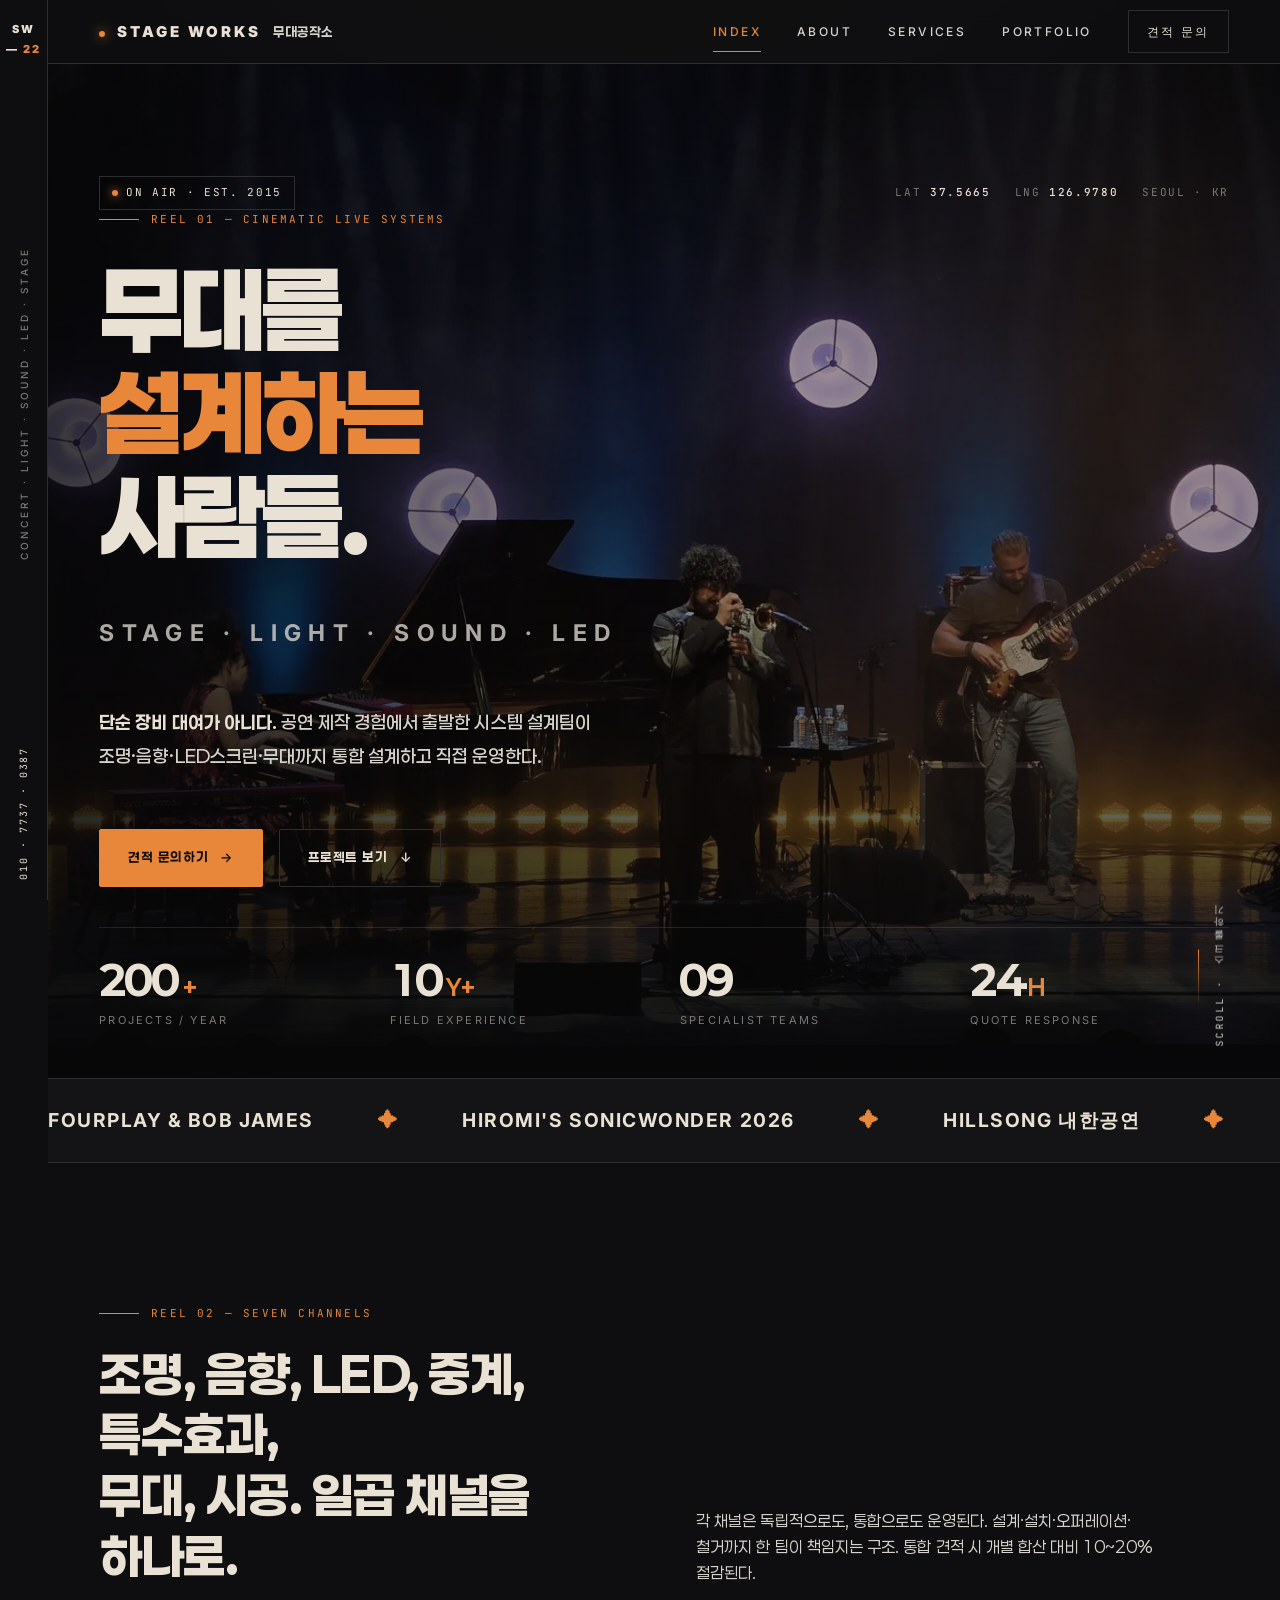
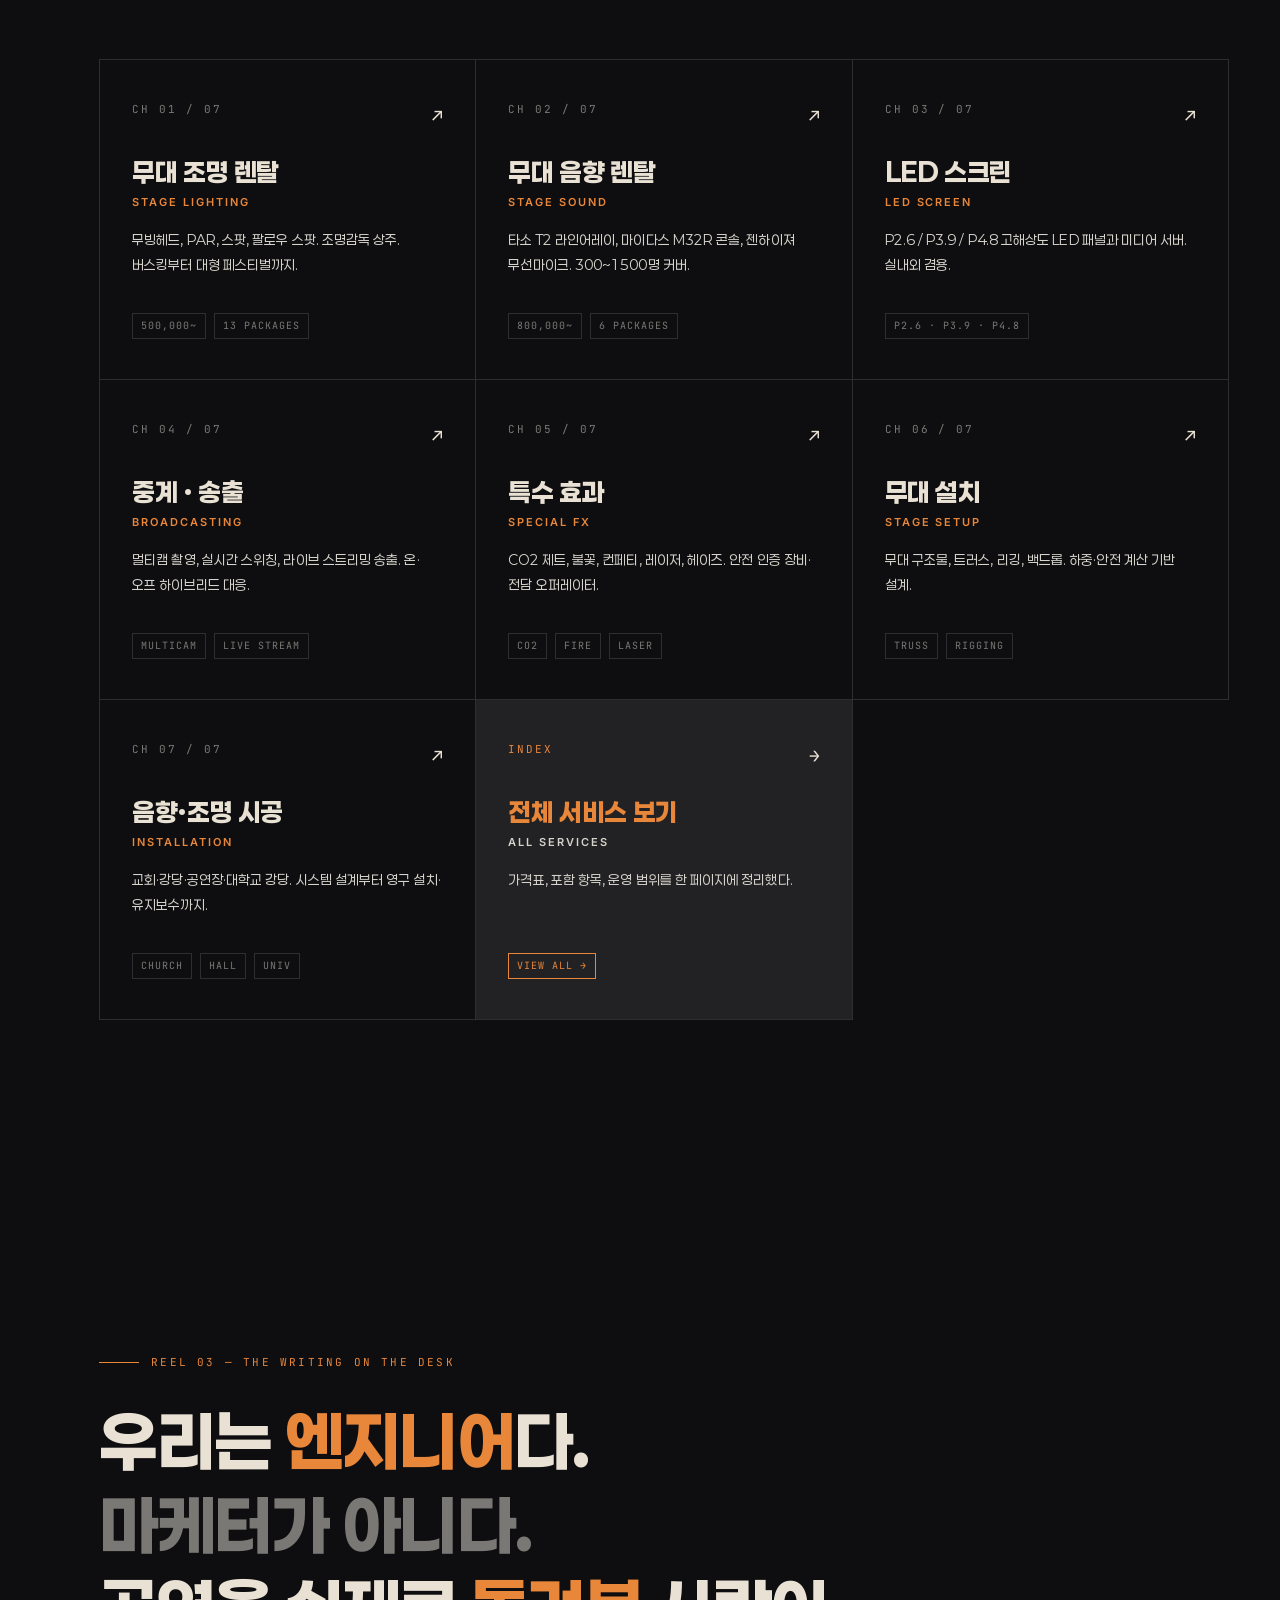
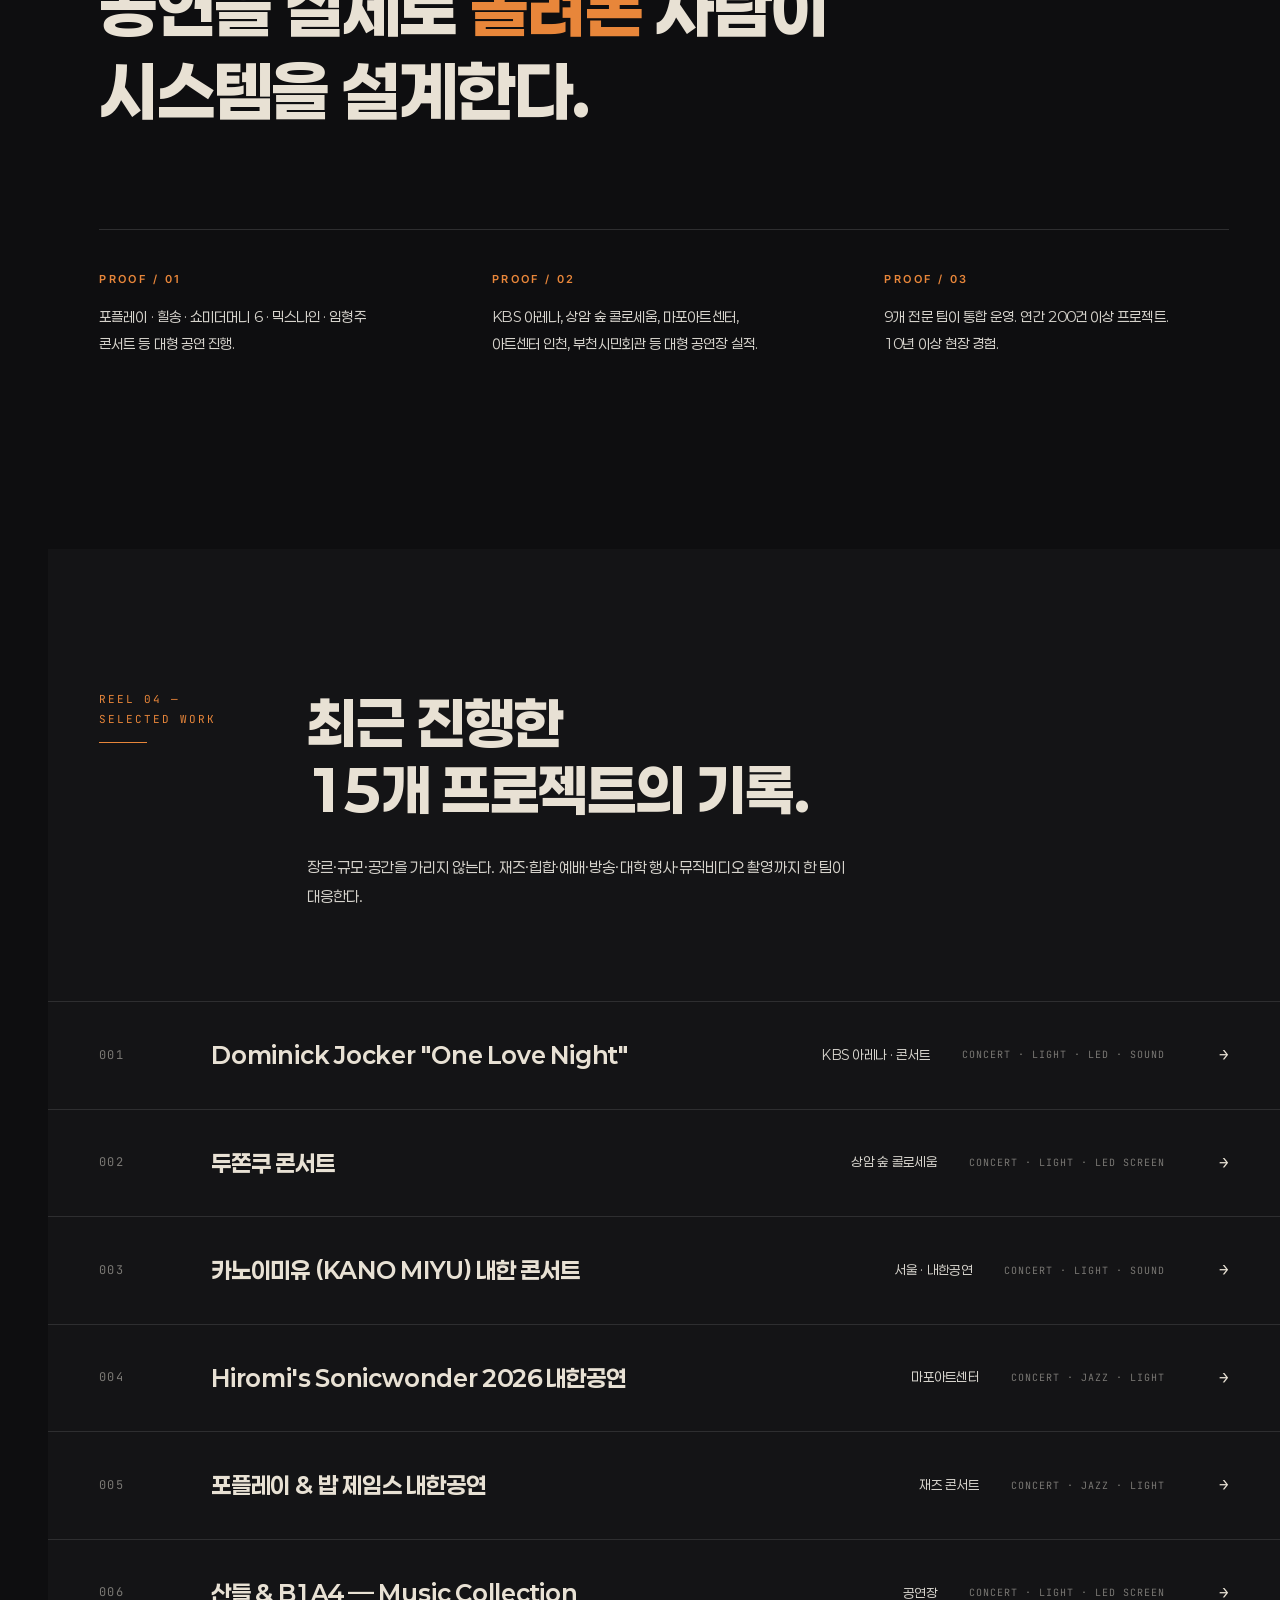
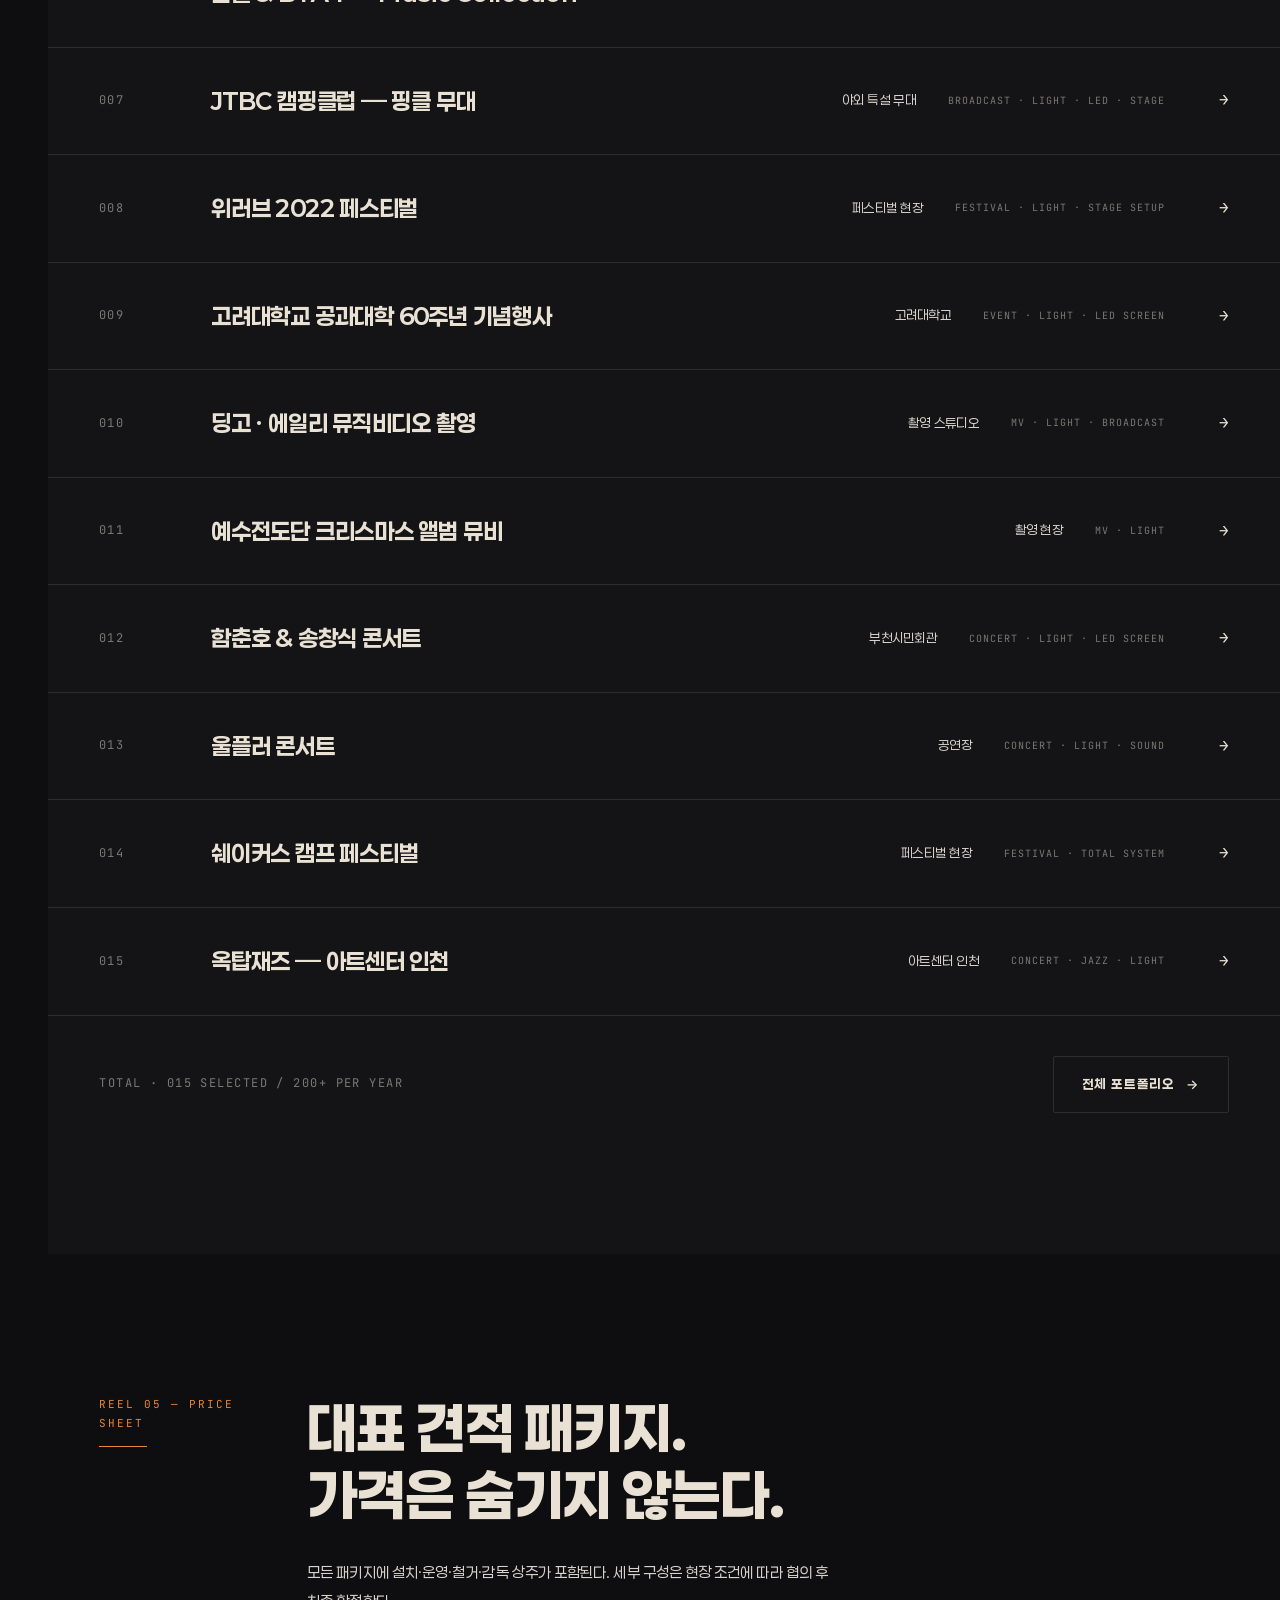
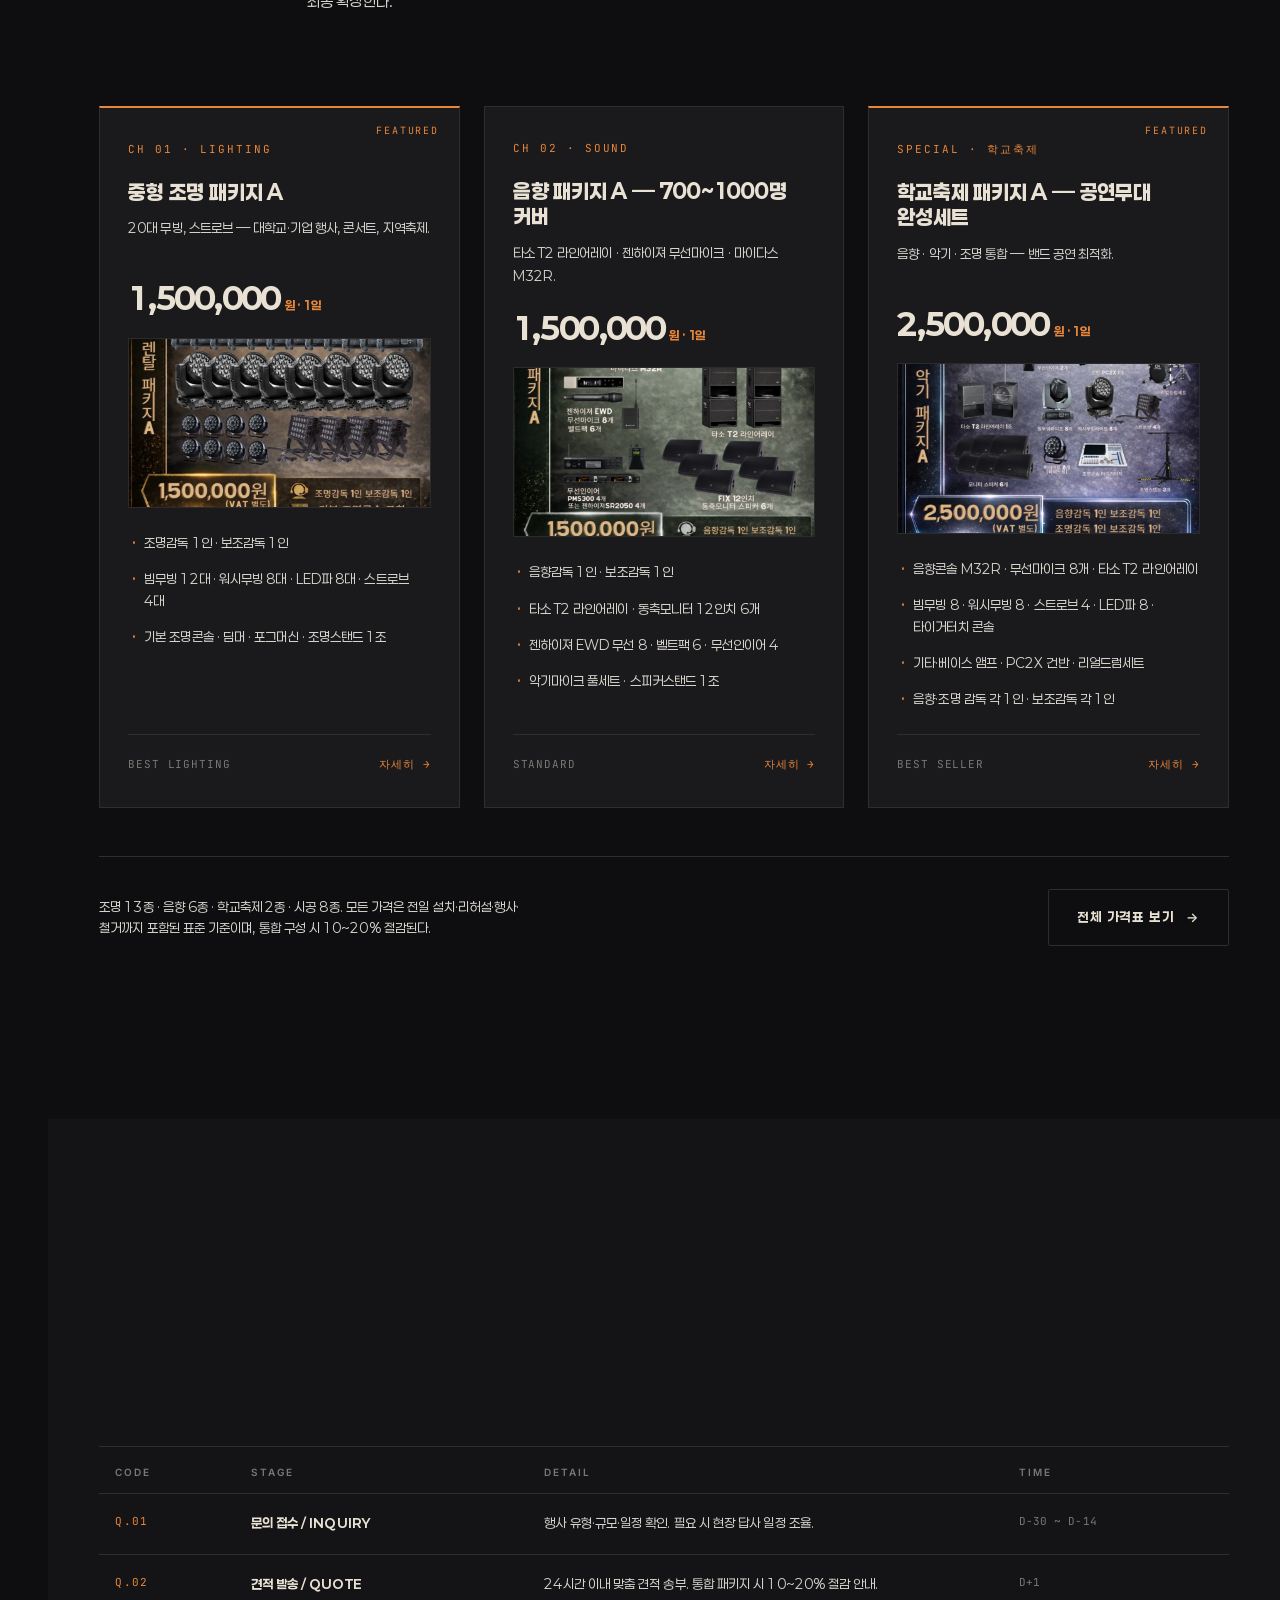
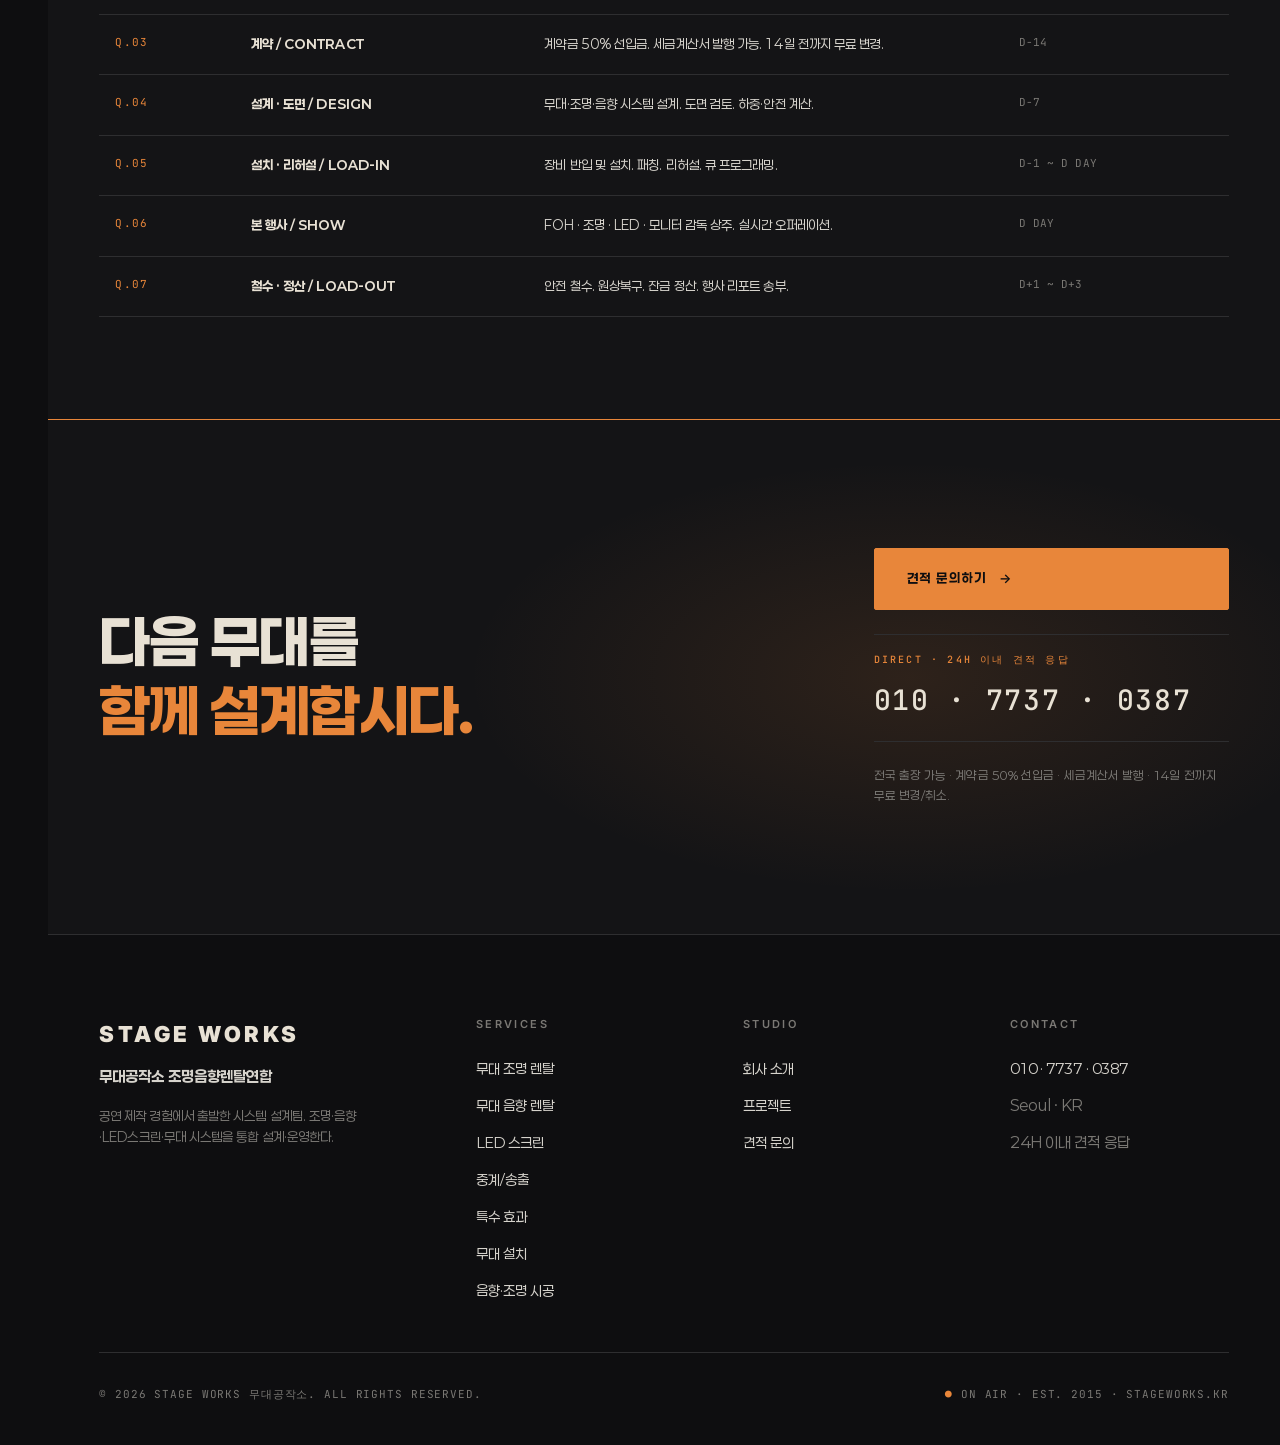
<file: index.html>
<!DOCTYPE html>
<html lang="ko">
<head>
<meta charset="UTF-8">
<meta name="viewport" content="width=device-width, initial-scale=1.0">
<meta name="naver-site-verification" content="57a3d9c13ae2aa60c0386f0fbc1b6410f1b36186" />
<meta name="google-site-verification" content="GtT_WZH4J5cXwimFyzFon6dUFWHQaM4ICwJRIbcRvns" />
<title>STAGE WORKS 무대공작소 · 조명 · 음향 · LED · 무대 시스템</title>
<meta name="description" content="무대공작소 조명음향렌탈연합 — 콘서트·내한공연·야외행사·학교축제 음향 조명 LED 렌탈과 시공. 연간 200건 이상 진행.">
<link rel="canonical" href="https://stageworks.kr/">
<meta property="og:type" content="website">
<meta property="og:site_name" content="STAGE WORKS 무대공작소">
<meta property="og:locale" content="ko_KR">
<meta property="og:url" content="https://stageworks.kr/">
<meta property="og:title" content="STAGE WORKS 무대공작소 · 조명 · 음향 · LED · 무대 시스템">
<meta property="og:description" content="콘서트·내한공연·야외행사·학교축제 음향 조명 LED 렌탈과 시공. 연간 200건 이상 진행하는 무대 전문팀.">
<meta name="twitter:card" content="summary_large_image">
<link rel="preconnect" href="https://fonts.googleapis.com">
<link rel="preconnect" href="https://fonts.gstatic.com" crossorigin>
<link href="https://fonts.googleapis.com/css2?family=Inter:wght@400;500;600;700;800;900&family=JetBrains+Mono:wght@400;500;600&display=swap" rel="stylesheet">
<link rel="stylesheet" href="assets/css/stage.css">
<link rel="icon" type="image/svg+xml" href="data:image/svg+xml,%3Csvg xmlns='http://www.w3.org/2000/svg' viewBox='0 0 32 32'%3E%3Crect width='32' height='32' fill='%230E0E10'/%3E%3Ccircle cx='16' cy='16' r='4' fill='%23E8863A'/%3E%3C/svg%3E">
<style>
/* ============ LANDING-SPECIFIC ============ */

/* HERO */
.hero {
  position: relative;
  min-height: 100vh;
  padding: 0;
  overflow: hidden;
  background: #050507;
}
.hero-img {
  position: absolute; inset: 0;
  background-image: url('assets/hiromi/stage-03.webp');
  background-size: cover; background-position: center;
  filter: grayscale(0.1) contrast(1.02) brightness(0.62) saturate(0.85);
  will-change: transform;
  transition: transform 0.1s linear;
}
.hero-img::after {
  content: ''; position: absolute; inset: 0;
  background:
    linear-gradient(180deg, rgba(14,14,16,0.4) 0%, transparent 30%, transparent 55%, rgba(14,14,16,0.95) 100%),
    linear-gradient(90deg, rgba(14,14,16,0.65) 0%, transparent 55%),
    radial-gradient(ellipse 60% 80% at 85% 35%, rgba(232,134,58,0.18) 0%, transparent 60%);
}
.hero-inner {
  position: relative; z-index: 3;
  min-height: 100vh;
  display: grid; grid-template-rows: auto 1fr auto;
  padding: 112px var(--gutter) 48px;
  max-width: var(--max); margin: 0 auto;
}
.hero-topline {
  display: flex; justify-content: space-between; align-items: center; gap: 24px;
  font-family: 'JetBrains Mono', monospace;
  font-size: 11px; letter-spacing: 0.15em; color: var(--body);
}
.hero-topline .chip {
  display: inline-flex; align-items: center; gap: 8px;
  padding: 6px 12px;
  border: 1px solid var(--line);
  color: var(--ivory);
}
.hero-topline .chip .dot {
  width: 6px; height: 6px; background: var(--amber); border-radius: 50%;
  box-shadow: 0 0 10px var(--amber);
  animation: pulse 2.4s infinite;
}
.hero-topline .tl-meta { color: var(--dim); display: flex; gap: 24px; }
.hero-topline .tl-meta span b { color: var(--ivory); font-weight: 500; }

.hero-main { display: flex; flex-direction: column; justify-content: flex-end; padding-bottom: 40px; }
.hero-cue {
  font-family: 'JetBrains Mono', monospace; font-size: 11px;
  letter-spacing: 0.2em; color: var(--amber);
  margin-bottom: 28px;
  display: flex; align-items: center; gap: 12px;
}
.hero-cue::before { content: ''; display: block; width: 40px; height: 1px; background: var(--amber); }

h1.hero-title {
  font-family: 'Paperlogy', 'Inter', sans-serif;
  font-weight: 900;
  font-size: var(--fs-hero);
  line-height: 1.08;
  letter-spacing: -0.035em;
  color: var(--ivory);
  margin-bottom: 56px;
  max-width: 14ch;
}
h1.hero-title .em {
  color: var(--amber);
  font-style: normal;
  display: inline-block;
}
h1.hero-title .en {
  display: block;
  font-family: 'Inter', sans-serif;
  font-size: 0.24em;
  letter-spacing: 0.32em;
  font-weight: 700;
  color: var(--body);
  margin-top: 48px;
  line-height: 1.4;
  opacity: 0.8;
}

.hero-tag {
  font-size: var(--fs-h3);
  line-height: 1.9;
  color: var(--body);
  max-width: 42ch;
  margin-bottom: 56px;
  font-weight: 500;
}
.hero-tag em { color: var(--ivory); font-style: normal; font-weight: 700; }

.hero-ctas { display: flex; gap: 16px; flex-wrap: wrap; }

.hero-bottom {
  display: grid; grid-template-columns: repeat(4, 1fr);
  gap: 32px;
  padding-top: 32px;
  border-top: 1px solid rgba(232,225,212,0.12);
}
.hero-stat .n {
  font-family: 'Paperlogy', 'Inter', sans-serif;
  font-weight: 800; font-size: clamp(32px, 3.2vw, 48px);
  color: var(--ivory); letter-spacing: -0.02em;
  line-height: 1;
  font-feature-settings: 'tnum' 1;
}
.hero-stat .n .sfx { color: var(--amber); font-size: 0.55em; margin-left: 4px; font-weight: 700; }
.hero-stat .l {
  font-family: 'Inter', sans-serif;
  font-size: 11px; letter-spacing: 0.2em; text-transform: uppercase;
  color: var(--dim);
  margin-top: 10px;
}
@media (max-width: 720px) {
  .hero-bottom { grid-template-columns: repeat(2, 1fr); gap: 20px; }
  .hero-topline .tl-meta { display: none; }
}

.hero-scroll {
  position: absolute; right: var(--gutter); bottom: 32px; z-index: 4;
  display: flex; flex-direction: column; align-items: center; gap: 12px;
  font-family: 'JetBrains Mono', monospace; font-size: 10px;
  letter-spacing: 0.24em; color: var(--body);
  writing-mode: vertical-rl; transform: rotate(180deg);
}
.hero-scroll::before {
  content: ''; display: block; width: 1px; height: 56px;
  background: linear-gradient(to bottom, transparent, var(--amber));
  animation: scrollLine 2.4s var(--ease) infinite;
}
@keyframes scrollLine { 0% { transform: scaleY(0); transform-origin: top; } 50% { transform: scaleY(1); transform-origin: top; } 51% { transform-origin: bottom; } 100% { transform: scaleY(0); transform-origin: bottom; } }
@media (max-width: 900px) { .hero-scroll { display: none; } }

/* MARQUEE */
.mq-wrap {
  border-top: 1px solid var(--line);
  border-bottom: 1px solid var(--line);
  padding: 24px 0;
  overflow: hidden;
  position: relative;
  background: var(--black-2);
}
.mq {
  display: flex; gap: 64px;
  animation: mqScroll 38s linear infinite;
  white-space: nowrap;
  width: max-content;
}
.mq span {
  font-family: 'Inter', sans-serif;
  font-weight: 700; font-size: clamp(16px, 1.5vw, 22px);
  letter-spacing: 0.08em; text-transform: uppercase;
  color: var(--ivory);
}
.mq .sep { color: var(--amber); }
@keyframes mqScroll { from { transform: translateX(0); } to { transform: translateX(-50%); } }

/* SERVICES (7 channels) */
.svc-head {
  display: grid; grid-template-columns: 1fr 1fr; gap: 64px; align-items: end;
  margin-bottom: 72px;
}
@media (max-width: 900px) { .svc-head { grid-template-columns: 1fr; gap: 24px; } }

.svc-grid {
  display: grid;
  grid-template-columns: repeat(3, 1fr);
  border-top: 1px solid var(--line);
  border-left: 1px solid var(--line);
}
.svc-cell {
  position: relative;
  border-right: 1px solid var(--line);
  border-bottom: 1px solid var(--line);
  padding: 40px 32px;
  min-height: 320px;
  display: flex; flex-direction: column; justify-content: space-between;
  transition: background 0.3s var(--ease);
  overflow: hidden;
}
.svc-cell:hover { background: var(--char); }
.svc-cell:hover .svc-num { color: var(--amber); }
.svc-cell::before {
  content: ''; position: absolute; left: 0; right: 0; top: 0;
  height: 1px; background: var(--amber);
  transform: scaleX(0); transform-origin: left;
  transition: transform 0.4s var(--ease);
}
.svc-cell:hover::before { transform: scaleX(1); }
.svc-top { display: flex; justify-content: space-between; align-items: flex-start; margin-bottom: 24px; }
.svc-num {
  font-family: 'JetBrains Mono', monospace;
  font-size: 11px; letter-spacing: 0.18em; color: var(--dim);
  transition: color 0.22s;
}
.svc-cell h3 {
  font-family: 'Paperlogy', sans-serif; font-weight: 800;
  font-size: clamp(22px, 2vw, 30px); letter-spacing: -0.015em;
  color: var(--ivory); line-height: 1.3;
  margin-bottom: 18px;
}
.svc-cell h3 .en {
  display: block;
  font-family: 'Inter', sans-serif; font-size: 11px; font-weight: 600;
  letter-spacing: 0.18em; color: var(--amber);
  margin-top: 6px;
}
.svc-desc { font-size: 13.5px; line-height: 1.85; color: var(--body); }
.svc-tags { display: flex; gap: 8px; flex-wrap: wrap; margin-top: 20px; }
.svc-tags span {
  font-family: 'JetBrains Mono', monospace; font-size: 10px;
  letter-spacing: 0.1em; color: var(--dim);
  padding: 3px 8px; border: 1px solid var(--line);
}
.svc-arrow {
  font-family: 'JetBrains Mono', monospace;
  color: var(--ivory); font-size: 18px;
  transition: transform 0.22s var(--ease), color 0.22s;
}
.svc-cell:hover .svc-arrow { color: var(--amber); transform: translate(4px, -4px); }

@media (max-width: 1100px) { .svc-grid { grid-template-columns: repeat(2, 1fr); } }
@media (max-width: 600px) { .svc-grid { grid-template-columns: 1fr; } }

/* BIG-TYPE MANIFESTO */
.mani {
  padding: clamp(120px, 15vw, 200px) 0;
  position: relative;
  background: var(--black);
}
.mani-inner { max-width: var(--max); margin: 0 auto; padding: 0 var(--gutter); }
.mani-cue { margin-bottom: 48px; }
.mani-text {
  font-family: 'Paperlogy', 'Inter', sans-serif;
  font-weight: 800;
  font-size: clamp(32px, 5.2vw, 86px);
  line-height: 1.25;
  letter-spacing: -0.025em;
  color: var(--ivory);
  max-width: 22ch;
}
.mani-text em {
  color: var(--amber); font-style: normal;
  display: inline-block; position: relative;
}
.mani-text .quiet { color: var(--dim); }
.mani-footer {
  display: grid; grid-template-columns: 1fr 1fr 1fr; gap: 48px;
  margin-top: 96px; padding-top: 40px; border-top: 1px solid var(--line);
}
.mani-footer .block h4 {
  font-family: 'Inter', sans-serif; font-size: 11px; font-weight: 600;
  letter-spacing: 0.22em; text-transform: uppercase; color: var(--amber);
  margin-bottom: 14px;
}
.mani-footer .block p { font-size: 14px; line-height: 1.9; color: var(--body); max-width: 32ch; }
@media (max-width: 720px) { .mani-footer { grid-template-columns: 1fr; gap: 32px; } }

/* PORTFOLIO INDEX */
.pi-section { background: var(--black-2); }
.pi-list { list-style: none; border-top: 1px solid var(--line); }
.pi-item {
  position: relative;
  border-bottom: 1px solid var(--line);
}
.pi-row {
  display: grid;
  grid-template-columns: 80px 1fr auto auto 32px;
  gap: 32px; align-items: center;
  padding: 36px var(--gutter);
  cursor: pointer;
  transition: padding 0.4s var(--ease), color 0.25s var(--ease);
  max-width: var(--max); margin: 0 auto;
}
.pi-item:hover .pi-row { padding-left: calc(var(--gutter) + 20px); }
.pi-item:hover .pi-title { color: var(--amber); }
.pi-item:hover .pi-num { color: var(--amber); }
.pi-num {
  font-family: 'JetBrains Mono', monospace; font-size: 12px;
  letter-spacing: 0.1em; color: var(--dim);
  transition: color 0.25s var(--ease);
}
.pi-title {
  font-family: 'Paperlogy', sans-serif;
  font-size: clamp(18px, 1.8vw, 28px);
  font-weight: 700; color: var(--ivory);
  line-height: 1.5; letter-spacing: -0.01em;
  transition: color 0.25s var(--ease);
}
.pi-venue {
  font-size: 13px; color: var(--body);
  letter-spacing: 0.02em;
}
.pi-tags {
  font-family: 'JetBrains Mono', monospace; font-size: 10px;
  letter-spacing: 0.1em; color: var(--dim);
  text-transform: uppercase;
}
.pi-arr { font-family: 'JetBrains Mono', monospace; color: var(--ivory); font-size: 16px; text-align: right; }

.pi-preview {
  position: fixed; pointer-events: none;
  width: 340px; height: 220px;
  background-size: cover; background-position: center;
  border: 1px solid var(--line);
  opacity: 0; transform: translate(-50%, -50%) scale(0.95);
  transition: opacity 0.25s var(--ease), transform 0.25s var(--ease);
  z-index: 80;
  box-shadow: 0 24px 48px rgba(0,0,0,0.6);
}
.pi-preview.on { opacity: 1; transform: translate(-50%, -50%) scale(1); }

@media (max-width: 900px) {
  .pi-row { grid-template-columns: 48px 1fr 28px; gap: 16px; padding: 20px var(--gutter); }
  .pi-venue, .pi-tags { display: none; }
  .pi-preview { display: none; }
}

.pi-foot {
  display: flex; justify-content: space-between; align-items: center;
  padding: 40px var(--gutter) 0;
  max-width: var(--max); margin: 0 auto;
  flex-wrap: wrap; gap: 16px;
}

/* PACKAGES */
.pk-head { margin-bottom: 72px; }
.pk-grid {
  display: grid; grid-template-columns: repeat(3, 1fr); gap: 24px;
}
@media (max-width: 900px) { .pk-grid { grid-template-columns: 1fr; } }

.pk-card {
  background: var(--char);
  border: 1px solid var(--line);
  padding: 32px 28px;
  position: relative;
  display: flex; flex-direction: column;
  transition: border-color 0.25s var(--ease), transform 0.3s var(--ease);
  min-height: 520px;
}
.pk-card:hover { border-color: var(--amber); transform: translateY(-4px); }
.pk-card.feat { border-top: 2px solid var(--amber); }
.pk-card.feat::before {
  content: 'FEATURED';
  position: absolute; top: 14px; right: 20px;
  font-family: 'JetBrains Mono', monospace;
  font-size: 10px; letter-spacing: 0.18em; color: var(--amber);
}
.pk-ch {
  font-family: 'JetBrains Mono', monospace;
  font-size: 11px; letter-spacing: 0.18em; color: var(--amber);
  margin-bottom: 20px;
}
.pk-card h3 {
  font-family: 'Paperlogy', sans-serif;
  font-size: clamp(19px, 1.6vw, 24px);
  font-weight: 800; color: var(--ivory);
  line-height: 1.25; letter-spacing: -0.01em;
  margin-bottom: 12px;
}
.pk-sub { font-size: 13px; color: var(--body); line-height: 1.8; margin-bottom: 24px; min-height: 42px; }
.pk-price {
  font-family: 'Paperlogy', 'Inter', sans-serif;
  font-weight: 800; font-size: clamp(30px, 2.4vw, 38px);
  color: var(--ivory); letter-spacing: -0.02em;
  font-feature-settings: 'tnum' 1;
  line-height: 1;
}
.pk-price .unit { font-size: 0.4em; color: var(--amber); margin-left: 4px; font-weight: 600; }
.pk-cover {
  width: 100%; aspect-ratio: 16/9;
  background-size: cover; background-position: center;
  margin: 24px 0;
  border: 1px solid var(--line);
  filter: grayscale(0.08) contrast(1.04);
}
.pk-specs {
  list-style: none; display: flex; flex-direction: column; gap: 14px;
  font-size: 13px; color: var(--body); line-height: 1.7;
  flex: 1;
}
.pk-specs li { padding-left: 16px; position: relative; }
.pk-specs li::before { content: '·'; position: absolute; left: 4px; color: var(--amber); font-weight: 700; }
.pk-foot {
  margin-top: 24px; padding-top: 20px; border-top: 1px solid var(--line);
  display: flex; justify-content: space-between; align-items: center;
  font-family: 'JetBrains Mono', monospace; font-size: 11px;
  color: var(--dim); letter-spacing: 0.08em;
}
.pk-foot a { color: var(--amber); }
.pk-foot a:hover { color: var(--amber-2); }

.pk-all {
  display: flex; justify-content: space-between; align-items: center;
  margin-top: 48px; padding: 32px 0;
  border-top: 1px solid var(--line);
  flex-wrap: wrap; gap: 24px;
}
.pk-all-note { font-size: 13px; color: var(--body); max-width: 48ch; line-height: 1.6; }

/* CUE SHEET (venues replaced w/ clients/credits) — since venues excluded */
.cue-sheet {
  width: 100%;
  border-collapse: collapse;
  border-top: 1px solid var(--line);
}
.cue-sheet th, .cue-sheet td {
  padding: 18px 16px;
  text-align: left;
  border-bottom: 1px solid var(--line);
  font-size: 13px;
  vertical-align: top;
}
.cue-sheet th {
  font-family: 'Inter', sans-serif; font-size: 10px;
  letter-spacing: 0.2em; text-transform: uppercase;
  color: var(--dim); font-weight: 600;
  padding-bottom: 12px; padding-top: 16px;
}
.cue-sheet .cs-code { font-family: 'JetBrains Mono', monospace; color: var(--amber); font-size: 11px; letter-spacing: 0.12em; }
.cue-sheet .cs-name { color: var(--ivory); font-weight: 600; }
.cue-sheet .cs-role { color: var(--body); }
.cue-sheet .cs-scope { font-family: 'JetBrains Mono', monospace; color: var(--dim); font-size: 11px; }

/* CTA BLOCK */
.cta-block {
  background: var(--black-2);
  border-top: 1px solid var(--amber);
  padding: clamp(80px, 10vw, 140px) 0;
  position: relative;
  overflow: hidden;
}
.cta-block::before {
  content: ''; position: absolute; inset: 0;
  background: radial-gradient(ellipse 60% 70% at 70% 50%, rgba(232,134,58,0.12), transparent 60%);
  pointer-events: none;
}
.cta-inner {
  max-width: var(--max); margin: 0 auto;
  padding: 0 var(--gutter);
  display: grid; grid-template-columns: 2fr 1fr;
  gap: 64px; align-items: center;
  position: relative; z-index: 2;
}
@media (max-width: 900px) { .cta-inner { grid-template-columns: 1fr; gap: 32px; } }
.cta-inner h2 {
  font-family: 'Paperlogy', sans-serif; font-weight: 800;
  font-size: clamp(32px, 4.5vw, 72px);
  line-height: 1.2; letter-spacing: -0.025em;
  color: var(--ivory); max-width: 16ch;
}
.cta-inner h2 .em { color: var(--amber); }
.cta-right { display: flex; flex-direction: column; gap: 24px; }
.cta-phone {
  font-family: 'JetBrains Mono', monospace;
  font-size: clamp(22px, 2.2vw, 32px);
  letter-spacing: 0.06em; color: var(--ivory); font-weight: 500;
  padding: 16px 0; border-top: 1px solid var(--line); border-bottom: 1px solid var(--line);
}
.cta-phone .lbl { display: block; font-size: 10px; letter-spacing: 0.22em; color: var(--amber); text-transform: uppercase; margin-bottom: 6px; }
.cta-right .mini { font-size: 12px; color: var(--dim); line-height: 1.65; }
</style>
</head>
<body>

<div class="pre" id="pre"><div class="pre-mk"><span>STAGE WORKS</span><div class="pre-bar"></div></div></div>

<!-- LEFT RAIL -->
<aside class="rail">
  <div class="rail-mark">SW<br>— <span style="color:var(--amber)">22</span></div>
  <div class="rail-vert">CONCERT · LIGHT · SOUND · LED · STAGE</div>
  <div class="rail-phone">010 · 7737 · 0387</div>
</aside>

<!-- TOP NAV -->
<header class="nav">
  <a href="index.html" class="nav-brand">
    <span class="dot"></span>
    <span class="mk">STAGE WORKS</span>
    <span class="kr">무대공작소</span>
  </a>
  <nav class="nav-links">
    <a href="index.html" class="active">Index</a>
    <a href="about.html">About</a>
    <a href="services.html">Services</a>
    <a href="portfolio.html">Portfolio</a>
    <a href="contact.html" class="nav-cta">견적 문의</a>
  </nav>
</header>

<main>

<!-- ============ HERO ============ -->
<section class="hero">
  <div class="hero-img" id="heroImg"></div>
  <div class="hero-inner">
    <div class="hero-topline entry">
      <div class="chip"><span class="dot"></span>ON AIR · EST. 2015</div>
      <div class="tl-meta">
        <span>LAT <b>37.5665</b></span>
        <span>LNG <b>126.9780</b></span>
        <span>SEOUL · KR</span>
      </div>
    </div>

    <div class="hero-main entry">
      <div class="hero-cue">REEL 01 — CINEMATIC LIVE SYSTEMS</div>
      <h1 class="hero-title">
        무대를<br>
        <span class="em">설계하는</span><br>
        사람들.
        <span class="en">STAGE · LIGHT · SOUND · LED</span>
      </h1>
      <p class="hero-tag">
        <em>단순 장비 대여가 아니다.</em> 공연 제작 경험에서 출발한 시스템 설계팀이 조명·음향·LED스크린·무대까지 통합 설계하고 직접 운영한다.
      </p>
      <div class="hero-ctas">
        <a href="contact.html" class="btn btn-primary">견적 문의하기 <span class="arr">→</span></a>
        <a href="portfolio.html" class="btn">프로젝트 보기 <span class="arr">↓</span></a>
      </div>
    </div>

    <div class="hero-bottom entry">
      <div class="hero-stat"><div class="n">200<span class="sfx">+</span></div><div class="l">Projects / Year</div></div>
      <div class="hero-stat"><div class="n">10<span class="sfx">Y+</span></div><div class="l">Field Experience</div></div>
      <div class="hero-stat"><div class="n">09</div><div class="l">Specialist Teams</div></div>
      <div class="hero-stat"><div class="n">24<span class="sfx">H</span></div><div class="l">Quote Response</div></div>
    </div>
  </div>
  <div class="hero-scroll">SCROLL · 스크롤하기</div>
</section>

<!-- ============ MARQUEE — CREDITS ============ -->
<div class="mq-wrap">
  <div class="mq">
    <span>FOURPLAY &amp; BOB JAMES</span><span class="sep">✦</span>
    <span>HIROMI'S SONICWONDER 2026</span><span class="sep">✦</span>
    <span>HILLSONG 내한공연</span><span class="sep">✦</span>
    <span>SHOW ME THE MONEY 6</span><span class="sep">✦</span>
    <span>MIX NINE</span><span class="sep">✦</span>
    <span>DOMINICK JOCKER — ONE LOVE NIGHT</span><span class="sep">✦</span>
    <span>JTBC 캠핑클럽 · 핑클</span><span class="sep">✦</span>
    <span>IM HYUNGJOO CONCERT</span><span class="sep">✦</span>
    <span>FOURPLAY &amp; BOB JAMES</span><span class="sep">✦</span>
    <span>HIROMI'S SONICWONDER 2026</span><span class="sep">✦</span>
    <span>HILLSONG 내한공연</span><span class="sep">✦</span>
    <span>SHOW ME THE MONEY 6</span><span class="sep">✦</span>
    <span>MIX NINE</span><span class="sep">✦</span>
    <span>DOMINICK JOCKER — ONE LOVE NIGHT</span><span class="sep">✦</span>
    <span>JTBC 캠핑클럽 · 핑클</span><span class="sep">✦</span>
    <span>IM HYUNGJOO CONCERT</span><span class="sep">✦</span>
  </div>
</div>

<!-- ============ SERVICES — 7 CHANNELS ============ -->
<section class="section" id="services">
  <div class="wrap">
    <div class="svc-head reveal">
      <div>
        <div class="hero-cue" style="margin-bottom:20px">REEL 02 — SEVEN CHANNELS</div>
        <h2 class="mani-text" style="font-size:clamp(28px,3.8vw,56px); max-width:24ch">
          조명, 음향, LED, 중계, 특수효과,<br>무대, 시공. <span class="em">일곱 채널을 하나로.</span>
        </h2>
      </div>
      <p style="font-size:16px; line-height:1.65; color:var(--body); max-width:42ch;">
        각 채널은 독립적으로도, 통합으로도 운영된다. 설계·설치·오퍼레이션·철거까지 한 팀이 책임지는 구조. 통합 견적 시 개별 합산 대비 10~20% 절감된다.
      </p>
    </div>

    <div class="svc-grid reveal reveal-slow">
      <a href="services.html#lighting" class="svc-cell">
        <div>
          <div class="svc-top">
            <div class="svc-num">CH 01 / 07</div>
            <div class="svc-arrow">↗</div>
          </div>
          <h3>무대 조명 렌탈<span class="en">STAGE LIGHTING</span></h3>
          <p class="svc-desc">무빙헤드, PAR, 스팟, 팔로우 스팟. 조명감독 상주. 버스킹부터 대형 페스티벌까지.</p>
        </div>
        <div class="svc-tags"><span>500,000~</span><span>13 PACKAGES</span></div>
      </a>

      <a href="services.html#sound" class="svc-cell">
        <div>
          <div class="svc-top">
            <div class="svc-num">CH 02 / 07</div>
            <div class="svc-arrow">↗</div>
          </div>
          <h3>무대 음향 렌탈<span class="en">STAGE SOUND</span></h3>
          <p class="svc-desc">타소 T2 라인어레이, 마이다스 M32R 콘솔, 젠하이져 무선마이크. 300~1500명 커버.</p>
        </div>
        <div class="svc-tags"><span>800,000~</span><span>6 PACKAGES</span></div>
      </a>

      <a href="services.html#led" class="svc-cell">
        <div>
          <div class="svc-top">
            <div class="svc-num">CH 03 / 07</div>
            <div class="svc-arrow">↗</div>
          </div>
          <h3>LED 스크린<span class="en">LED SCREEN</span></h3>
          <p class="svc-desc">P2.6 / P3.9 / P4.8 고해상도 LED 패널과 미디어 서버. 실내외 겸용.</p>
        </div>
        <div class="svc-tags"><span>P2.6 · P3.9 · P4.8</span></div>
      </a>

      <a href="services.html#broadcast" class="svc-cell">
        <div>
          <div class="svc-top">
            <div class="svc-num">CH 04 / 07</div>
            <div class="svc-arrow">↗</div>
          </div>
          <h3>중계 · 송출<span class="en">BROADCASTING</span></h3>
          <p class="svc-desc">멀티캠 촬영, 실시간 스위칭, 라이브 스트리밍 송출. 온·오프 하이브리드 대응.</p>
        </div>
        <div class="svc-tags"><span>MULTICAM</span><span>LIVE STREAM</span></div>
      </a>

      <a href="services.html#sfx" class="svc-cell">
        <div>
          <div class="svc-top">
            <div class="svc-num">CH 05 / 07</div>
            <div class="svc-arrow">↗</div>
          </div>
          <h3>특수 효과<span class="en">SPECIAL FX</span></h3>
          <p class="svc-desc">CO2 제트, 불꽃, 컨페티, 레이저, 헤이즈. 안전 인증 장비·전담 오퍼레이터.</p>
        </div>
        <div class="svc-tags"><span>CO2</span><span>FIRE</span><span>LASER</span></div>
      </a>

      <a href="services.html#stage" class="svc-cell">
        <div>
          <div class="svc-top">
            <div class="svc-num">CH 06 / 07</div>
            <div class="svc-arrow">↗</div>
          </div>
          <h3>무대 설치<span class="en">STAGE SETUP</span></h3>
          <p class="svc-desc">무대 구조물, 트러스, 리깅, 백드롭. 하중·안전 계산 기반 설계.</p>
        </div>
        <div class="svc-tags"><span>TRUSS</span><span>RIGGING</span></div>
      </a>

      <a href="services.html#install" class="svc-cell">
        <div>
          <div class="svc-top">
            <div class="svc-num">CH 07 / 07</div>
            <div class="svc-arrow">↗</div>
          </div>
          <h3>음향·조명 시공<span class="en">INSTALLATION</span></h3>
          <p class="svc-desc">교회·강당·공연장·대학교 강당. 시스템 설계부터 영구 설치·유지보수까지.</p>
        </div>
        <div class="svc-tags"><span>CHURCH</span><span>HALL</span><span>UNIV</span></div>
      </a>

      <a href="services.html" class="svc-cell" style="background:var(--char-2)">
        <div>
          <div class="svc-top">
            <div class="svc-num" style="color:var(--amber)">INDEX</div>
            <div class="svc-arrow">→</div>
          </div>
          <h3 style="color:var(--amber)">전체 서비스 보기<span class="en" style="color:var(--body)">ALL SERVICES</span></h3>
          <p class="svc-desc">가격표, 포함 항목, 운영 범위를 한 페이지에 정리했다.</p>
        </div>
        <div class="svc-tags"><span style="color:var(--amber); border-color:var(--amber)">VIEW ALL →</span></div>
      </a>
    </div>
  </div>
</section>

<!-- ============ MANIFESTO — BIG TYPE ============ -->
<section class="mani">
  <div class="mani-inner">
    <div class="hero-cue reveal">REEL 03 — THE WRITING ON THE DESK</div>
    <p class="mani-text reveal">
      우리는 <em>엔지니어</em>다.<br>
      <span class="quiet">마케터가 아니다.</span><br>
      공연을 실제로 <em>돌려본</em> 사람이<br>
      시스템을 설계한다.
    </p>

    <div class="mani-footer">
      <div class="block reveal"><h4>PROOF / 01</h4><p>포플레이 · 힐송 · 쇼미더머니 6 · 믹스나인 · 임형주 콘서트 등 대형 공연 진행.</p></div>
      <div class="block reveal"><h4>PROOF / 02</h4><p>KBS 아레나, 상암 숲 콜로세움, 마포아트센터, 아트센터 인천, 부천시민회관 등 대형 공연장 실적.</p></div>
      <div class="block reveal"><h4>PROOF / 03</h4><p>9개 전문 팀이 통합 운영. 연간 200건 이상 프로젝트. 10년 이상 현장 경험.</p></div>
    </div>
  </div>
</section>

<!-- ============ PORTFOLIO INDEX ============ -->
<section class="section pi-section" id="portfolio">
  <div class="wrap">
    <div class="section-head reveal">
      <div class="meta">
        <div class="cue">REEL 04 — SELECTED WORK</div>
        <div class="rule-amber"></div>
      </div>
      <div>
        <h2>최근 진행한<br>15개 프로젝트의 기록.</h2>
        <p class="kicker">장르·규모·공간을 가리지 않는다. 재즈·힙합·예배·방송·대학 행사·뮤직비디오 촬영까지 한 팀이 대응한다.</p>
      </div>
    </div>
  </div>

  <ul class="pi-list" id="piList">
    <li class="pi-item reveal" data-img="assets/dominick/new-01.webp">
      <a class="pi-row" href="portfolio.html#dominick">
        <span class="pi-num">001</span>
        <span class="pi-title">Dominick Jocker "One Love Night"</span>
        <span class="pi-venue">KBS 아레나 · 콘서트</span>
        <span class="pi-tags">CONCERT · LIGHT · LED · SOUND</span>
        <span class="pi-arr">→</span>
      </a>
    </li>
    <li class="pi-item reveal" data-img="assets/dujeonku/new-01.webp">
      <a class="pi-row" href="portfolio.html#dujeonku">
        <span class="pi-num">002</span>
        <span class="pi-title">두쫀쿠 콘서트</span>
        <span class="pi-venue">상암 숲 콜로세움</span>
        <span class="pi-tags">CONCERT · LIGHT · LED SCREEN</span>
        <span class="pi-arr">→</span>
      </a>
    </li>
    <li class="pi-item reveal" data-img="assets/kanoimiyu/new-01.webp">
      <a class="pi-row" href="portfolio.html#kanoimiyu">
        <span class="pi-num">003</span>
        <span class="pi-title">카노이미유 (KANO MIYU) 내한 콘서트</span>
        <span class="pi-venue">서울 · 내한공연</span>
        <span class="pi-tags">CONCERT · LIGHT · SOUND</span>
        <span class="pi-arr">→</span>
      </a>
    </li>
    <li class="pi-item reveal" data-img="assets/hiromi/stage-03.webp">
      <a class="pi-row" href="portfolio.html#hiromi">
        <span class="pi-num">004</span>
        <span class="pi-title">Hiromi's Sonicwonder 2026 내한공연</span>
        <span class="pi-venue">마포아트센터</span>
        <span class="pi-tags">CONCERT · JAZZ · LIGHT</span>
        <span class="pi-arr">→</span>
      </a>
    </li>
    <li class="pi-item reveal" data-img="assets/fourplay/stage-01.webp">
      <a class="pi-row" href="portfolio.html#fourplay">
        <span class="pi-num">005</span>
        <span class="pi-title">포플레이 &amp; 밥 제임스 내한공연</span>
        <span class="pi-venue">재즈 콘서트</span>
        <span class="pi-tags">CONCERT · JAZZ · LIGHT</span>
        <span class="pi-arr">→</span>
      </a>
    </li>
    <li class="pi-item reveal" data-img="assets/sandle/stage-01.webp">
      <a class="pi-row" href="portfolio.html#sandle">
        <span class="pi-num">006</span>
        <span class="pi-title">산들 &amp; B1A4 — Music Collection</span>
        <span class="pi-venue">공연장</span>
        <span class="pi-tags">CONCERT · LIGHT · LED SCREEN</span>
        <span class="pi-arr">→</span>
      </a>
    </li>
    <li class="pi-item reveal" data-img="assets/finkl/stage-01.webp">
      <a class="pi-row" href="portfolio.html#finkl">
        <span class="pi-num">007</span>
        <span class="pi-title">JTBC 캠핑클럽 — 핑클 무대</span>
        <span class="pi-venue">야외 특설 무대</span>
        <span class="pi-tags">BROADCAST · LIGHT · LED · STAGE</span>
        <span class="pi-arr">→</span>
      </a>
    </li>
    <li class="pi-item reveal" data-img="assets/welove2022/stage-01.webp">
      <a class="pi-row" href="portfolio.html#welove2022">
        <span class="pi-num">008</span>
        <span class="pi-title">위러브 2022 페스티벌</span>
        <span class="pi-venue">페스티벌 현장</span>
        <span class="pi-tags">FESTIVAL · LIGHT · STAGE SETUP</span>
        <span class="pi-arr">→</span>
      </a>
    </li>
    <li class="pi-item reveal" data-img="assets/korea-univ/stage-01.webp">
      <a class="pi-row" href="portfolio.html#koreauniv">
        <span class="pi-num">009</span>
        <span class="pi-title">고려대학교 공과대학 60주년 기념행사</span>
        <span class="pi-venue">고려대학교</span>
        <span class="pi-tags">EVENT · LIGHT · LED SCREEN</span>
        <span class="pi-arr">→</span>
      </a>
    </li>
    <li class="pi-item reveal" data-img="assets/ailee/stage-01.webp">
      <a class="pi-row" href="portfolio.html#ailee">
        <span class="pi-num">010</span>
        <span class="pi-title">딩고 · 에일리 뮤직비디오 촬영</span>
        <span class="pi-venue">촬영 스튜디오</span>
        <span class="pi-tags">MV · LIGHT · BROADCAST</span>
        <span class="pi-arr">→</span>
      </a>
    </li>
    <li class="pi-item reveal" data-img="assets/ywam/stage-01.webp">
      <a class="pi-row" href="portfolio.html#ywam">
        <span class="pi-num">011</span>
        <span class="pi-title">예수전도단 크리스마스 앨범 뮤비</span>
        <span class="pi-venue">촬영 현장</span>
        <span class="pi-tags">MV · LIGHT</span>
        <span class="pi-arr">→</span>
      </a>
    </li>
    <li class="pi-item reveal" data-img="assets/hamchunho/stage-03.webp">
      <a class="pi-row" href="portfolio.html#hamchunho">
        <span class="pi-num">012</span>
        <span class="pi-title">함춘호 &amp; 송창식 콘서트</span>
        <span class="pi-venue">부천시민회관</span>
        <span class="pi-tags">CONCERT · LIGHT · LED SCREEN</span>
        <span class="pi-arr">→</span>
      </a>
    </li>
    <li class="pi-item reveal" data-img="assets/woolpla/stage-01.webp">
      <a class="pi-row" href="portfolio.html#woolpla">
        <span class="pi-num">013</span>
        <span class="pi-title">울플러 콘서트</span>
        <span class="pi-venue">공연장</span>
        <span class="pi-tags">CONCERT · LIGHT · SOUND</span>
        <span class="pi-arr">→</span>
      </a>
    </li>
    <li class="pi-item reveal" data-img="assets/shakers/stage-01.webp">
      <a class="pi-row" href="portfolio.html#shakers">
        <span class="pi-num">014</span>
        <span class="pi-title">쉐이커스 캠프 페스티벌</span>
        <span class="pi-venue">페스티벌 현장</span>
        <span class="pi-tags">FESTIVAL · TOTAL SYSTEM</span>
        <span class="pi-arr">→</span>
      </a>
    </li>
    <li class="pi-item reveal" data-img="assets/oktopjazz/stage-01.webp">
      <a class="pi-row" href="portfolio.html#oktopjazz">
        <span class="pi-num">015</span>
        <span class="pi-title">옥탑재즈 — 아트센터 인천</span>
        <span class="pi-venue">아트센터 인천</span>
        <span class="pi-tags">CONCERT · JAZZ · LIGHT</span>
        <span class="pi-arr">→</span>
      </a>
    </li>
  </ul>

  <div class="pi-foot">
    <span class="mono" style="font-size:12px; letter-spacing:.12em; color:var(--dim)">TOTAL · 015 SELECTED / 200+ PER YEAR</span>
    <a href="portfolio.html" class="btn">전체 포트폴리오 <span class="arr">→</span></a>
  </div>

  <div class="pi-preview" id="piPreview"></div>
</section>

<!-- ============ FEATURED PACKAGES ============ -->
<section class="section" id="packages">
  <div class="wrap">
    <div class="section-head reveal">
      <div class="meta">
        <div class="cue">REEL 05 — PRICE SHEET</div>
        <div class="rule-amber"></div>
      </div>
      <div>
        <h2>대표 견적 패키지.<br>가격은 숨기지 않는다.</h2>
        <p class="kicker">모든 패키지에 설치·운영·철거·감독 상주가 포함된다. 세부 구성은 현장 조건에 따라 협의 후 최종 확정한다.</p>
      </div>
    </div>

    <div class="pk-grid">

      <article class="pk-card feat reveal">
        <div class="pk-ch">CH 01 · LIGHTING</div>
        <h3>중형 조명 패키지 A</h3>
        <p class="pk-sub">20대 무빙, 스트로브 — 대학교·기업 행사, 콘서트, 지역축제.</p>
        <div class="pk-price">1,500,000<span class="unit">원 · 1일</span></div>
        <div class="pk-cover" style="background-image:url('assets/lighting-packages/6.webp')"></div>
        <ul class="pk-specs">
          <li>조명감독 1인 · 보조감독 1인</li>
          <li>빔무빙 12대 · 워시무빙 8대 · LED파 8대 · 스트로브 4대</li>
          <li>기본 조명콘솔 · 딤머 · 포그머신 · 조명스탠드 1조</li>
        </ul>
        <div class="pk-foot"><span>BEST LIGHTING</span><a href="services.html#lighting">자세히 →</a></div>
      </article>

      <article class="pk-card reveal">
        <div class="pk-ch">CH 02 · SOUND</div>
        <h3>음향 패키지 A — 700~1000명 커버</h3>
        <p class="pk-sub">타소 T2 라인어레이 · 젠하이져 무선마이크 · 마이다스 M32R.</p>
        <div class="pk-price">1,500,000<span class="unit">원 · 1일</span></div>
        <div class="pk-cover" style="background-image:url('assets/sound-packages/package-a.webp')"></div>
        <ul class="pk-specs">
          <li>음향감독 1인 · 보조감독 1인</li>
          <li>타소 T2 라인어레이 · 동축모니터 12인치 6개</li>
          <li>젠하이져 EWD 무선 8 · 벨트팩 6 · 무선인이어 4</li>
          <li>악기마이크 풀세트 · 스피커스탠드 1조</li>
        </ul>
        <div class="pk-foot"><span>STANDARD</span><a href="services.html#sound">자세히 →</a></div>
      </article>

      <article class="pk-card feat reveal">
        <div class="pk-ch">SPECIAL · 학교축제</div>
        <h3>학교축제 패키지 A — 공연무대 완성세트</h3>
        <p class="pk-sub">음향 · 악기 · 조명 통합 — 밴드 공연 최적화.</p>
        <div class="pk-price">2,500,000<span class="unit">원 · 1일</span></div>
        <div class="pk-cover" style="background-image:url('assets/sound-packages/school-a.webp')"></div>
        <ul class="pk-specs">
          <li>음향콘솔 M32R · 무선마이크 8개 · 타소 T2 라인어레이</li>
          <li>빔무빙 8 · 워시무빙 8 · 스트로브 4 · LED파 8 · 타이거터치 콘솔</li>
          <li>기타·베이스 앰프 · PC2X 건반 · 리얼드럼세트</li>
          <li>음향·조명 감독 각 1인 · 보조감독 각 1인</li>
        </ul>
        <div class="pk-foot"><span>BEST SELLER</span><a href="services.html#sound">자세히 →</a></div>
      </article>

    </div>

    <div class="pk-all">
      <p class="pk-all-note">조명 13종 · 음향 6종 · 학교축제 2종 · 시공 8종. 모든 가격은 전일 설치·리허설·행사·철거까지 포함된 표준 기준이며, 통합 구성 시 10~20% 절감된다.</p>
      <a href="services.html" class="btn">전체 가격표 보기 <span class="arr">→</span></a>
    </div>
  </div>
</section>

<!-- ============ PROCESS / CUE SHEET ============ -->
<section class="section-sm" style="background:var(--black-2)">
  <div class="wrap">
    <div class="section-head reveal">
      <div class="meta">
        <div class="cue">REEL 06 — PROCESS</div>
        <div class="rule-amber"></div>
      </div>
      <div>
        <h2>견적에서 철수까지,<br>큐 시트로 관리한다.</h2>
      </div>
    </div>

    <table class="cue-sheet reveal">
      <thead>
        <tr>
          <th style="width:12%">CODE</th>
          <th style="width:26%">STAGE</th>
          <th style="width:42%">DETAIL</th>
          <th style="width:20%">TIME</th>
        </tr>
      </thead>
      <tbody>
        <tr>
          <td class="cs-code">Q.01</td>
          <td class="cs-name">문의 접수 / INQUIRY</td>
          <td class="cs-role">행사 유형·규모·일정 확인. 필요 시 현장 답사 일정 조율.</td>
          <td class="cs-scope">D-30 ~ D-14</td>
        </tr>
        <tr>
          <td class="cs-code">Q.02</td>
          <td class="cs-name">견적 발송 / QUOTE</td>
          <td class="cs-role">24시간 이내 맞춤 견적 송부. 통합 패키지 시 10~20% 절감 안내.</td>
          <td class="cs-scope">D+1</td>
        </tr>
        <tr>
          <td class="cs-code">Q.03</td>
          <td class="cs-name">계약 / CONTRACT</td>
          <td class="cs-role">계약금 50% 선입금. 세금계산서 발행 가능. 14일 전까지 무료 변경.</td>
          <td class="cs-scope">D-14</td>
        </tr>
        <tr>
          <td class="cs-code">Q.04</td>
          <td class="cs-name">설계 · 도면 / DESIGN</td>
          <td class="cs-role">무대·조명·음향 시스템 설계. 도면 검토. 하중·안전 계산.</td>
          <td class="cs-scope">D-7</td>
        </tr>
        <tr>
          <td class="cs-code">Q.05</td>
          <td class="cs-name">설치 · 리허설 / LOAD-IN</td>
          <td class="cs-role">장비 반입 및 설치. 패칭. 리허설. 큐 프로그래밍.</td>
          <td class="cs-scope">D-1 ~ D DAY</td>
        </tr>
        <tr>
          <td class="cs-code">Q.06</td>
          <td class="cs-name">본 행사 / SHOW</td>
          <td class="cs-role">FOH · 조명 · LED · 모니터 감독 상주. 실시간 오퍼레이션.</td>
          <td class="cs-scope">D DAY</td>
        </tr>
        <tr>
          <td class="cs-code">Q.07</td>
          <td class="cs-name">철수 · 정산 / LOAD-OUT</td>
          <td class="cs-role">안전 철수. 원상복구. 잔금 정산. 행사 리포트 송부.</td>
          <td class="cs-scope">D+1 ~ D+3</td>
        </tr>
      </tbody>
    </table>
  </div>
</section>

<!-- ============ CTA BLOCK ============ -->
<section class="cta-block">
  <div class="cta-inner">
    <h2 class="reveal">
      다음 무대를<br>
      <span class="em">함께 설계합시다.</span>
    </h2>
    <div class="cta-right reveal">
      <a href="contact.html" class="btn btn-primary" style="padding:18px 32px">견적 문의하기 <span class="arr">→</span></a>
      <a href="tel:+8201077370387" class="cta-phone">
        <span class="lbl">DIRECT · 24H 이내 견적 응답</span>
        010 · 7737 · 0387
      </a>
      <p class="mini">전국 출장 가능 · 계약금 50% 선입금 · 세금계산서 발행 · 14일 전까지 무료 변경/취소.</p>
    </div>
  </div>
</section>

</main>

<!-- ============ FOOTER ============ -->
<footer class="foot">
  <div class="foot-grid">
    <div class="foot-brand">
      <div class="mk">STAGE WORKS</div>
      <div class="kr">무대공작소 조명음향렌탈연합</div>
      <p>공연 제작 경험에서 출발한 시스템 설계팀. 조명·음향·LED스크린·무대 시스템을 통합 설계·운영한다.</p>
    </div>
    <div>
      <h4>Services</h4>
      <ul>
        <li><a href="services.html#lighting">무대 조명 렌탈</a></li>
        <li><a href="services.html#sound">무대 음향 렌탈</a></li>
        <li><a href="services.html#led">LED 스크린</a></li>
        <li><a href="services.html#broadcast">중계/송출</a></li>
        <li><a href="services.html#sfx">특수 효과</a></li>
        <li><a href="services.html#stage">무대 설치</a></li>
        <li><a href="services.html#install">음향·조명 시공</a></li>
      </ul>
    </div>
    <div>
      <h4>Studio</h4>
      <ul>
        <li><a href="about.html">회사 소개</a></li>
        <li><a href="portfolio.html">프로젝트</a></li>
        <li><a href="contact.html">견적 문의</a></li>
      </ul>
    </div>
    <div>
      <h4>Contact</h4>
      <ul>
        <li><a href="tel:+8201077370387">010 · 7737 · 0387</a></li>
        <li style="color:var(--dim)">Seoul · KR</li>
        <li style="color:var(--dim)">24H 이내 견적 응답</li>
      </ul>
    </div>
  </div>
  <div class="foot-bottom">
    <span>© 2026 STAGE WORKS 무대공작소. ALL RIGHTS RESERVED.</span>
    <span><span class="amber-dot">●</span> ON AIR · EST. 2015 · STAGEWORKS.KR</span>
  </div>
</footer>

<script>
// Preloader
window.addEventListener('load', () => {
  setTimeout(() => document.getElementById('pre').classList.add('done'), 600);
});

// Reveal on scroll
const io = new IntersectionObserver((entries) => {
  entries.forEach(e => { if (e.isIntersecting) { e.target.classList.add('vis'); io.unobserve(e.target); } });
}, { threshold: 0.12, rootMargin: '0px 0px -60px 0px' });
document.querySelectorAll('.reveal').forEach(el => io.observe(el));

// Parallax on hero image
const heroImg = document.getElementById('heroImg');
if (heroImg) {
  window.addEventListener('scroll', () => {
    const y = window.scrollY;
    if (y < window.innerHeight * 1.2) {
      heroImg.style.transform = `translateY(${y * 0.25}px) scale(${1 + y * 0.0003})`;
    }
  }, { passive: true });
}

// Portfolio preview thumbnail follow cursor
const piItems = document.querySelectorAll('.pi-item');
const piPreview = document.getElementById('piPreview');
let piAF = null;
piItems.forEach(item => {
  item.addEventListener('mouseenter', () => {
    piPreview.style.backgroundImage = `url('${item.dataset.img}')`;
    piPreview.classList.add('on');
  });
  item.addEventListener('mouseleave', () => {
    piPreview.classList.remove('on');
  });
});
document.addEventListener('mousemove', (e) => {
  if (!piPreview.classList.contains('on')) return;
  if (piAF) cancelAnimationFrame(piAF);
  piAF = requestAnimationFrame(() => {
    piPreview.style.left = e.clientX + 'px';
    piPreview.style.top = e.clientY + 'px';
  });
});
</script>
</body>
</html>
</file>
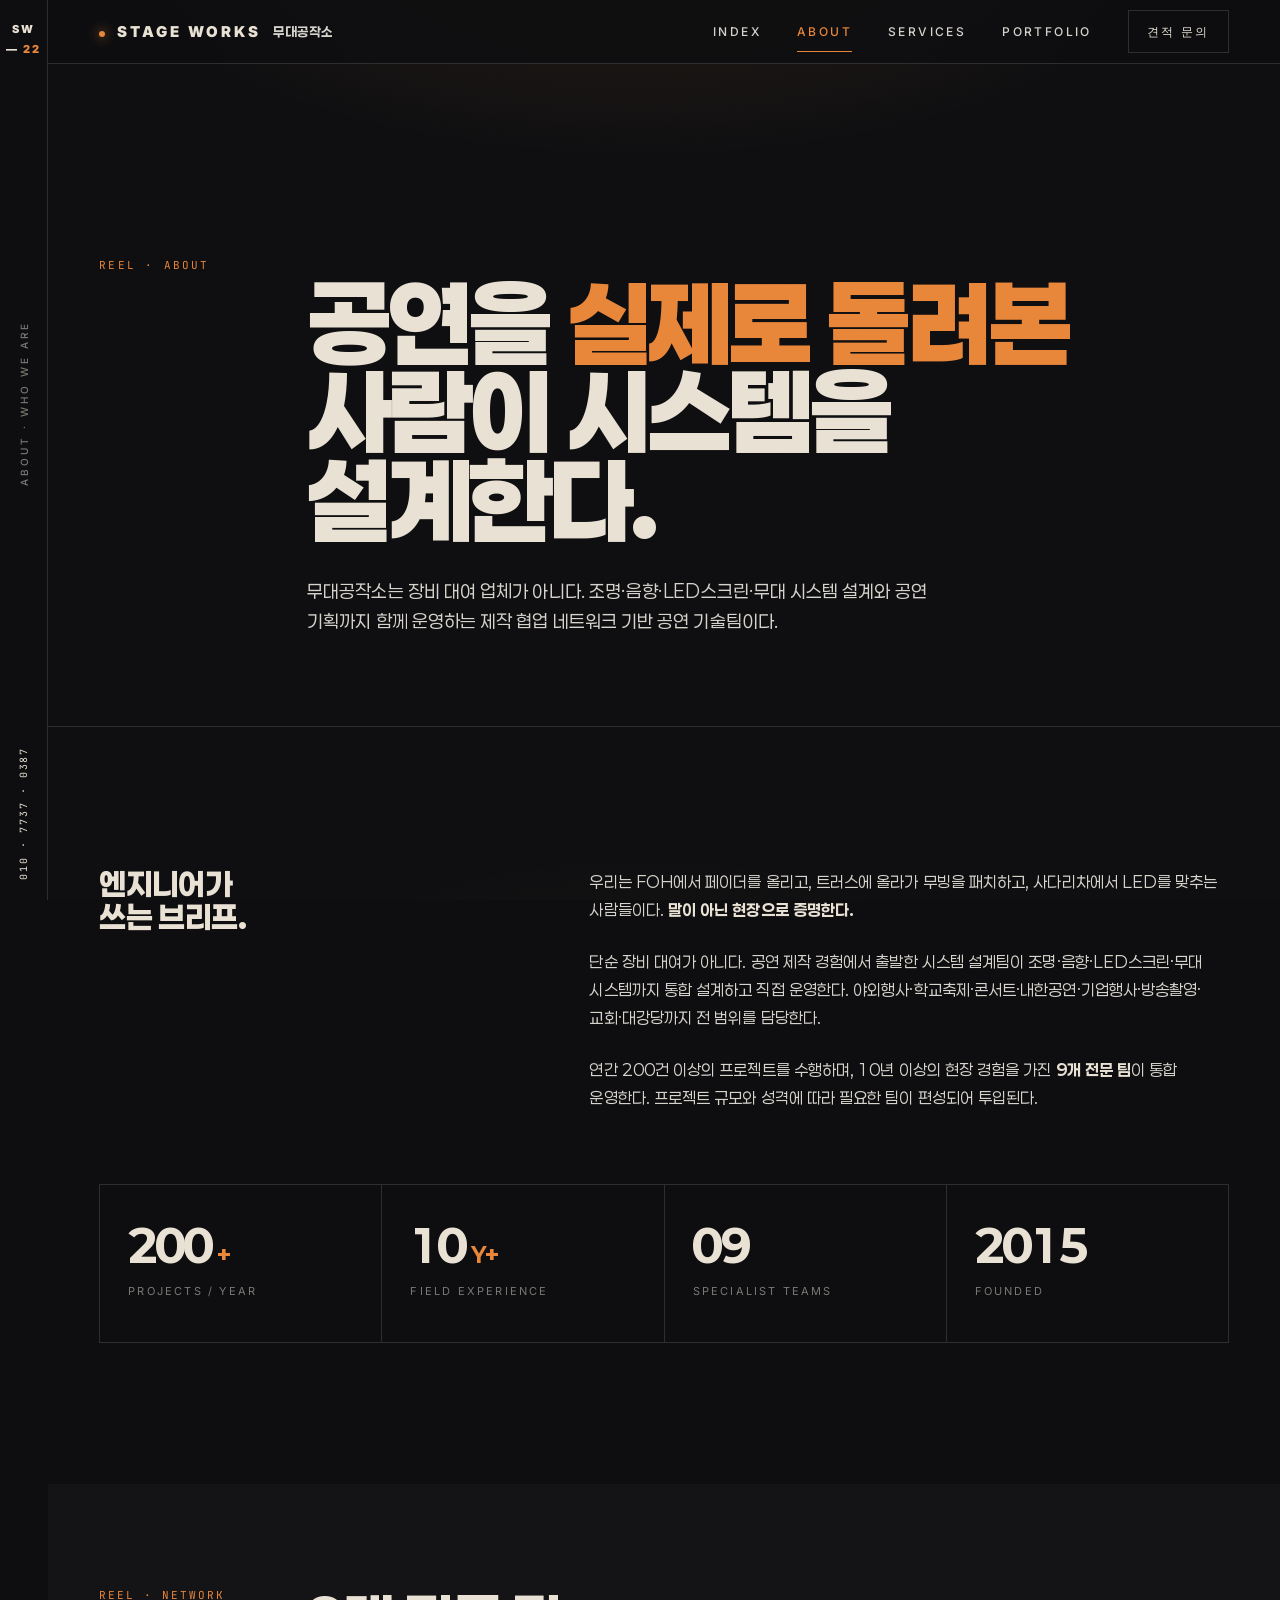
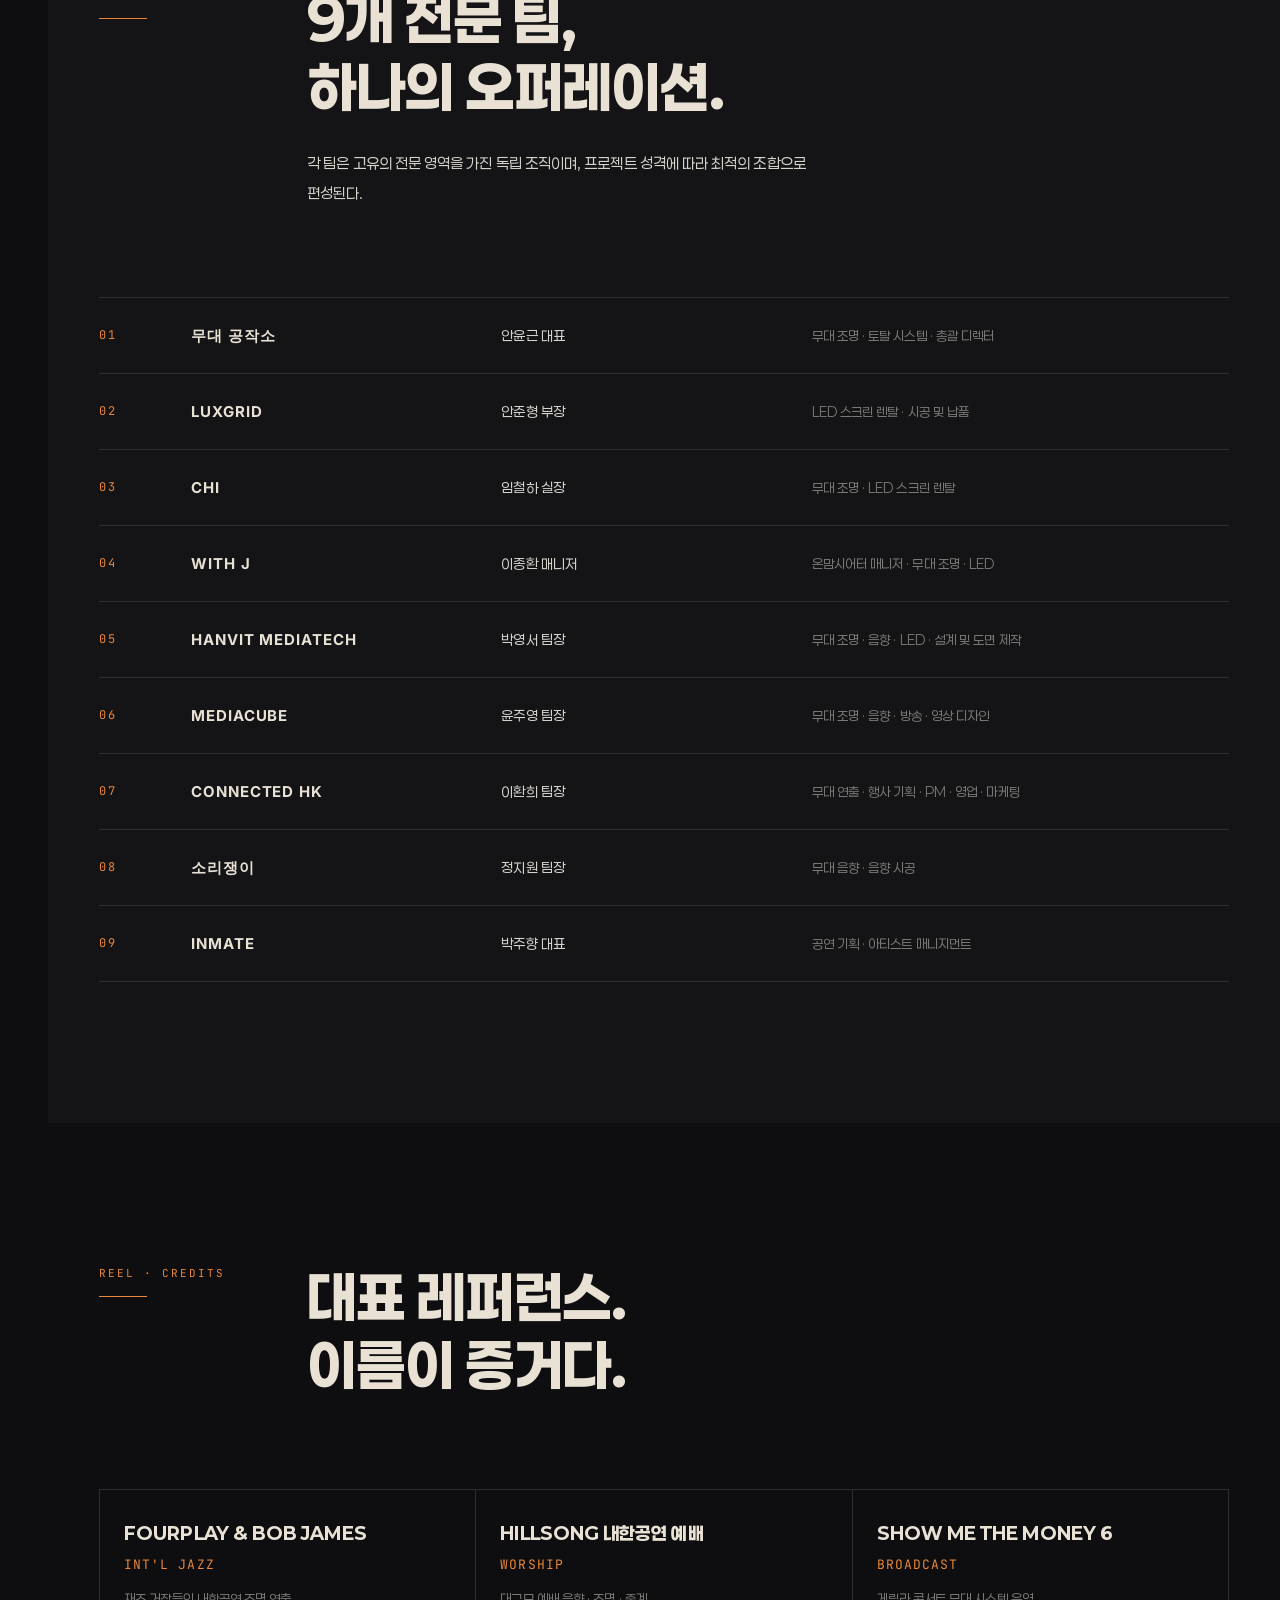
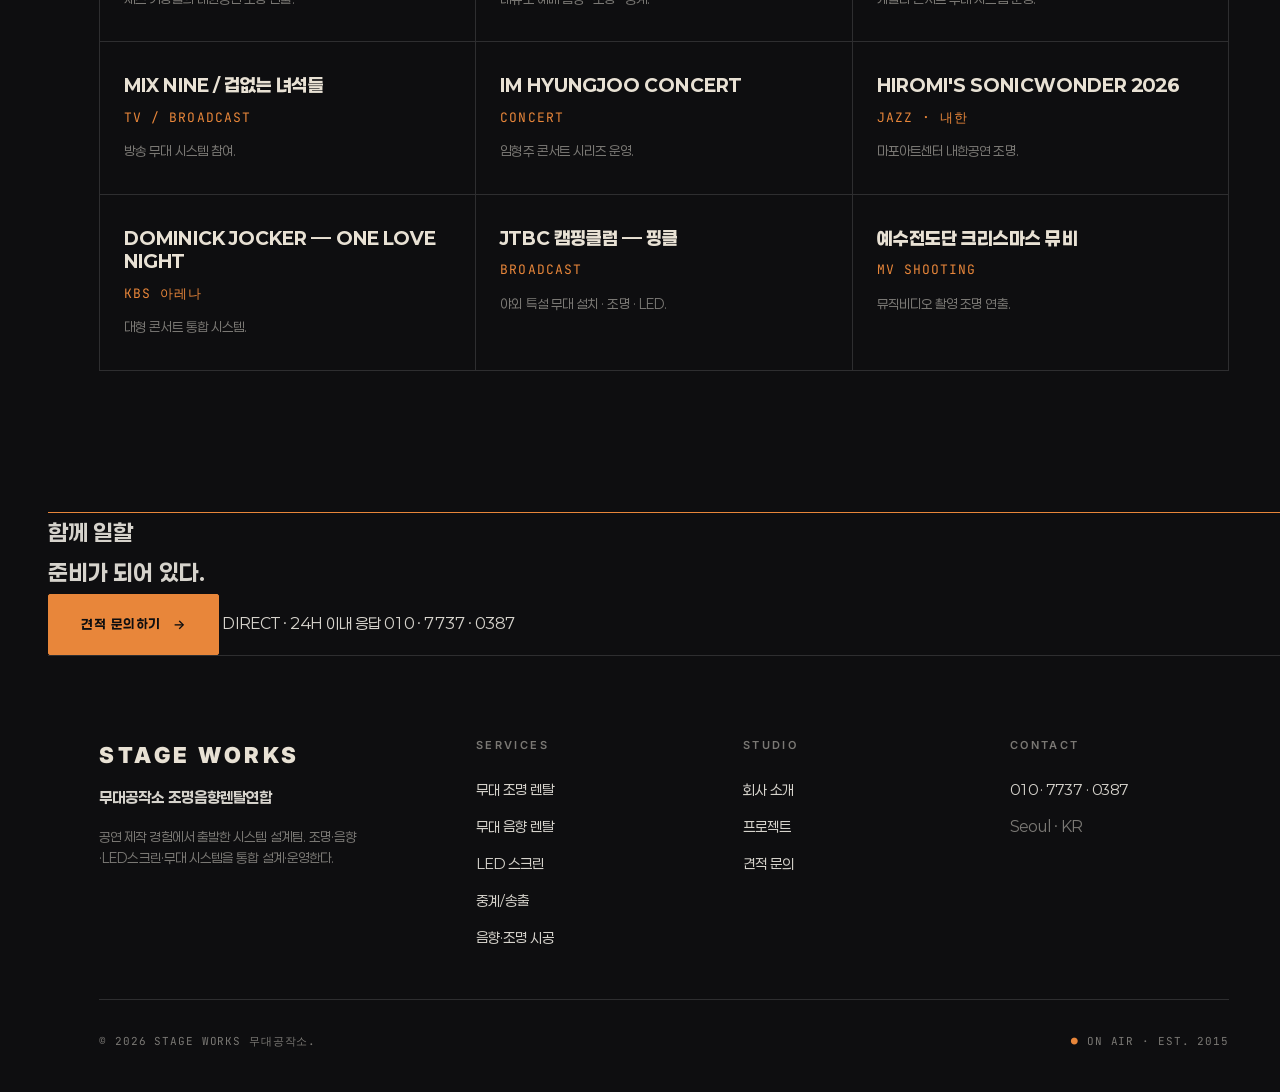
<file: about.html>
<!DOCTYPE html>
<html lang="ko">
<head>
<meta charset="UTF-8">
<meta name="viewport" content="width=device-width, initial-scale=1.0">
<title>About · STAGE WORKS 무대공작소</title>
<meta name="description" content="콘서트·내한공연·방송·야외행사 연간 200건 이상을 운영하는 무대공작소 팀 소개. 조명·음향·LED·무대시스템 전문가가 모인 렌탈연합의 철학과 역량.">
<link rel="canonical" href="https://stageworks.kr/about">
<meta property="og:type" content="website">
<meta property="og:site_name" content="STAGE WORKS 무대공작소">
<meta property="og:locale" content="ko_KR">
<meta property="og:url" content="https://stageworks.kr/about">
<meta property="og:title" content="About · STAGE WORKS 무대공작소">
<meta property="og:description" content="조명·음향·LED·무대시스템 전문가 연합 — 콘서트·내한공연·방송 프로젝트를 매년 200건 이상 운영하는 팀의 철학과 역량.">
<meta name="twitter:card" content="summary_large_image">
<link rel="preconnect" href="https://fonts.googleapis.com">
<link rel="preconnect" href="https://fonts.gstatic.com" crossorigin>
<link href="https://fonts.googleapis.com/css2?family=Inter:wght@400;500;600;700;800;900&family=JetBrains+Mono:wght@400;500;600&display=swap" rel="stylesheet">
<link rel="stylesheet" href="assets/css/stage.css">
<link rel="icon" type="image/svg+xml" href="data:image/svg+xml,%3Csvg xmlns='http://www.w3.org/2000/svg' viewBox='0 0 32 32'%3E%3Crect width='32' height='32' fill='%230E0E10'/%3E%3Ccircle cx='16' cy='16' r='4' fill='%23E8863A'/%3E%3C/svg%3E">
<style>
.page-hero { padding: clamp(120px, 15vw, 200px) 0 clamp(48px, 7vw, 96px); border-bottom: 1px solid var(--line); }
.page-hero .wrap { display: grid; grid-template-columns: 160px 1fr; gap: 48px; }
.page-hero .cue { font-family: 'JetBrains Mono', monospace; font-size: 11px; letter-spacing: 0.2em; color: var(--amber); }
.page-hero h1 { font-family: 'Paperlogy', sans-serif; font-weight: 900; font-size: var(--fs-hero); line-height: 0.92; letter-spacing: -0.035em; color: var(--ivory); margin: 24px 0; max-width: 18ch; }
.page-hero h1 .em { color: var(--amber); }
.page-hero .lead { font-size: var(--fs-h3); line-height: 1.65; color: var(--body); max-width: 54ch; margin-top: 32px; }
@media (max-width: 720px) { .page-hero .wrap { grid-template-columns: 1fr; gap: 16px; } }

.two-col { display: grid; grid-template-columns: 1fr 1.5fr; gap: 64px; }
@media (max-width: 900px) { .two-col { grid-template-columns: 1fr; gap: 32px; } }
.two-col h3 { font-family: 'Paperlogy', sans-serif; font-weight: 800; font-size: var(--fs-h2); line-height: 1.1; letter-spacing: -0.02em; color: var(--ivory); max-width: 14ch; }
.two-col p { font-size: 16px; line-height: 1.75; color: var(--body); margin-bottom: 24px; max-width: 58ch; }
.two-col p strong { color: var(--ivory); font-weight: 700; }

.kpi-grid { display: grid; grid-template-columns: repeat(4, 1fr); gap: 1px; background: var(--line); border: 1px solid var(--line); margin-top: 48px; }
.kpi { background: var(--black); padding: 40px 28px; }
.kpi .n { font-family: 'Paperlogy', sans-serif; font-weight: 800; font-size: clamp(36px, 3.4vw, 56px); color: var(--ivory); letter-spacing: -0.02em; line-height: 1; font-feature-settings: 'tnum' 1; }
.kpi .n .sfx { color: var(--amber); font-size: 0.5em; margin-left: 4px; }
.kpi .l { font-family: 'Inter', sans-serif; font-size: 11px; letter-spacing: 0.2em; text-transform: uppercase; color: var(--dim); margin-top: 14px; }
@media (max-width: 720px) { .kpi-grid { grid-template-columns: 1fr 1fr; } }

.team-list { border-top: 1px solid var(--line); }
.team-row { display: grid; grid-template-columns: 60px 1fr 1fr 1.5fr; gap: 32px; padding: 24px 0; border-bottom: 1px solid var(--line); align-items: center; }
.team-row .ix { font-family: 'JetBrains Mono', monospace; font-size: 12px; color: var(--amber); letter-spacing: 0.12em; }
.team-row .nm { font-family: 'Inter', sans-serif; font-weight: 700; font-size: 15px; letter-spacing: 0.06em; color: var(--ivory); }
.team-row .pr { font-size: 14px; color: var(--body); }
.team-row .rl { font-size: 13px; color: var(--dim); line-height: 1.55; }
@media (max-width: 720px) {
  .team-row { grid-template-columns: 40px 1fr; gap: 12px; padding: 18px 0; }
  .team-row .pr, .team-row .rl { grid-column: 2 / -1; }
}

.credit-grid { display: grid; grid-template-columns: repeat(3, 1fr); gap: 1px; background: var(--line); border: 1px solid var(--line); }
.credit { background: var(--black); padding: 32px 24px; }
.credit h4 { font-family: 'Paperlogy', sans-serif; font-weight: 800; font-size: 18px; color: var(--ivory); margin-bottom: 8px; line-height: 1.3; }
.credit .v { font-size: 13px; color: var(--amber); font-family: 'JetBrains Mono', monospace; letter-spacing: 0.08em; }
.credit .r { font-size: 13px; color: var(--dim); margin-top: 12px; line-height: 1.6; }
@media (max-width: 720px) { .credit-grid { grid-template-columns: 1fr; } }
</style>
</head>
<body>

<aside class="rail">
  <div class="rail-mark">SW<br>— <span style="color:var(--amber)">22</span></div>
  <div class="rail-vert">ABOUT · WHO WE ARE</div>
  <div class="rail-phone">010 · 7737 · 0387</div>
</aside>

<header class="nav">
  <a href="index.html" class="nav-brand">
    <span class="dot"></span><span class="mk">STAGE WORKS</span><span class="kr">무대공작소</span>
  </a>
  <nav class="nav-links">
    <a href="index.html">Index</a>
    <a href="about.html" class="active">About</a>
    <a href="services.html">Services</a>
    <a href="portfolio.html">Portfolio</a>
    <a href="contact.html" class="nav-cta">견적 문의</a>
  </nav>
</header>

<main>

<section class="page-hero">
  <div class="wrap">
    <div>
      <div class="cue">REEL · ABOUT</div>
    </div>
    <div>
      <h1>공연을 <span class="em">실제로 돌려본</span><br>사람이 시스템을 설계한다.</h1>
      <p class="lead">무대공작소는 장비 대여 업체가 아니다. 조명·음향·LED스크린·무대 시스템 설계와 공연 기획까지 함께 운영하는 제작 협업 네트워크 기반 공연 기술팀이다.</p>
    </div>
  </div>
</section>

<section class="section">
  <div class="wrap">
    <div class="two-col reveal">
      <h3>엔지니어가<br>쓰는 브리프.</h3>
      <div>
        <p>우리는 FOH에서 페이더를 올리고, 트러스에 올라가 무빙을 패치하고, 사다리차에서 LED를 맞추는 사람들이다. <strong>말이 아닌 현장으로 증명한다.</strong></p>
        <p>단순 장비 대여가 아니다. 공연 제작 경험에서 출발한 시스템 설계팀이 조명·음향·LED스크린·무대 시스템까지 통합 설계하고 직접 운영한다. 야외행사·학교축제·콘서트·내한공연·기업행사·방송촬영·교회·대강당까지 전 범위를 담당한다.</p>
        <p>연간 200건 이상의 프로젝트를 수행하며, 10년 이상의 현장 경험을 가진 <strong>9개 전문 팀</strong>이 통합 운영한다. 프로젝트 규모와 성격에 따라 필요한 팀이 편성되어 투입된다.</p>
      </div>
    </div>

    <div class="kpi-grid reveal">
      <div class="kpi"><div class="n">200<span class="sfx">+</span></div><div class="l">Projects / Year</div></div>
      <div class="kpi"><div class="n">10<span class="sfx">Y+</span></div><div class="l">Field Experience</div></div>
      <div class="kpi"><div class="n">09</div><div class="l">Specialist Teams</div></div>
      <div class="kpi"><div class="n">2015</div><div class="l">Founded</div></div>
    </div>
  </div>
</section>

<section class="section" style="background:var(--black-2); padding-top: clamp(64px, 8vw, 110px)">
  <div class="wrap">
    <div class="section-head reveal">
      <div class="meta">
        <div class="cue">REEL · NETWORK</div>
        <div class="rule-amber"></div>
      </div>
      <div>
        <h2>9개 전문 팀,<br>하나의 오퍼레이션.</h2>
        <p class="kicker">각 팀은 고유의 전문 영역을 가진 독립 조직이며, 프로젝트 성격에 따라 최적의 조합으로 편성된다.</p>
      </div>
    </div>

    <div class="team-list reveal">
      <div class="team-row"><span class="ix">01</span><span class="nm">무대 공작소</span><span class="pr">안윤근 대표</span><span class="rl">무대 조명 · 토탈 시스템 · 총괄 디렉터</span></div>
      <div class="team-row"><span class="ix">02</span><span class="nm">LUXGRID</span><span class="pr">안준형 부장</span><span class="rl">LED 스크린 렌탈 · 시공 및 납품</span></div>
      <div class="team-row"><span class="ix">03</span><span class="nm">CHI</span><span class="pr">임철하 실장</span><span class="rl">무대 조명 · LED 스크린 렌탈</span></div>
      <div class="team-row"><span class="ix">04</span><span class="nm">WITH J</span><span class="pr">이종환 매니저</span><span class="rl">온맘시어터 매니저 · 무대 조명 · LED</span></div>
      <div class="team-row"><span class="ix">05</span><span class="nm">HANVIT MEDIATECH</span><span class="pr">박영서 팀장</span><span class="rl">무대 조명 · 음향 · LED · 설계 및 도면 제작</span></div>
      <div class="team-row"><span class="ix">06</span><span class="nm">MEDIACUBE</span><span class="pr">윤주영 팀장</span><span class="rl">무대 조명 · 음향 · 방송 · 영상 디자인</span></div>
      <div class="team-row"><span class="ix">07</span><span class="nm">CONNECTED HK</span><span class="pr">이환희 팀장</span><span class="rl">무대 연출 · 행사 기획 · PM · 영업 · 마케팅</span></div>
      <div class="team-row"><span class="ix">08</span><span class="nm">소리쟁이</span><span class="pr">정지원 팀장</span><span class="rl">무대 음향 · 음향 시공</span></div>
      <div class="team-row"><span class="ix">09</span><span class="nm">INMATE</span><span class="pr">박주향 대표</span><span class="rl">공연 기획 · 아티스트 매니지먼트</span></div>
    </div>
  </div>
</section>

<section class="section">
  <div class="wrap">
    <div class="section-head reveal">
      <div class="meta">
        <div class="cue">REEL · CREDITS</div>
        <div class="rule-amber"></div>
      </div>
      <div>
        <h2>대표 레퍼런스.<br>이름이 증거다.</h2>
      </div>
    </div>

    <div class="credit-grid reveal">
      <div class="credit"><h4>FOURPLAY &amp; BOB JAMES</h4><div class="v">INT'L JAZZ</div><div class="r">재즈 거장들의 내한공연 조명 연출.</div></div>
      <div class="credit"><h4>HILLSONG 내한공연 예배</h4><div class="v">WORSHIP</div><div class="r">대규모 예배 음향 · 조명 · 중계.</div></div>
      <div class="credit"><h4>SHOW ME THE MONEY 6</h4><div class="v">BROADCAST</div><div class="r">게릴라 콘서트 무대 시스템 운영.</div></div>
      <div class="credit"><h4>MIX NINE / 겁없는 녀석들</h4><div class="v">TV / BROADCAST</div><div class="r">방송 무대 시스템 참여.</div></div>
      <div class="credit"><h4>IM HYUNGJOO CONCERT</h4><div class="v">CONCERT</div><div class="r">임형주 콘서트 시리즈 운영.</div></div>
      <div class="credit"><h4>HIROMI'S SONICWONDER 2026</h4><div class="v">JAZZ · 내한</div><div class="r">마포아트센터 내한공연 조명.</div></div>
      <div class="credit"><h4>DOMINICK JOCKER — ONE LOVE NIGHT</h4><div class="v">KBS 아레나</div><div class="r">대형 콘서트 통합 시스템.</div></div>
      <div class="credit"><h4>JTBC 캠핑클럽 — 핑클</h4><div class="v">BROADCAST</div><div class="r">야외 특설 무대 설치 · 조명 · LED.</div></div>
      <div class="credit"><h4>예수전도단 크리스마스 뮤비</h4><div class="v">MV SHOOTING</div><div class="r">뮤직비디오 촬영 조명 연출.</div></div>
    </div>
  </div>
</section>

<section class="cta-block" style="border-top:1px solid var(--amber)">
  <div class="cta-inner">
    <h2 class="reveal">함께 일할<br><span class="em">준비가 되어 있다.</span></h2>
    <div class="cta-right reveal">
      <a href="contact.html" class="btn btn-primary" style="padding:18px 32px">견적 문의하기 <span class="arr">→</span></a>
      <a href="tel:+8201077370387" class="cta-phone">
        <span class="lbl">DIRECT · 24H 이내 응답</span>
        010 · 7737 · 0387
      </a>
    </div>
  </div>
</section>

</main>

<footer class="foot">
  <div class="foot-grid">
    <div class="foot-brand">
      <div class="mk">STAGE WORKS</div>
      <div class="kr">무대공작소 조명음향렌탈연합</div>
      <p>공연 제작 경험에서 출발한 시스템 설계팀. 조명·음향·LED스크린·무대 시스템을 통합 설계·운영한다.</p>
    </div>
    <div>
      <h4>Services</h4>
      <ul>
        <li><a href="services.html#lighting">무대 조명 렌탈</a></li>
        <li><a href="services.html#sound">무대 음향 렌탈</a></li>
        <li><a href="services.html#led">LED 스크린</a></li>
        <li><a href="services.html#broadcast">중계/송출</a></li>
        <li><a href="services.html#install">음향·조명 시공</a></li>
      </ul>
    </div>
    <div>
      <h4>Studio</h4>
      <ul>
        <li><a href="about.html">회사 소개</a></li>
        <li><a href="portfolio.html">프로젝트</a></li>
        <li><a href="contact.html">견적 문의</a></li>
      </ul>
    </div>
    <div>
      <h4>Contact</h4>
      <ul>
        <li><a href="tel:+8201077370387">010 · 7737 · 0387</a></li>
        <li style="color:var(--dim)">Seoul · KR</li>
      </ul>
    </div>
  </div>
  <div class="foot-bottom">
    <span>© 2026 STAGE WORKS 무대공작소.</span>
    <span><span class="amber-dot">●</span> ON AIR · EST. 2015</span>
  </div>
</footer>

<script>
const io = new IntersectionObserver((entries) => {
  entries.forEach(e => { if (e.isIntersecting) { e.target.classList.add('vis'); io.unobserve(e.target); } });
}, { threshold: 0.12, rootMargin: '0px 0px -60px 0px' });
document.querySelectorAll('.reveal').forEach(el => io.observe(el));
</script>
</body>
</html>
</file>
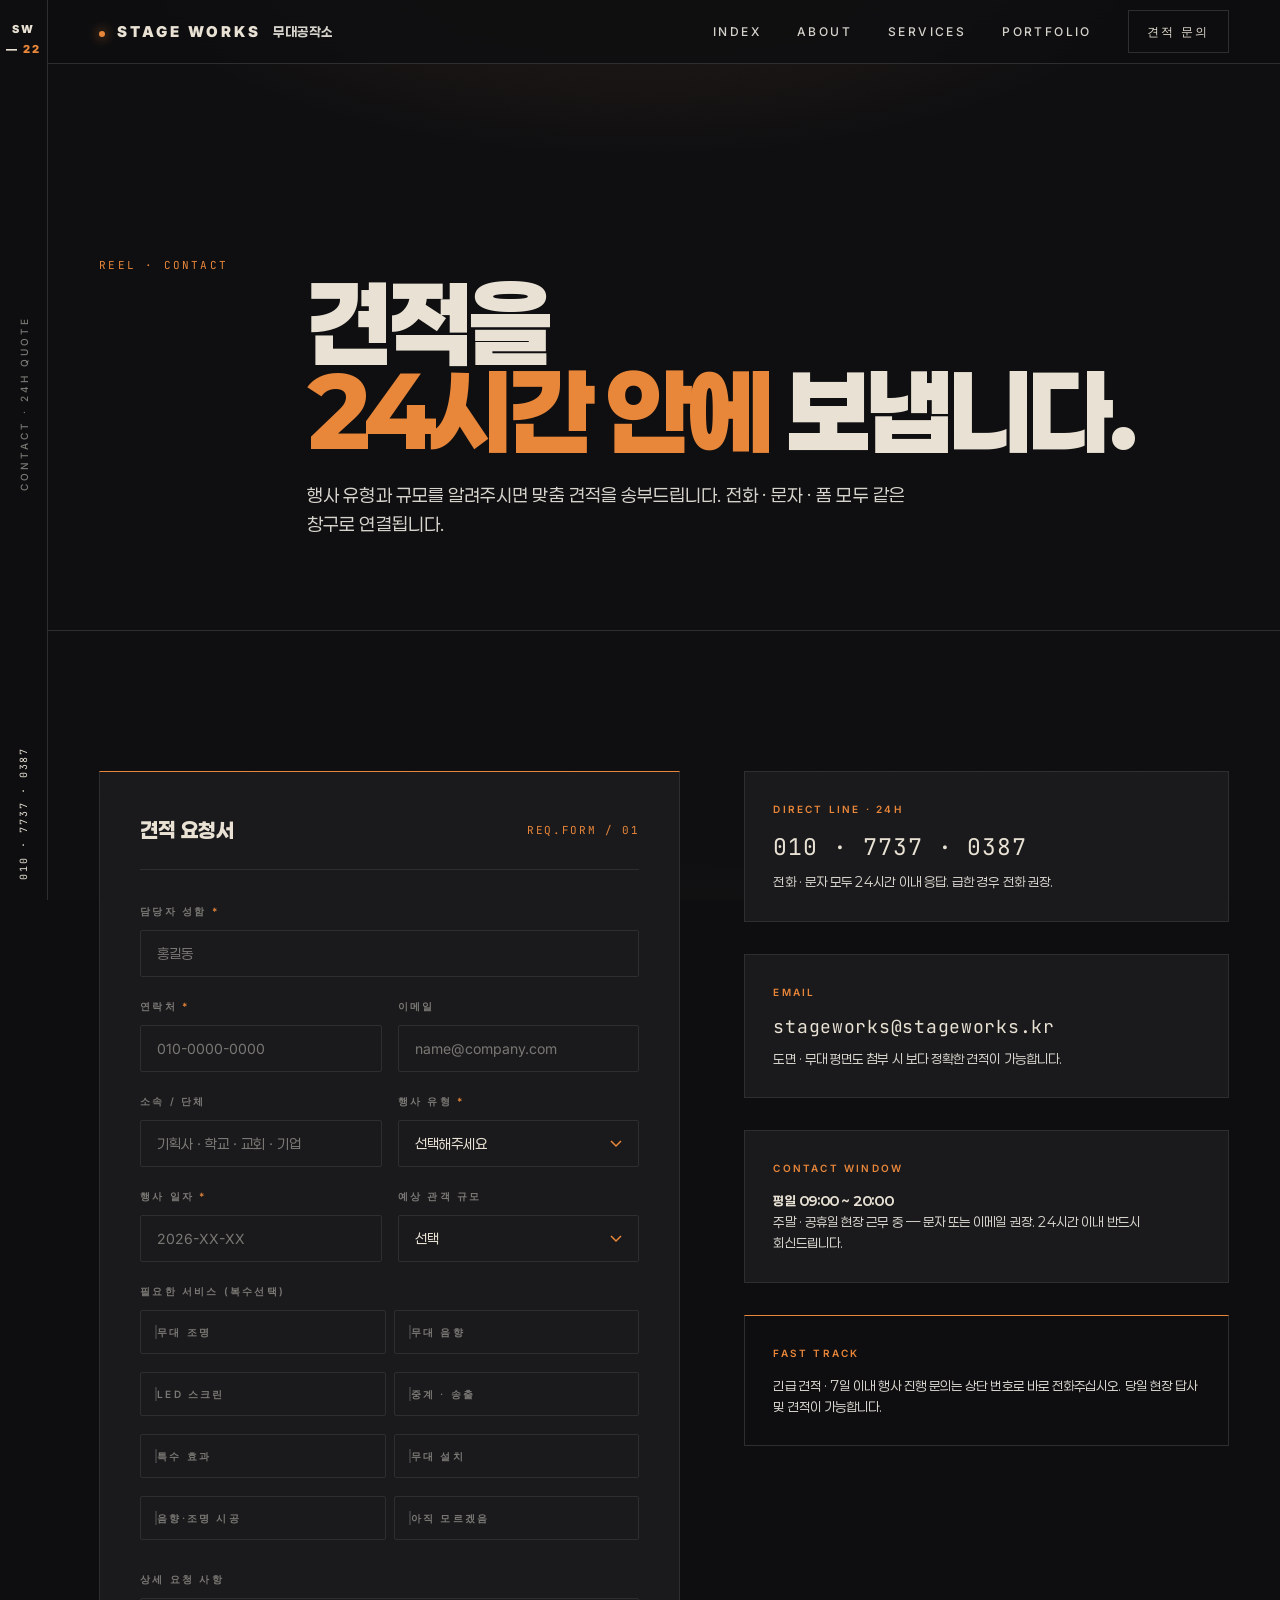
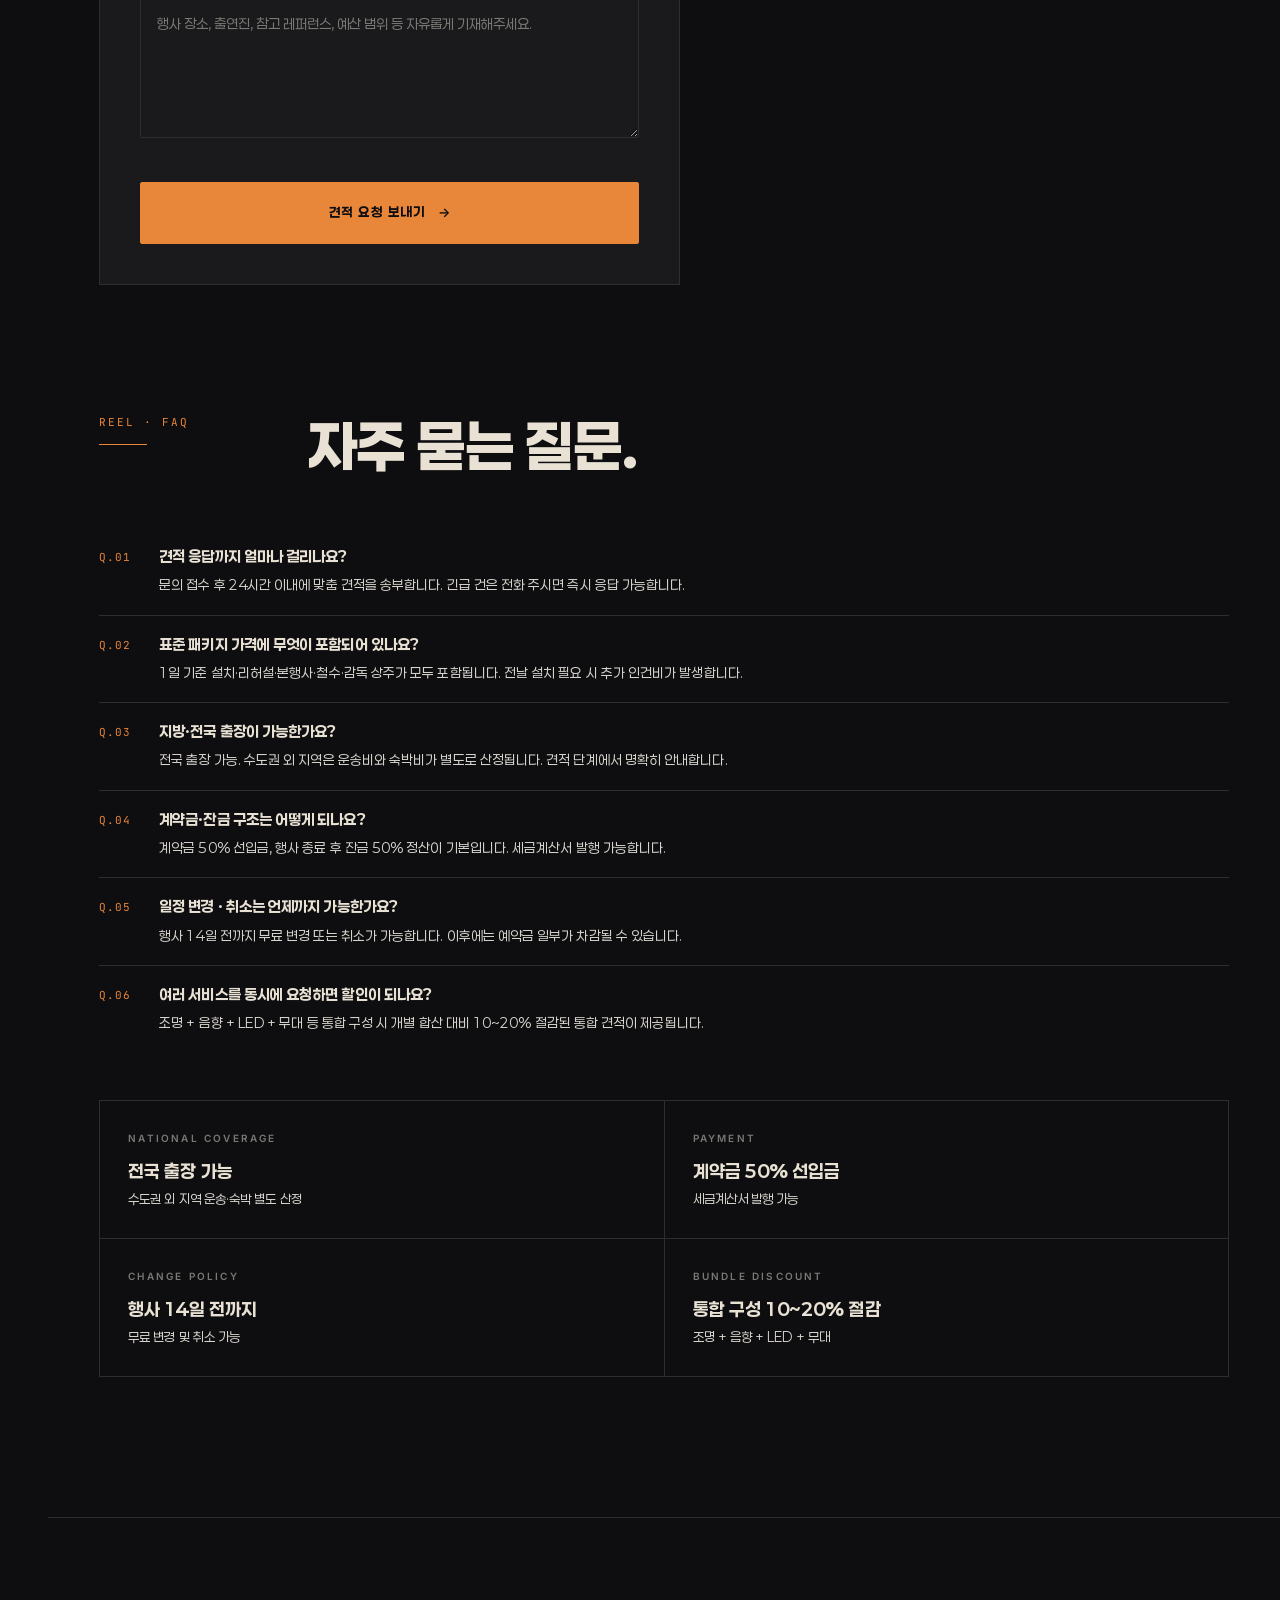
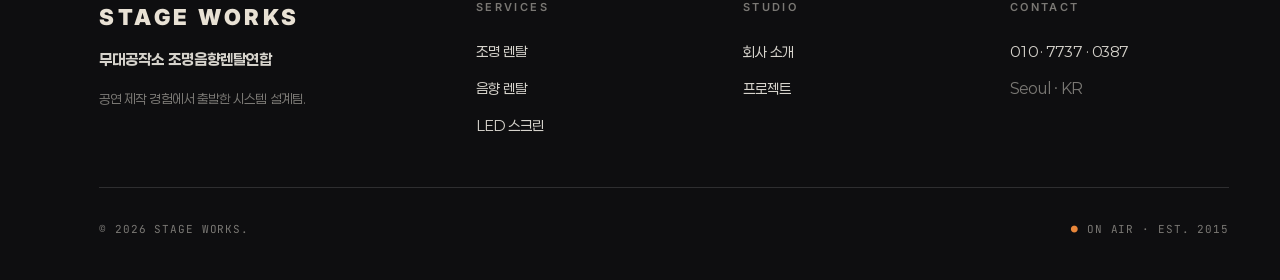
<file: contact.html>
<!DOCTYPE html>
<html lang="ko">
<head>
<meta charset="UTF-8">
<meta name="viewport" content="width=device-width, initial-scale=1.0">
<title>Contact · STAGE WORKS 무대공작소</title>
<meta name="description" content="견적 문의·프로젝트 상담·파트너십. STAGE WORKS 무대공작소 연락처와 문의 양식. 콘서트·방송·야외행사 조명·음향·LED 렌탈과 시공 상담.">
<link rel="canonical" href="https://stageworks.kr/contact">
<meta property="og:type" content="website">
<meta property="og:site_name" content="STAGE WORKS 무대공작소">
<meta property="og:locale" content="ko_KR">
<meta property="og:url" content="https://stageworks.kr/contact">
<meta property="og:title" content="Contact · STAGE WORKS 무대공작소">
<meta property="og:description" content="견적 문의·프로젝트 상담·파트너십. 콘서트·방송·야외행사 조명·음향·LED 렌탈과 시공 상담은 무대공작소.">
<meta name="twitter:card" content="summary_large_image">
<link rel="preconnect" href="https://fonts.googleapis.com">
<link rel="preconnect" href="https://fonts.gstatic.com" crossorigin>
<link href="https://fonts.googleapis.com/css2?family=Inter:wght@400;500;600;700;800;900&family=JetBrains+Mono:wght@400;500;600&display=swap" rel="stylesheet">
<link rel="stylesheet" href="assets/css/stage.css">
<link rel="icon" type="image/svg+xml" href="data:image/svg+xml,%3Csvg xmlns='http://www.w3.org/2000/svg' viewBox='0 0 32 32'%3E%3Crect width='32' height='32' fill='%230E0E10'/%3E%3Ccircle cx='16' cy='16' r='4' fill='%23E8863A'/%3E%3C/svg%3E">
<style>
.page-hero { padding: clamp(120px, 15vw, 200px) 0 clamp(48px, 7vw, 96px); border-bottom: 1px solid var(--line); }
.page-hero .wrap { display: grid; grid-template-columns: 160px 1fr; gap: 48px; }
.page-hero .cue { font-family: 'JetBrains Mono', monospace; font-size: 11px; letter-spacing: 0.2em; color: var(--amber); }
.page-hero h1 { font-family: 'Paperlogy', sans-serif; font-weight: 900; font-size: var(--fs-hero); line-height: 0.92; letter-spacing: -0.035em; color: var(--ivory); margin: 24px 0; max-width: 14ch; }
.page-hero h1 .em { color: var(--amber); }
.page-hero .lead { font-size: var(--fs-h3); line-height: 1.65; color: var(--body); max-width: 54ch; margin-top: 24px; }
@media (max-width: 720px) { .page-hero .wrap { grid-template-columns: 1fr; gap: 16px; } }

.ct-grid { display: grid; grid-template-columns: 1.2fr 1fr; gap: 64px; }
@media (max-width: 900px) { .ct-grid { grid-template-columns: 1fr; gap: 40px; } }

.form {
  background: var(--char); border: 1px solid var(--line); border-top: 1px solid var(--amber);
  padding: 40px;
}
.form .head { display: flex; justify-content: space-between; align-items: center; margin-bottom: 32px; padding-bottom: 20px; border-bottom: 1px solid var(--line); }
.form .head h3 { font-family: 'Paperlogy', sans-serif; font-size: clamp(20px, 1.6vw, 24px); color: var(--ivory); font-weight: 800; letter-spacing: -0.01em; }
.form .head .code { font-family: 'JetBrains Mono', monospace; font-size: 11px; letter-spacing: 0.15em; color: var(--amber); }

.field { margin-bottom: 20px; }
.field label {
  display: block;
  font-family: 'Inter', sans-serif; font-size: 10px;
  letter-spacing: 0.22em; text-transform: uppercase;
  color: var(--dim); font-weight: 600;
  margin-bottom: 10px;
}
.field label .req { color: var(--amber); }
.field input, .field textarea, .field select {
  width: 100%; background: transparent;
  border: 1px solid var(--line); border-radius: 2px;
  padding: 14px 16px;
  font-family: 'Inter', 'Paperlogy', sans-serif; font-size: 14px;
  color: var(--ivory);
  transition: border-color 0.22s var(--ease);
}
.field input::placeholder, .field textarea::placeholder { color: var(--dim); }
.field input:focus, .field textarea:focus, .field select:focus { outline: none; border-color: var(--amber); }
.field textarea { min-height: 140px; resize: vertical; font-family: inherit; line-height: 1.6; }
.field select { appearance: none; background-image: url("data:image/svg+xml,%3Csvg xmlns='http://www.w3.org/2000/svg' viewBox='0 0 12 8'%3E%3Cpath d='M1 1l5 5 5-5' stroke='%23E8863A' stroke-width='1.5' fill='none'/%3E%3C/svg%3E"); background-repeat: no-repeat; background-position: right 16px center; background-size: 12px; padding-right: 40px; }

.row-2 { display: grid; grid-template-columns: 1fr 1fr; gap: 16px; }
@media (max-width: 560px) { .row-2 { grid-template-columns: 1fr; } }

.chk-grid { display: grid; grid-template-columns: repeat(2, 1fr); gap: 8px; }
.chk {
  position: relative; display: flex; align-items: center; gap: 10px;
  padding: 12px 14px; border: 1px solid var(--line); border-radius: 2px;
  cursor: pointer; transition: all 0.22s var(--ease);
  font-size: 13px; color: var(--body);
}
.chk input { position: absolute; opacity: 0; pointer-events: none; }
.chk .b { width: 14px; height: 14px; border: 1px solid var(--line-2); flex-shrink: 0; position: relative; }
.chk input:checked ~ .b { border-color: var(--amber); background: var(--amber); }
.chk input:checked ~ .b::after { content: ''; position: absolute; inset: 3px; background: var(--black); }
.chk:hover { border-color: var(--line-2); }
.chk:has(input:checked) { border-color: var(--amber); color: var(--ivory); background: rgba(232,134,58,0.04); }
@media (max-width: 560px) { .chk-grid { grid-template-columns: 1fr; } }

.form-submit { width: 100%; padding: 18px; margin-top: 16px; justify-content: center; }

.side {
  display: flex; flex-direction: column; gap: 32px;
}
.side-block {
  border: 1px solid var(--line); padding: 28px;
  background: var(--char);
}
.side-block h4 { font-family: 'Inter', sans-serif; font-size: 10px; letter-spacing: 0.22em; text-transform: uppercase; color: var(--amber); margin-bottom: 14px; font-weight: 600; }
.side-block .big {
  font-family: 'JetBrains Mono', monospace;
  font-size: clamp(20px, 1.8vw, 26px); color: var(--ivory);
  letter-spacing: 0.04em; line-height: 1.3;
}
.side-block .sub { font-size: 13px; color: var(--body); margin-top: 10px; line-height: 1.6; }

.qs { display: flex; flex-direction: column; }
.qs-row {
  display: grid; grid-template-columns: 40px 1fr; gap: 20px;
  padding: 18px 0; border-bottom: 1px solid var(--line);
  align-items: start;
}
.qs-row:last-child { border-bottom: none; }
.qs-n { font-family: 'JetBrains Mono', monospace; font-size: 11px; color: var(--amber); letter-spacing: 0.1em; padding-top: 2px; }
.qs-q { font-family: 'Paperlogy', sans-serif; font-weight: 700; font-size: 15px; color: var(--ivory); margin-bottom: 8px; line-height: 1.35; }
.qs-a { font-size: 13.5px; color: var(--body); line-height: 1.65; }

.pm-grid { display: grid; grid-template-columns: repeat(2, 1fr); gap: 1px; background: var(--line); border: 1px solid var(--line); margin-top: 48px; }
.pm-cell { background: var(--black); padding: 28px; }
.pm-cell h5 { font-family: 'Inter', sans-serif; font-size: 10px; letter-spacing: 0.22em; text-transform: uppercase; color: var(--dim); margin-bottom: 12px; font-weight: 600; }
.pm-cell p { font-family: 'Paperlogy', sans-serif; font-weight: 700; font-size: 18px; color: var(--ivory); line-height: 1.4; }
.pm-cell p small { display: block; font-size: 13px; color: var(--body); font-weight: 400; margin-top: 6px; line-height: 1.5; }
@media (max-width: 560px) { .pm-grid { grid-template-columns: 1fr; } }
</style>
</head>
<body>

<aside class="rail">
  <div class="rail-mark">SW<br>— <span style="color:var(--amber)">22</span></div>
  <div class="rail-vert">CONTACT · 24H QUOTE</div>
  <div class="rail-phone">010 · 7737 · 0387</div>
</aside>

<header class="nav">
  <a href="index.html" class="nav-brand"><span class="dot"></span><span class="mk">STAGE WORKS</span><span class="kr">무대공작소</span></a>
  <nav class="nav-links">
    <a href="index.html">Index</a><a href="about.html">About</a>
    <a href="services.html">Services</a><a href="portfolio.html">Portfolio</a>
    <a href="contact.html" class="nav-cta active">견적 문의</a>
  </nav>
</header>

<main>

<section class="page-hero">
  <div class="wrap">
    <div><div class="cue">REEL · CONTACT</div></div>
    <div>
      <h1>견적을<br><span class="em">24시간 안에</span> 보냅니다.</h1>
      <p class="lead">행사 유형과 규모를 알려주시면 맞춤 견적을 송부드립니다. 전화 · 문자 · 폼 모두 같은 창구로 연결됩니다.</p>
    </div>
  </div>
</section>

<section class="section">
  <div class="wrap">
    <div class="ct-grid">

      <!-- FORM -->
      <form class="form reveal" onsubmit="event.preventDefault(); alert('견적 요청이 접수되었습니다. 24시간 이내에 담당자가 연락드립니다.'); this.reset();">
        <div class="head">
          <h3>견적 요청서</h3>
          <div class="code">REQ.FORM / 01</div>
        </div>

        <div class="field">
          <label>담당자 성함 <span class="req">*</span></label>
          <input type="text" required placeholder="홍길동">
        </div>

        <div class="row-2">
          <div class="field">
            <label>연락처 <span class="req">*</span></label>
            <input type="tel" required placeholder="010-0000-0000">
          </div>
          <div class="field">
            <label>이메일</label>
            <input type="email" placeholder="name@company.com">
          </div>
        </div>

        <div class="row-2">
          <div class="field">
            <label>소속 / 단체</label>
            <input type="text" placeholder="기획사 · 학교 · 교회 · 기업">
          </div>
          <div class="field">
            <label>행사 유형 <span class="req">*</span></label>
            <select required>
              <option value="">선택해주세요</option>
              <option>콘서트 / 내한공연</option>
              <option>페스티벌 · 야외행사</option>
              <option>학교 축제</option>
              <option>기업 행사 / 세미나</option>
              <option>종교 행사 / 예배</option>
              <option>방송 · 뮤비 촬영</option>
              <option>영구 시공</option>
              <option>기타</option>
            </select>
          </div>
        </div>

        <div class="row-2">
          <div class="field">
            <label>행사 일자 <span class="req">*</span></label>
            <input type="text" required placeholder="2026-XX-XX">
          </div>
          <div class="field">
            <label>예상 관객 규모</label>
            <select>
              <option value="">선택</option>
              <option>100명 이하</option>
              <option>100 ~ 300명</option>
              <option>300 ~ 700명</option>
              <option>700 ~ 1,500명</option>
              <option>1,500명 이상</option>
            </select>
          </div>
        </div>

        <div class="field">
          <label>필요한 서비스 (복수선택)</label>
          <div class="chk-grid">
            <label class="chk"><input type="checkbox"><span class="b"></span>무대 조명</label>
            <label class="chk"><input type="checkbox"><span class="b"></span>무대 음향</label>
            <label class="chk"><input type="checkbox"><span class="b"></span>LED 스크린</label>
            <label class="chk"><input type="checkbox"><span class="b"></span>중계 · 송출</label>
            <label class="chk"><input type="checkbox"><span class="b"></span>특수 효과</label>
            <label class="chk"><input type="checkbox"><span class="b"></span>무대 설치</label>
            <label class="chk"><input type="checkbox"><span class="b"></span>음향·조명 시공</label>
            <label class="chk"><input type="checkbox"><span class="b"></span>아직 모르겠음</label>
          </div>
        </div>

        <div class="field">
          <label>상세 요청 사항</label>
          <textarea placeholder="행사 장소, 출연진, 참고 레퍼런스, 예산 범위 등 자유롭게 기재해주세요."></textarea>
        </div>

        <button type="submit" class="btn btn-primary form-submit">견적 요청 보내기 <span class="arr">→</span></button>
      </form>

      <!-- SIDE -->
      <aside class="side reveal">
        <div class="side-block">
          <h4>DIRECT LINE · 24H</h4>
          <div class="big">010 · 7737 · 0387</div>
          <p class="sub">전화 · 문자 모두 24시간 이내 응답. 급한 경우 전화 권장.</p>
        </div>

        <div class="side-block">
          <h4>EMAIL</h4>
          <div class="big" style="font-size:18px">stageworks@stageworks.kr</div>
          <p class="sub">도면 · 무대 평면도 첨부 시 보다 정확한 견적이 가능합니다.</p>
        </div>

        <div class="side-block">
          <h4>CONTACT WINDOW</h4>
          <p class="sub" style="margin-top:0">
            <strong style="color:var(--ivory)">평일 09:00 ~ 20:00</strong><br>
            주말 · 공휴일 현장 근무 중 — 문자 또는 이메일 권장. 24시간 이내 반드시 회신드립니다.
          </p>
        </div>

        <div class="side-block" style="background:var(--black); border-top:1px solid var(--amber)">
          <h4>FAST TRACK</h4>
          <p class="sub" style="margin-top:0; color:var(--body)">
            긴급 견적 · 7일 이내 행사 진행 문의는 상단 번호로 바로 전화주십시오. 당일 현장 답사 및 견적이 가능합니다.
          </p>
        </div>
      </aside>

    </div>

    <!-- FAQ -->
    <div style="margin-top: clamp(80px, 10vw, 130px)">
      <div class="section-head reveal" style="margin-bottom:48px">
        <div class="meta">
          <div class="cue">REEL · FAQ</div>
          <div class="rule-amber"></div>
        </div>
        <div><h2>자주 묻는 질문.</h2></div>
      </div>

      <div class="qs reveal">
        <div class="qs-row">
          <div class="qs-n">Q.01</div>
          <div>
            <div class="qs-q">견적 응답까지 얼마나 걸리나요?</div>
            <div class="qs-a">문의 접수 후 24시간 이내에 맞춤 견적을 송부합니다. 긴급 건은 전화 주시면 즉시 응답 가능합니다.</div>
          </div>
        </div>
        <div class="qs-row">
          <div class="qs-n">Q.02</div>
          <div>
            <div class="qs-q">표준 패키지 가격에 무엇이 포함되어 있나요?</div>
            <div class="qs-a">1일 기준 설치·리허설·본행사·철수·감독 상주가 모두 포함됩니다. 전날 설치 필요 시 추가 인건비가 발생합니다.</div>
          </div>
        </div>
        <div class="qs-row">
          <div class="qs-n">Q.03</div>
          <div>
            <div class="qs-q">지방·전국 출장이 가능한가요?</div>
            <div class="qs-a">전국 출장 가능. 수도권 외 지역은 운송비와 숙박비가 별도로 산정됩니다. 견적 단계에서 명확히 안내합니다.</div>
          </div>
        </div>
        <div class="qs-row">
          <div class="qs-n">Q.04</div>
          <div>
            <div class="qs-q">계약금·잔금 구조는 어떻게 되나요?</div>
            <div class="qs-a">계약금 50% 선입금, 행사 종료 후 잔금 50% 정산이 기본입니다. 세금계산서 발행 가능합니다.</div>
          </div>
        </div>
        <div class="qs-row">
          <div class="qs-n">Q.05</div>
          <div>
            <div class="qs-q">일정 변경 · 취소는 언제까지 가능한가요?</div>
            <div class="qs-a">행사 14일 전까지 무료 변경 또는 취소가 가능합니다. 이후에는 예약금 일부가 차감될 수 있습니다.</div>
          </div>
        </div>
        <div class="qs-row">
          <div class="qs-n">Q.06</div>
          <div>
            <div class="qs-q">여러 서비스를 동시에 요청하면 할인이 되나요?</div>
            <div class="qs-a">조명 + 음향 + LED + 무대 등 통합 구성 시 개별 합산 대비 10~20% 절감된 통합 견적이 제공됩니다.</div>
          </div>
        </div>
      </div>
    </div>

    <!-- PAYMENT INFO -->
    <div class="pm-grid reveal">
      <div class="pm-cell"><h5>NATIONAL COVERAGE</h5><p>전국 출장 가능<small>수도권 외 지역 운송·숙박 별도 산정</small></p></div>
      <div class="pm-cell"><h5>PAYMENT</h5><p>계약금 50% 선입금<small>세금계산서 발행 가능</small></p></div>
      <div class="pm-cell"><h5>CHANGE POLICY</h5><p>행사 14일 전까지<small>무료 변경 및 취소 가능</small></p></div>
      <div class="pm-cell"><h5>BUNDLE DISCOUNT</h5><p>통합 구성 10~20% 절감<small>조명 + 음향 + LED + 무대</small></p></div>
    </div>

  </div>
</section>

</main>

<footer class="foot">
  <div class="foot-grid">
    <div class="foot-brand">
      <div class="mk">STAGE WORKS</div>
      <div class="kr">무대공작소 조명음향렌탈연합</div>
      <p>공연 제작 경험에서 출발한 시스템 설계팀.</p>
    </div>
    <div><h4>Services</h4><ul>
      <li><a href="services.html#lighting">조명 렌탈</a></li>
      <li><a href="services.html#sound">음향 렌탈</a></li>
      <li><a href="services.html#led">LED 스크린</a></li>
    </ul></div>
    <div><h4>Studio</h4><ul>
      <li><a href="about.html">회사 소개</a></li>
      <li><a href="portfolio.html">프로젝트</a></li>
    </ul></div>
    <div><h4>Contact</h4><ul>
      <li><a href="tel:+8201077370387">010 · 7737 · 0387</a></li>
      <li style="color:var(--dim)">Seoul · KR</li>
    </ul></div>
  </div>
  <div class="foot-bottom">
    <span>© 2026 STAGE WORKS.</span>
    <span><span class="amber-dot">●</span> ON AIR · EST. 2015</span>
  </div>
</footer>

<script>
const io = new IntersectionObserver((entries) => {
  entries.forEach(e => { if (e.isIntersecting) { e.target.classList.add('vis'); io.unobserve(e.target); } });
}, { threshold: 0.12, rootMargin: '0px 0px -60px 0px' });
document.querySelectorAll('.reveal').forEach(el => io.observe(el));
</script>
</body>
</html>
</file>
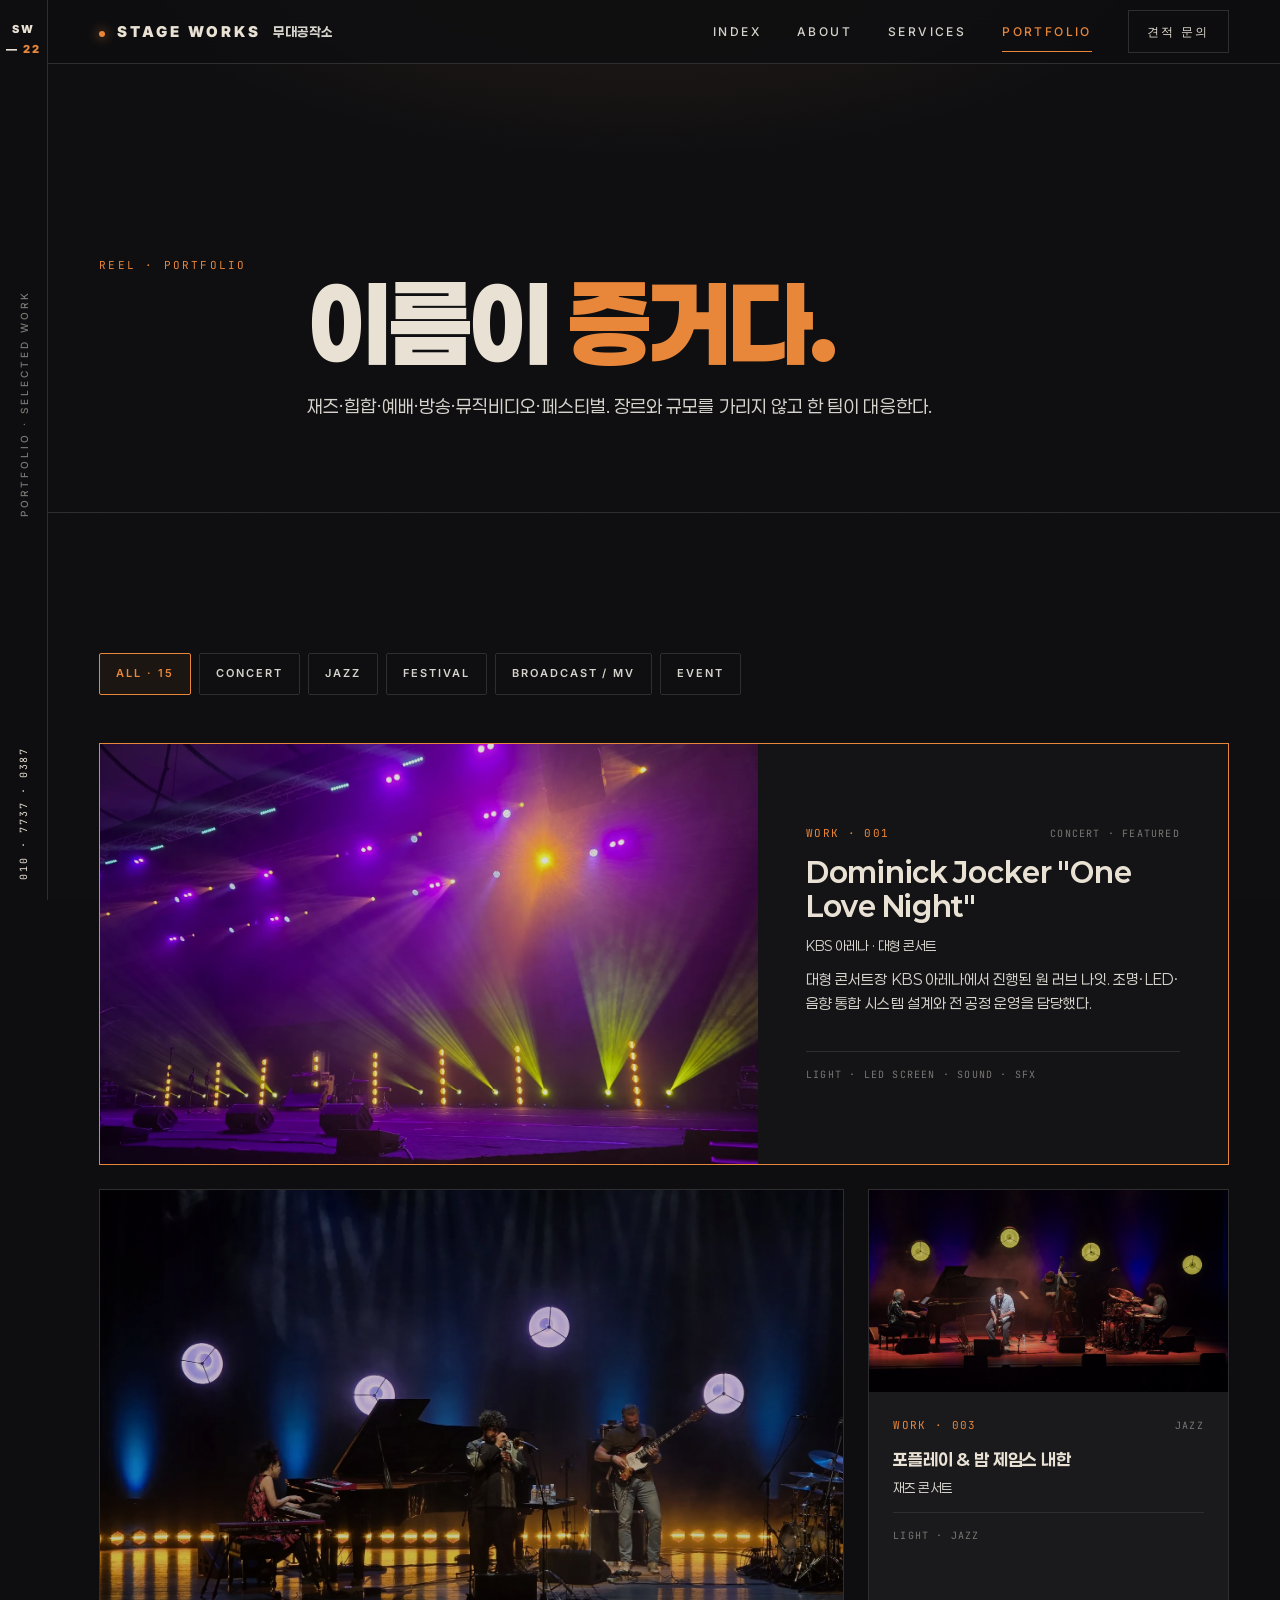
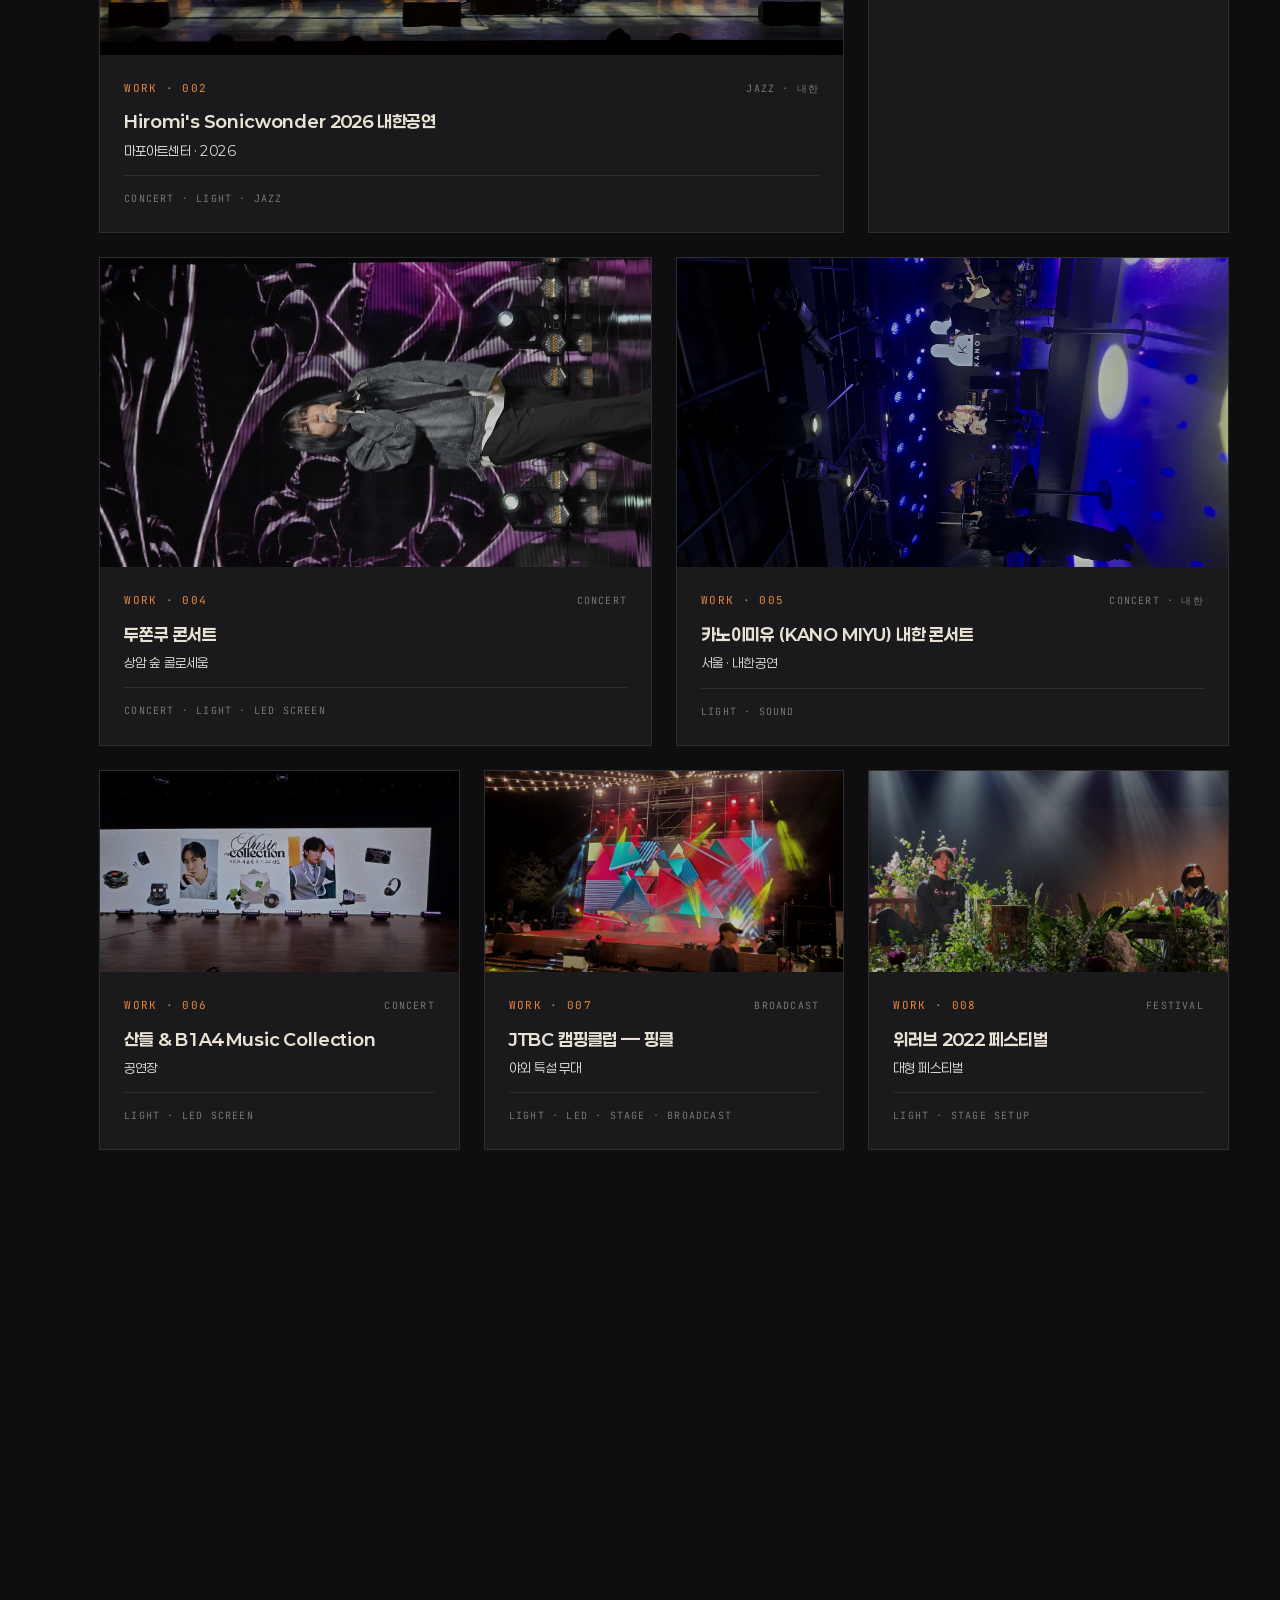
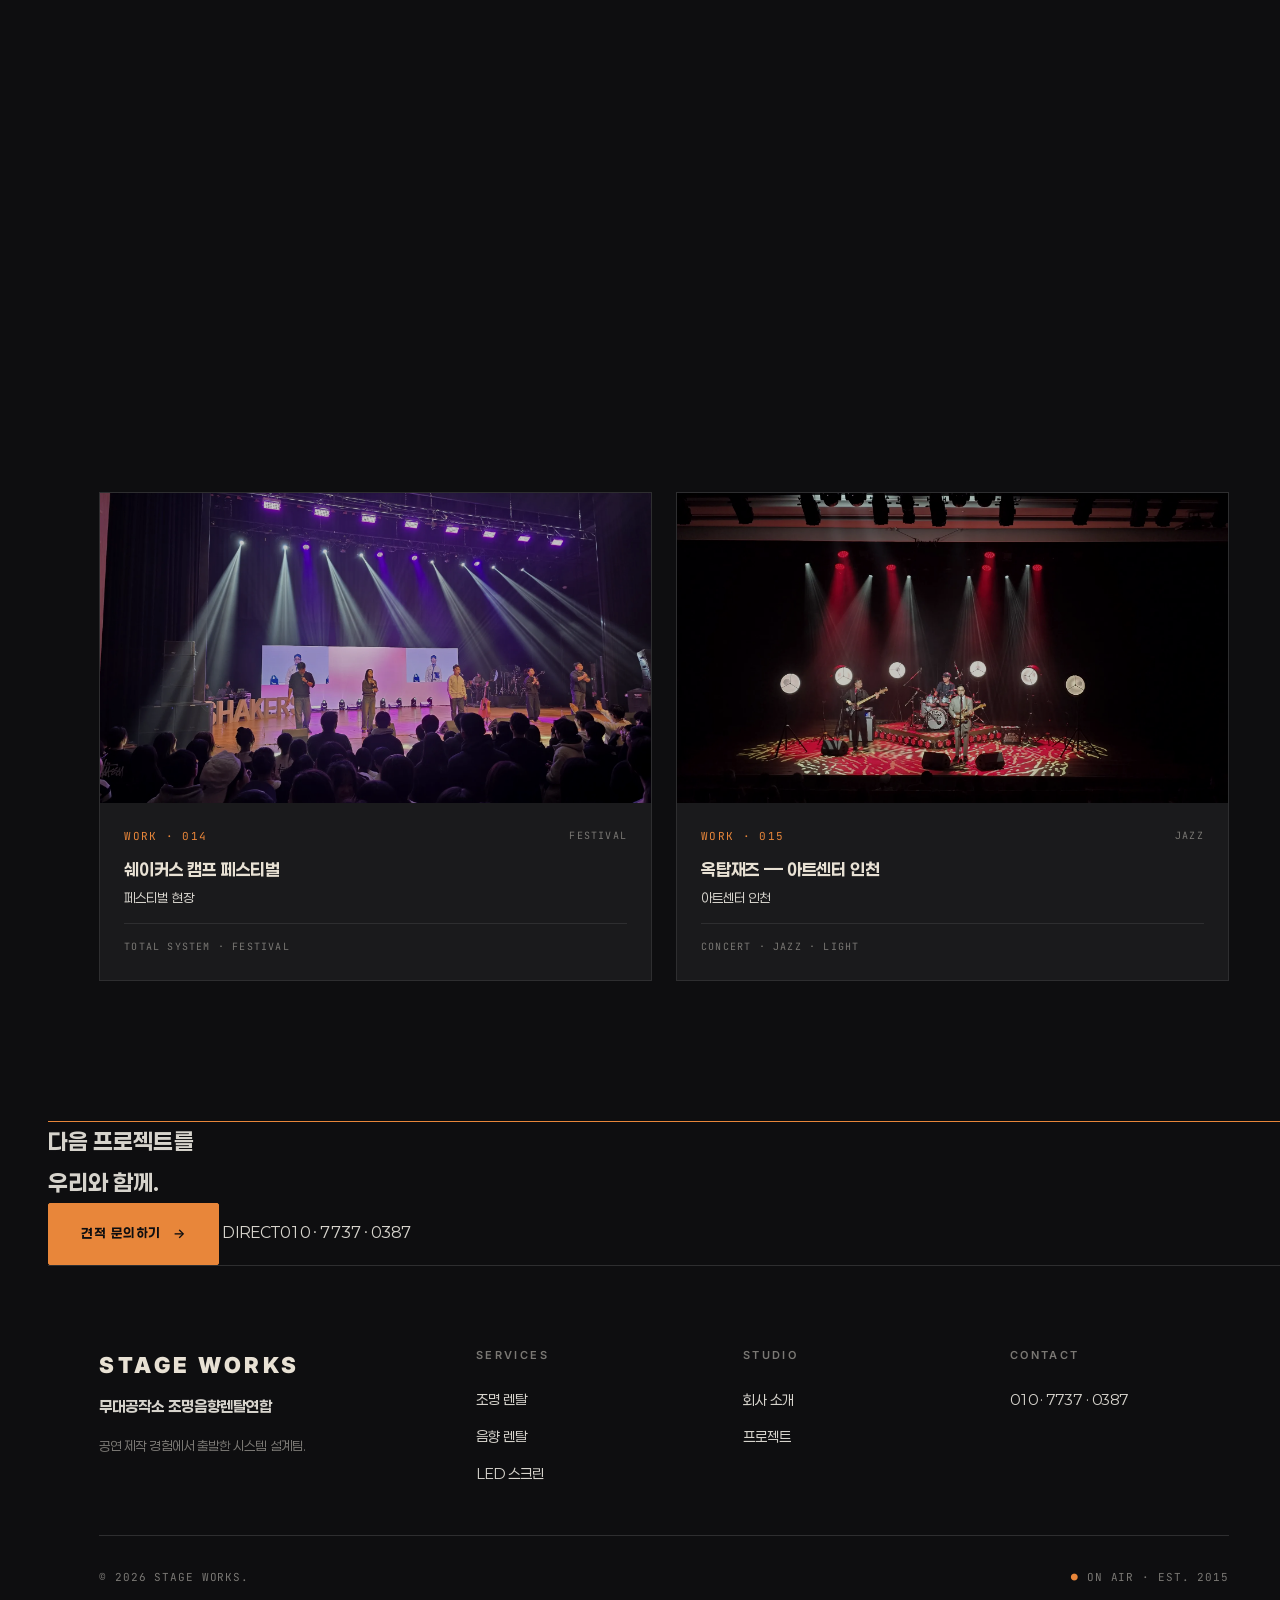
<file: portfolio.html>
<!DOCTYPE html>
<html lang="ko">
<head>
<meta charset="UTF-8">
<meta name="viewport" content="width=device-width, initial-scale=1.0">
<title>Portfolio · STAGE WORKS 무대공작소</title>
<meta name="description" content="에일리·핑클·동방신기·포플레이·한채영·오크톱재즈·욲앰 등 콘서트·내한공연·페스티벌 레퍼런스. 무대공작소가 운영한 주요 프로젝트 아카이브.">
<link rel="canonical" href="https://stageworks.kr/portfolio">
<meta property="og:type" content="website">
<meta property="og:site_name" content="STAGE WORKS 무대공작소">
<meta property="og:locale" content="ko_KR">
<meta property="og:url" content="https://stageworks.kr/portfolio">
<meta property="og:title" content="Portfolio · STAGE WORKS 무대공작소">
<meta property="og:description" content="콘서트·내한공연·페스티벌 레퍼런스 아카이브. 무대공작소가 조명·음향·LED·무대시스템을 운영한 주요 프로젝트.">
<meta name="twitter:card" content="summary_large_image">
<link rel="preconnect" href="https://fonts.googleapis.com">
<link rel="preconnect" href="https://fonts.gstatic.com" crossorigin>
<link href="https://fonts.googleapis.com/css2?family=Inter:wght@400;500;600;700;800;900&family=JetBrains+Mono:wght@400;500;600&display=swap" rel="stylesheet">
<link rel="stylesheet" href="assets/css/stage.css">
<link rel="icon" type="image/svg+xml" href="data:image/svg+xml,%3Csvg xmlns='http://www.w3.org/2000/svg' viewBox='0 0 32 32'%3E%3Crect width='32' height='32' fill='%230E0E10'/%3E%3Ccircle cx='16' cy='16' r='4' fill='%23E8863A'/%3E%3C/svg%3E">
<style>
.page-hero { padding: clamp(120px, 15vw, 200px) 0 clamp(48px, 7vw, 96px); border-bottom: 1px solid var(--line); }
.page-hero .wrap { display: grid; grid-template-columns: 160px 1fr; gap: 48px; }
.page-hero .cue { font-family: 'JetBrains Mono', monospace; font-size: 11px; letter-spacing: 0.2em; color: var(--amber); }
.page-hero h1 { font-family: 'Paperlogy', sans-serif; font-weight: 900; font-size: var(--fs-hero); line-height: 0.92; letter-spacing: -0.035em; color: var(--ivory); margin: 24px 0; max-width: 16ch; }
.page-hero h1 .em { color: var(--amber); }
.page-hero .lead { font-size: var(--fs-h3); line-height: 1.65; color: var(--body); max-width: 54ch; margin-top: 24px; }
@media (max-width: 720px) { .page-hero .wrap { grid-template-columns: 1fr; gap: 16px; } }

.pf-filter { display: flex; gap: 8px; flex-wrap: wrap; margin-bottom: 48px; }
.pf-filter button {
  font-family: 'Inter', sans-serif; font-size: 11px; font-weight: 600;
  letter-spacing: 0.18em; text-transform: uppercase;
  color: var(--body); padding: 10px 16px;
  border: 1px solid var(--line); border-radius: 2px;
  transition: all 0.22s var(--ease);
}
.pf-filter button:hover, .pf-filter button.on { border-color: var(--amber); color: var(--amber); background: rgba(232,134,58,0.06); }

.pf-grid {
  display: grid; grid-template-columns: repeat(12, 1fr); gap: 24px;
}
.pf-card {
  position: relative; overflow: hidden;
  border: 1px solid var(--line);
  background: var(--char);
  transition: border-color 0.25s var(--ease), transform 0.4s var(--ease);
  display: block;
}
.pf-card:hover { border-color: var(--amber); transform: translateY(-4px); }
.pf-img {
  width: 100%; aspect-ratio: 16/9;
  background-size: cover; background-position: center;
  filter: grayscale(0.1) contrast(1.05) brightness(0.78);
  transition: transform 0.6s var(--ease), filter 0.35s var(--ease);
}
.pf-card:hover .pf-img { transform: scale(1.04); filter: grayscale(0) contrast(1.05) brightness(0.9); }
.pf-body { padding: 24px; }
.pf-meta { display: flex; justify-content: space-between; align-items: center; margin-bottom: 12px; }
.pf-num { font-family: 'JetBrains Mono', monospace; font-size: 11px; letter-spacing: 0.12em; color: var(--amber); }
.pf-tag { font-family: 'JetBrains Mono', monospace; font-size: 10px; letter-spacing: 0.12em; color: var(--dim); text-transform: uppercase; }
.pf-card h3 {
  font-family: 'Paperlogy', sans-serif; font-weight: 700;
  font-size: clamp(17px, 1.3vw, 20px);
  line-height: 1.3; letter-spacing: -0.01em;
  color: var(--ivory); margin-bottom: 8px;
}
.pf-venue { font-size: 13px; color: var(--body); line-height: 1.55; }
.pf-scope { margin-top: 14px; padding-top: 14px; border-top: 1px solid var(--line); font-family: 'JetBrains Mono', monospace; font-size: 10px; letter-spacing: 0.12em; color: var(--dim); text-transform: uppercase; }

.pf-w12 { grid-column: span 12; }
.pf-w8  { grid-column: span 8; }
.pf-w6  { grid-column: span 6; }
.pf-w4  { grid-column: span 4; }
.pf-w12 .pf-img { aspect-ratio: 21/9; }
.pf-w8  .pf-img { aspect-ratio: 16/10; }

@media (max-width: 900px) {
  .pf-w12, .pf-w8, .pf-w6, .pf-w4 { grid-column: span 12; }
  .pf-grid { gap: 16px; }
}

.pf-featured {
  grid-column: span 12;
  background: var(--black-2);
  border: 1px solid var(--amber);
  display: grid; grid-template-columns: 1.4fr 1fr;
  overflow: hidden;
}
.pf-featured .pf-img { aspect-ratio: auto; height: 100%; min-height: 420px; filter: grayscale(0) contrast(1.05) brightness(0.85); }
.pf-featured .pf-body { padding: 48px; display: flex; flex-direction: column; justify-content: center; }
.pf-featured h3 { font-size: clamp(24px, 2.2vw, 34px); line-height: 1.2; margin-bottom: 12px; }
.pf-featured .lead { font-size: 14.5px; line-height: 1.7; color: var(--body); margin: 12px 0 20px; }
@media (max-width: 900px) { .pf-featured { grid-template-columns: 1fr; } .pf-featured .pf-img { min-height: 260px; } .pf-featured .pf-body { padding: 32px; } }
</style>
</head>
<body>

<aside class="rail">
  <div class="rail-mark">SW<br>— <span style="color:var(--amber)">22</span></div>
  <div class="rail-vert">PORTFOLIO · SELECTED WORK</div>
  <div class="rail-phone">010 · 7737 · 0387</div>
</aside>

<header class="nav">
  <a href="index.html" class="nav-brand"><span class="dot"></span><span class="mk">STAGE WORKS</span><span class="kr">무대공작소</span></a>
  <nav class="nav-links">
    <a href="index.html">Index</a><a href="about.html">About</a>
    <a href="services.html">Services</a><a href="portfolio.html" class="active">Portfolio</a>
    <a href="contact.html" class="nav-cta">견적 문의</a>
  </nav>
</header>

<main>

<section class="page-hero">
  <div class="wrap">
    <div><div class="cue">REEL · PORTFOLIO</div></div>
    <div>
      <h1>이름이 <span class="em">증거다.</span></h1>
      <p class="lead">재즈·힙합·예배·방송·뮤직비디오·페스티벌. 장르와 규모를 가리지 않고 한 팀이 대응한다.</p>
    </div>
  </div>
</section>

<section class="section">
  <div class="wrap">
    <div class="pf-filter reveal" id="pfFilter">
      <button class="on" data-f="all">ALL · 15</button>
      <button data-f="concert">Concert</button>
      <button data-f="jazz">Jazz</button>
      <button data-f="festival">Festival</button>
      <button data-f="broadcast">Broadcast / MV</button>
      <button data-f="event">Event</button>
    </div>

    <div class="pf-grid" id="pfGrid">

      <a href="#" class="pf-card pf-featured reveal" data-cat="concert" id="dominick">
        <div class="pf-img" style="background-image:url('assets/dominick/new-01.webp')"></div>
        <div class="pf-body">
          <div class="pf-meta"><span class="pf-num">WORK · 001</span><span class="pf-tag">CONCERT · FEATURED</span></div>
          <h3>Dominick Jocker "One Love Night"</h3>
          <p class="pf-venue">KBS 아레나 · 대형 콘서트</p>
          <p class="lead">대형 콘서트장 KBS 아레나에서 진행된 원 러브 나잇. 조명·LED·음향 통합 시스템 설계와 전 공정 운영을 담당했다.</p>
          <div class="pf-scope">LIGHT · LED SCREEN · SOUND · SFX</div>
        </div>
      </a>

      <a href="#" class="pf-card pf-w8 reveal" data-cat="jazz" id="hiromi">
        <div class="pf-img" style="background-image:url('assets/hiromi/stage-03.webp')"></div>
        <div class="pf-body">
          <div class="pf-meta"><span class="pf-num">WORK · 002</span><span class="pf-tag">JAZZ · 내한</span></div>
          <h3>Hiromi's Sonicwonder 2026 내한공연</h3>
          <p class="pf-venue">마포아트센터 · 2026</p>
          <div class="pf-scope">CONCERT · LIGHT · JAZZ</div>
        </div>
      </a>

      <a href="#" class="pf-card pf-w4 reveal" data-cat="jazz" id="fourplay">
        <div class="pf-img" style="background-image:url('assets/fourplay/stage-01.webp')"></div>
        <div class="pf-body">
          <div class="pf-meta"><span class="pf-num">WORK · 003</span><span class="pf-tag">JAZZ</span></div>
          <h3>포플레이 &amp; 밥 제임스 내한</h3>
          <p class="pf-venue">재즈 콘서트</p>
          <div class="pf-scope">LIGHT · JAZZ</div>
        </div>
      </a>

      <a href="#" class="pf-card pf-w6 reveal" data-cat="concert" id="dujeonku">
        <div class="pf-img" style="background-image:url('assets/dujeonku/new-01.webp')"></div>
        <div class="pf-body">
          <div class="pf-meta"><span class="pf-num">WORK · 004</span><span class="pf-tag">CONCERT</span></div>
          <h3>두쫀쿠 콘서트</h3>
          <p class="pf-venue">상암 숲 콜로세움</p>
          <div class="pf-scope">CONCERT · LIGHT · LED SCREEN</div>
        </div>
      </a>

      <a href="#" class="pf-card pf-w6 reveal" data-cat="concert" id="kanoimiyu">
        <div class="pf-img" style="background-image:url('assets/kanoimiyu/new-01.webp')"></div>
        <div class="pf-body">
          <div class="pf-meta"><span class="pf-num">WORK · 005</span><span class="pf-tag">CONCERT · 내한</span></div>
          <h3>카노이미유 (KANO MIYU) 내한 콘서트</h3>
          <p class="pf-venue">서울 · 내한공연</p>
          <div class="pf-scope">LIGHT · SOUND</div>
        </div>
      </a>

      <a href="#" class="pf-card pf-w4 reveal" data-cat="concert" id="sandle">
        <div class="pf-img" style="background-image:url('assets/sandle/stage-01.webp')"></div>
        <div class="pf-body">
          <div class="pf-meta"><span class="pf-num">WORK · 006</span><span class="pf-tag">CONCERT</span></div>
          <h3>산들 &amp; B1A4 Music Collection</h3>
          <p class="pf-venue">공연장</p>
          <div class="pf-scope">LIGHT · LED SCREEN</div>
        </div>
      </a>

      <a href="#" class="pf-card pf-w4 reveal" data-cat="broadcast" id="finkl">
        <div class="pf-img" style="background-image:url('assets/finkl/stage-01.webp')"></div>
        <div class="pf-body">
          <div class="pf-meta"><span class="pf-num">WORK · 007</span><span class="pf-tag">BROADCAST</span></div>
          <h3>JTBC 캠핑클럽 — 핑클</h3>
          <p class="pf-venue">야외 특설 무대</p>
          <div class="pf-scope">LIGHT · LED · STAGE · BROADCAST</div>
        </div>
      </a>

      <a href="#" class="pf-card pf-w4 reveal" data-cat="festival" id="welove2022">
        <div class="pf-img" style="background-image:url('assets/welove2022/stage-01.webp')"></div>
        <div class="pf-body">
          <div class="pf-meta"><span class="pf-num">WORK · 008</span><span class="pf-tag">FESTIVAL</span></div>
          <h3>위러브 2022 페스티벌</h3>
          <p class="pf-venue">대형 페스티벌</p>
          <div class="pf-scope">LIGHT · STAGE SETUP</div>
        </div>
      </a>

      <a href="#" class="pf-card pf-w6 reveal" data-cat="event" id="koreauniv">
        <div class="pf-img" style="background-image:url('assets/korea-univ/stage-01.webp')"></div>
        <div class="pf-body">
          <div class="pf-meta"><span class="pf-num">WORK · 009</span><span class="pf-tag">EVENT</span></div>
          <h3>고려대학교 공과대학 60주년 기념행사</h3>
          <p class="pf-venue">고려대학교</p>
          <div class="pf-scope">LIGHT · LED SCREEN</div>
        </div>
      </a>

      <a href="#" class="pf-card pf-w6 reveal" data-cat="broadcast" id="ailee">
        <div class="pf-img" style="background-image:url('assets/ailee/stage-01.webp')"></div>
        <div class="pf-body">
          <div class="pf-meta"><span class="pf-num">WORK · 010</span><span class="pf-tag">MV</span></div>
          <h3>딩고 · 에일리 뮤직비디오</h3>
          <p class="pf-venue">촬영 스튜디오</p>
          <div class="pf-scope">MV · LIGHT · BROADCAST</div>
        </div>
      </a>

      <a href="#" class="pf-card pf-w4 reveal" data-cat="broadcast" id="ywam">
        <div class="pf-img" style="background-image:url('assets/ywam/stage-01.webp')"></div>
        <div class="pf-body">
          <div class="pf-meta"><span class="pf-num">WORK · 011</span><span class="pf-tag">MV</span></div>
          <h3>예수전도단 크리스마스 앨범 뮤비</h3>
          <p class="pf-venue">촬영 현장</p>
          <div class="pf-scope">MV · LIGHT</div>
        </div>
      </a>

      <a href="#" class="pf-card pf-w4 reveal" data-cat="concert" id="hamchunho">
        <div class="pf-img" style="background-image:url('assets/hamchunho/stage-03.webp')"></div>
        <div class="pf-body">
          <div class="pf-meta"><span class="pf-num">WORK · 012</span><span class="pf-tag">CONCERT</span></div>
          <h3>함춘호 &amp; 송창식 콘서트</h3>
          <p class="pf-venue">부천시민회관</p>
          <div class="pf-scope">LIGHT · LED SCREEN</div>
        </div>
      </a>

      <a href="#" class="pf-card pf-w4 reveal" data-cat="concert" id="woolpla">
        <div class="pf-img" style="background-image:url('assets/woolpla/stage-01.webp')"></div>
        <div class="pf-body">
          <div class="pf-meta"><span class="pf-num">WORK · 013</span><span class="pf-tag">CONCERT</span></div>
          <h3>울플러 콘서트</h3>
          <p class="pf-venue">공연장</p>
          <div class="pf-scope">LIGHT · SOUND</div>
        </div>
      </a>

      <a href="#" class="pf-card pf-w6 reveal" data-cat="festival" id="shakers">
        <div class="pf-img" style="background-image:url('assets/shakers/stage-01.webp')"></div>
        <div class="pf-body">
          <div class="pf-meta"><span class="pf-num">WORK · 014</span><span class="pf-tag">FESTIVAL</span></div>
          <h3>쉐이커스 캠프 페스티벌</h3>
          <p class="pf-venue">페스티벌 현장</p>
          <div class="pf-scope">TOTAL SYSTEM · FESTIVAL</div>
        </div>
      </a>

      <a href="#" class="pf-card pf-w6 reveal" data-cat="jazz" id="oktopjazz">
        <div class="pf-img" style="background-image:url('assets/oktopjazz/stage-01.webp')"></div>
        <div class="pf-body">
          <div class="pf-meta"><span class="pf-num">WORK · 015</span><span class="pf-tag">JAZZ</span></div>
          <h3>옥탑재즈 — 아트센터 인천</h3>
          <p class="pf-venue">아트센터 인천</p>
          <div class="pf-scope">CONCERT · JAZZ · LIGHT</div>
        </div>
      </a>

    </div>
  </div>
</section>

<section class="cta-block" style="border-top:1px solid var(--amber)">
  <div class="cta-inner">
    <h2 class="reveal">다음 프로젝트를<br><span class="em">우리와 함께.</span></h2>
    <div class="cta-right reveal">
      <a href="contact.html" class="btn btn-primary" style="padding:18px 32px">견적 문의하기 <span class="arr">→</span></a>
      <a href="tel:+8201077370387" class="cta-phone"><span class="lbl">DIRECT</span>010 · 7737 · 0387</a>
    </div>
  </div>
</section>

</main>

<footer class="foot">
  <div class="foot-grid">
    <div class="foot-brand">
      <div class="mk">STAGE WORKS</div>
      <div class="kr">무대공작소 조명음향렌탈연합</div>
      <p>공연 제작 경험에서 출발한 시스템 설계팀.</p>
    </div>
    <div><h4>Services</h4><ul>
      <li><a href="services.html#lighting">조명 렌탈</a></li>
      <li><a href="services.html#sound">음향 렌탈</a></li>
      <li><a href="services.html#led">LED 스크린</a></li>
    </ul></div>
    <div><h4>Studio</h4><ul>
      <li><a href="about.html">회사 소개</a></li>
      <li><a href="portfolio.html">프로젝트</a></li>
    </ul></div>
    <div><h4>Contact</h4><ul>
      <li><a href="tel:+8201077370387">010 · 7737 · 0387</a></li>
    </ul></div>
  </div>
  <div class="foot-bottom">
    <span>© 2026 STAGE WORKS.</span>
    <span><span class="amber-dot">●</span> ON AIR · EST. 2015</span>
  </div>
</footer>

<script>
const io = new IntersectionObserver((entries) => {
  entries.forEach(e => { if (e.isIntersecting) { e.target.classList.add('vis'); io.unobserve(e.target); } });
}, { threshold: 0.12, rootMargin: '0px 0px -60px 0px' });
document.querySelectorAll('.reveal').forEach(el => io.observe(el));

// Filter
const btns = document.querySelectorAll('#pfFilter button');
const cards = document.querySelectorAll('#pfGrid .pf-card');
btns.forEach(b => b.addEventListener('click', () => {
  btns.forEach(x => x.classList.remove('on'));
  b.classList.add('on');
  const f = b.dataset.f;
  cards.forEach(c => {
    if (f === 'all' || c.dataset.cat === f) c.style.display = '';
    else c.style.display = 'none';
  });
}));
</script>
</body>
</html>
</file>
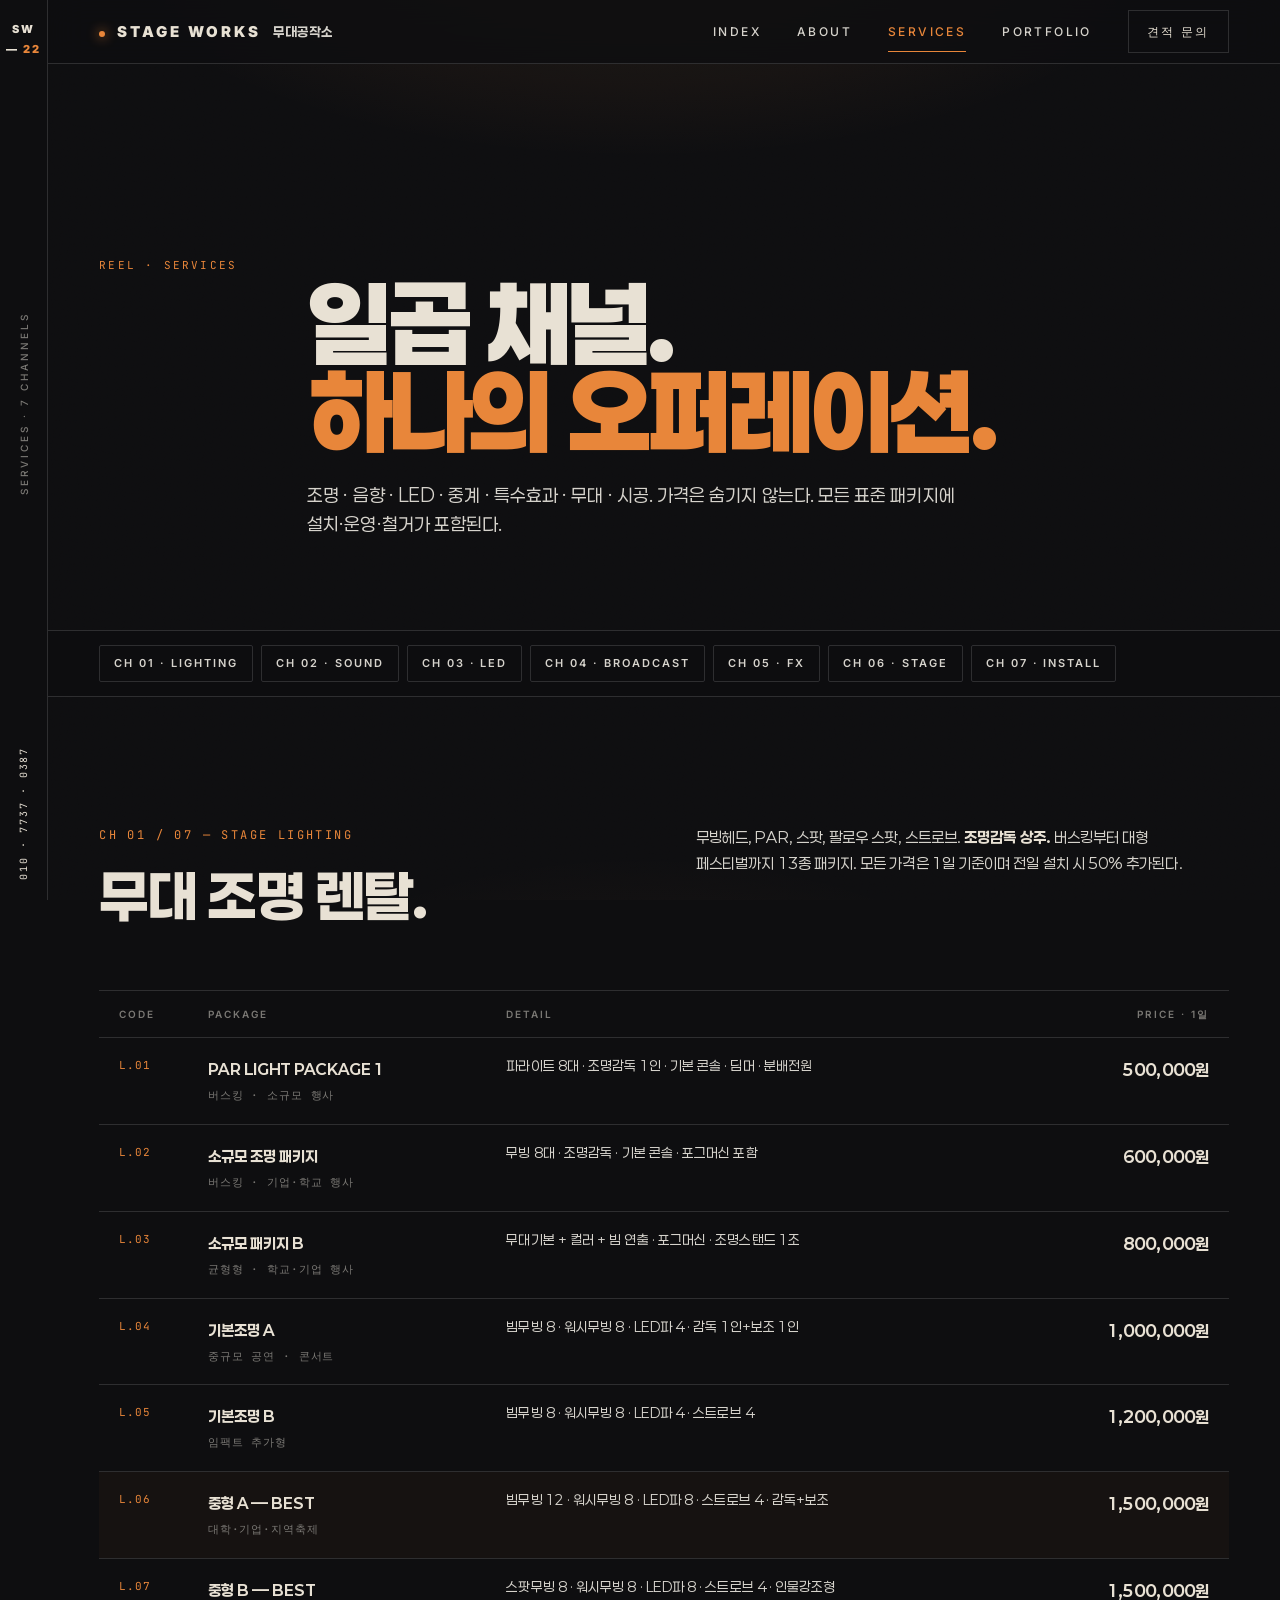
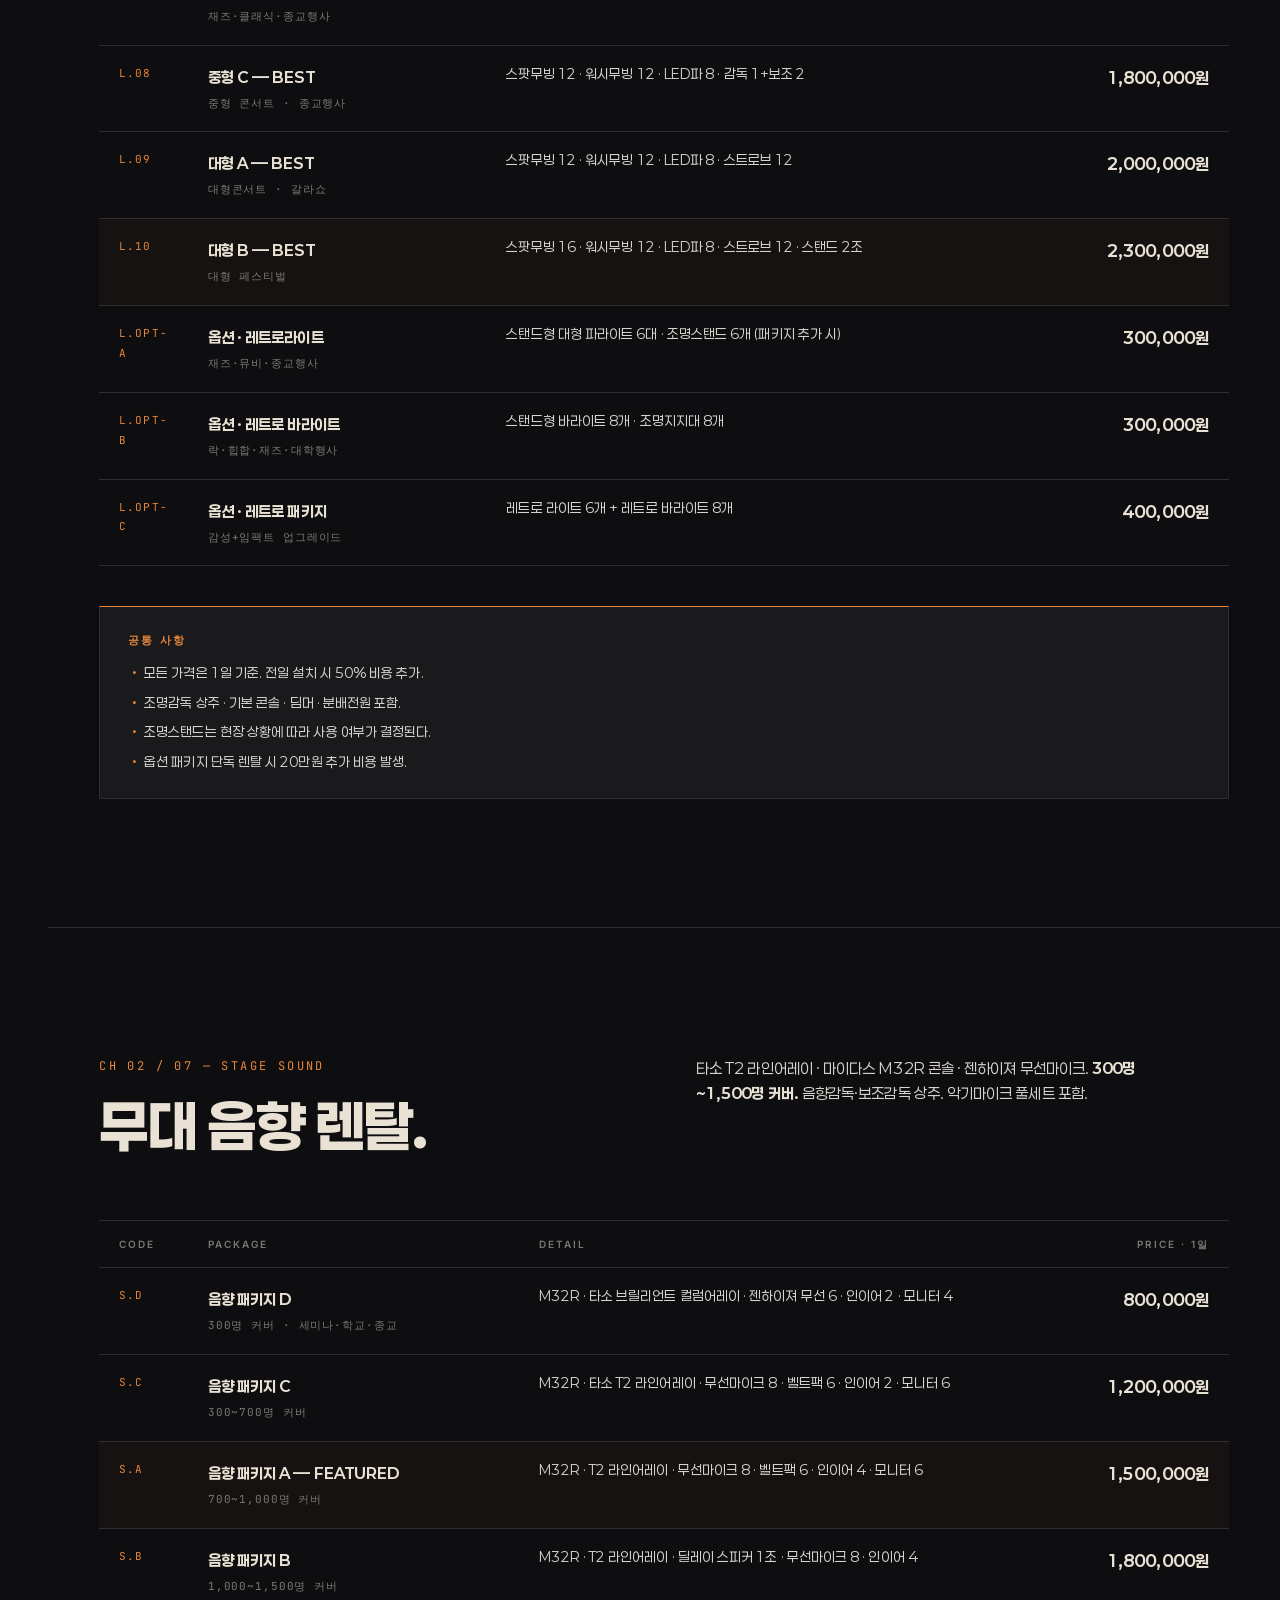
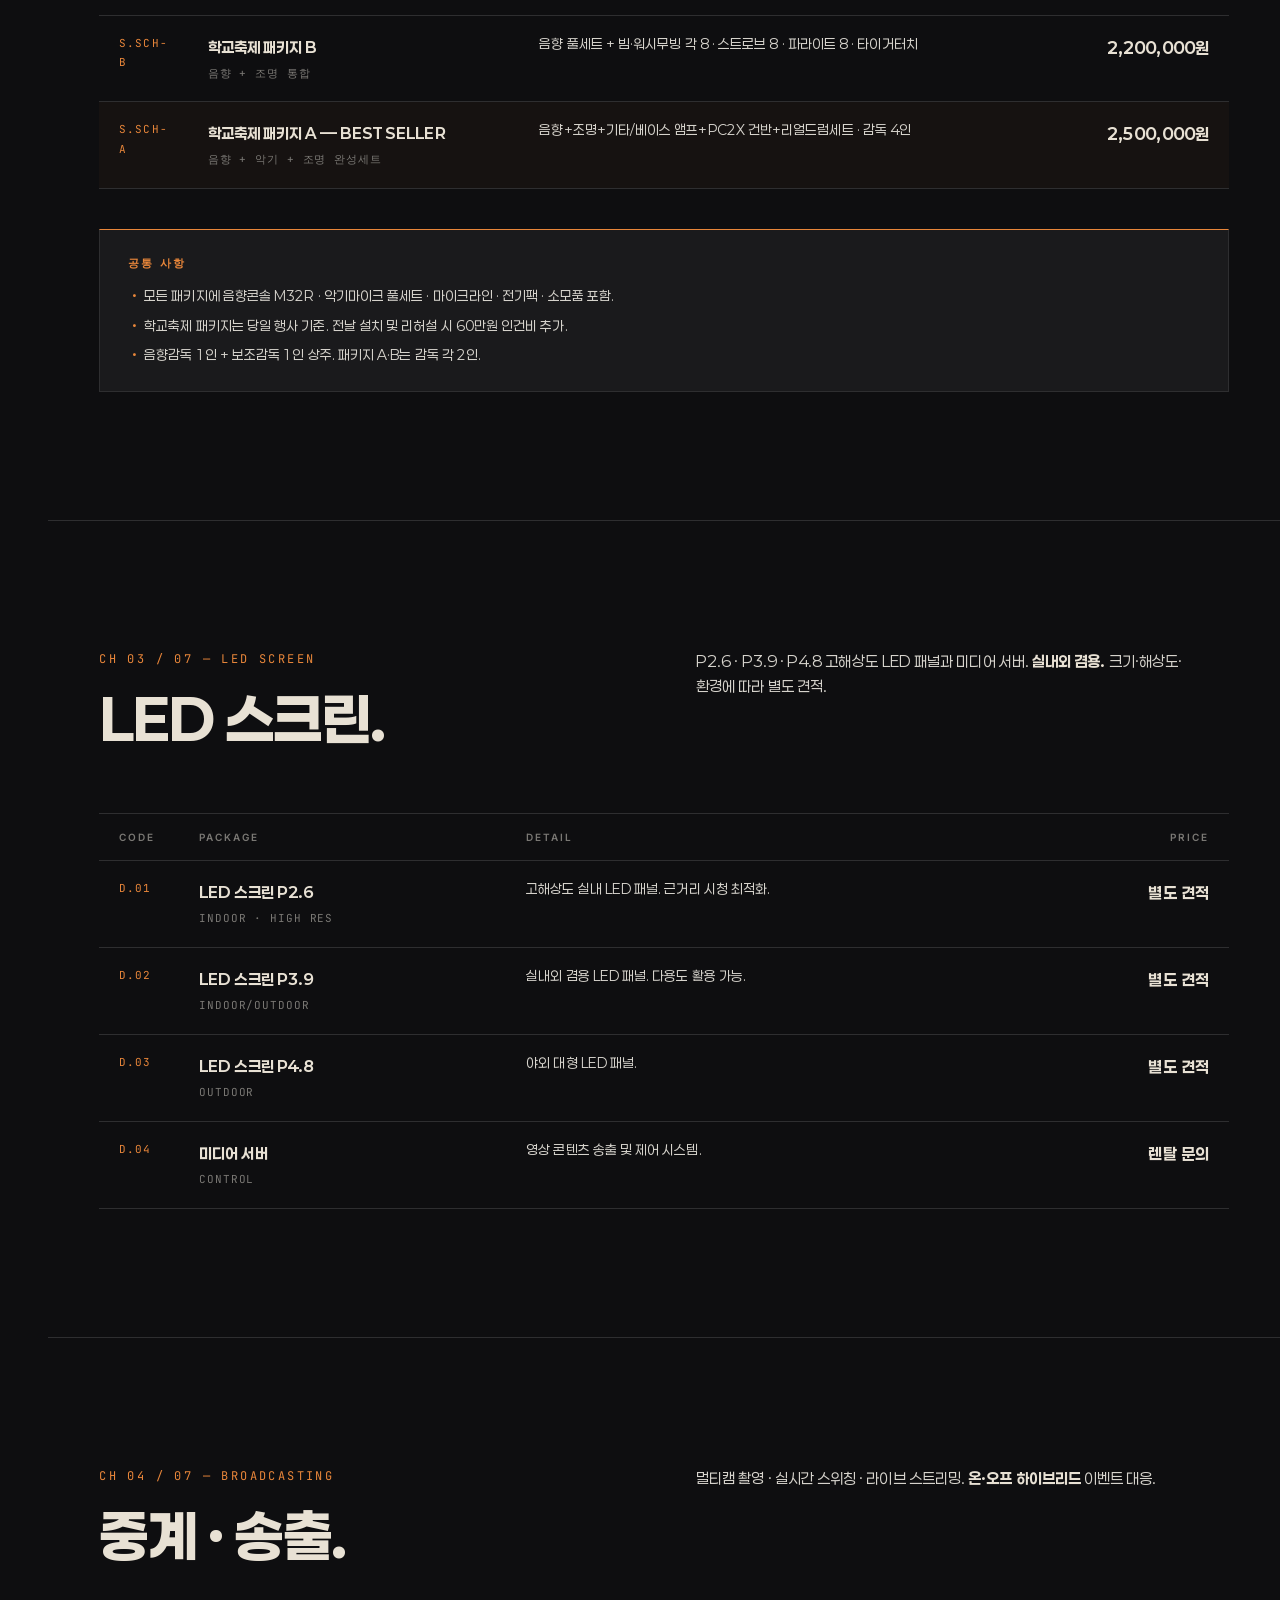
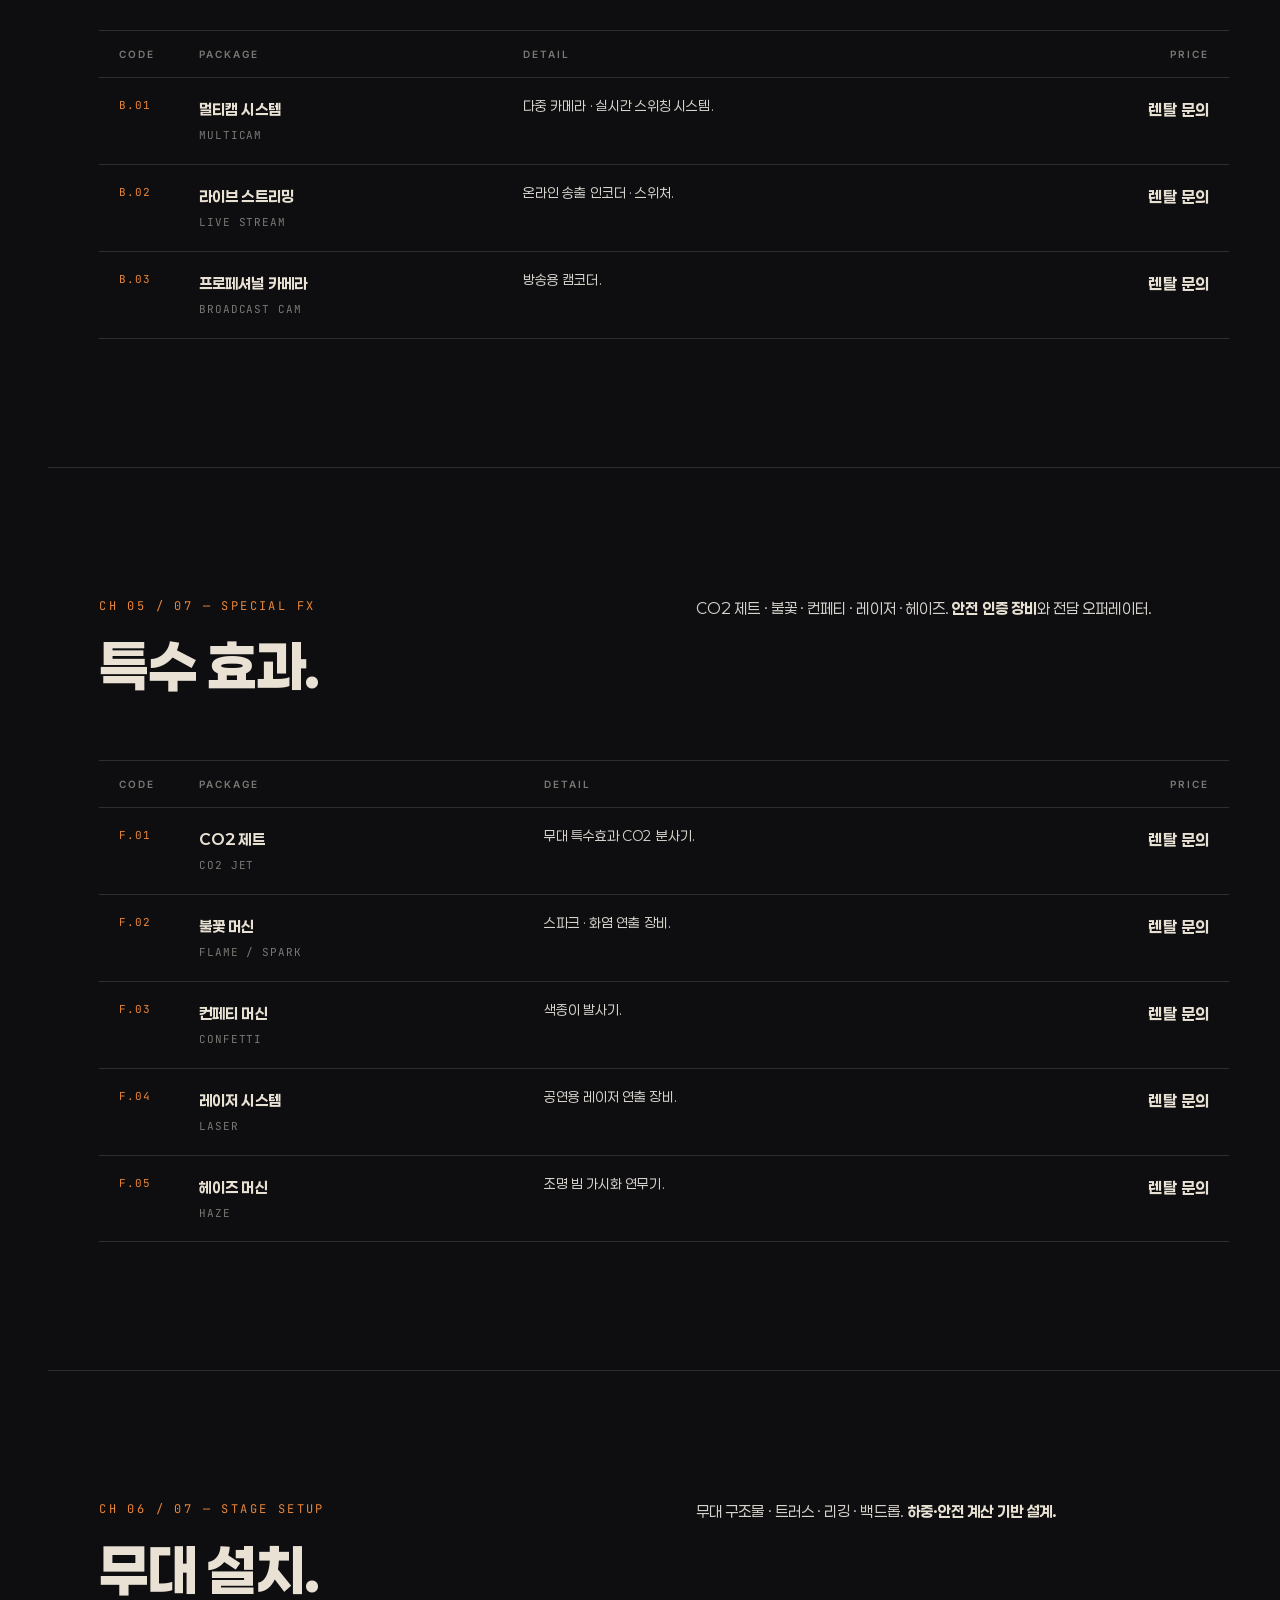
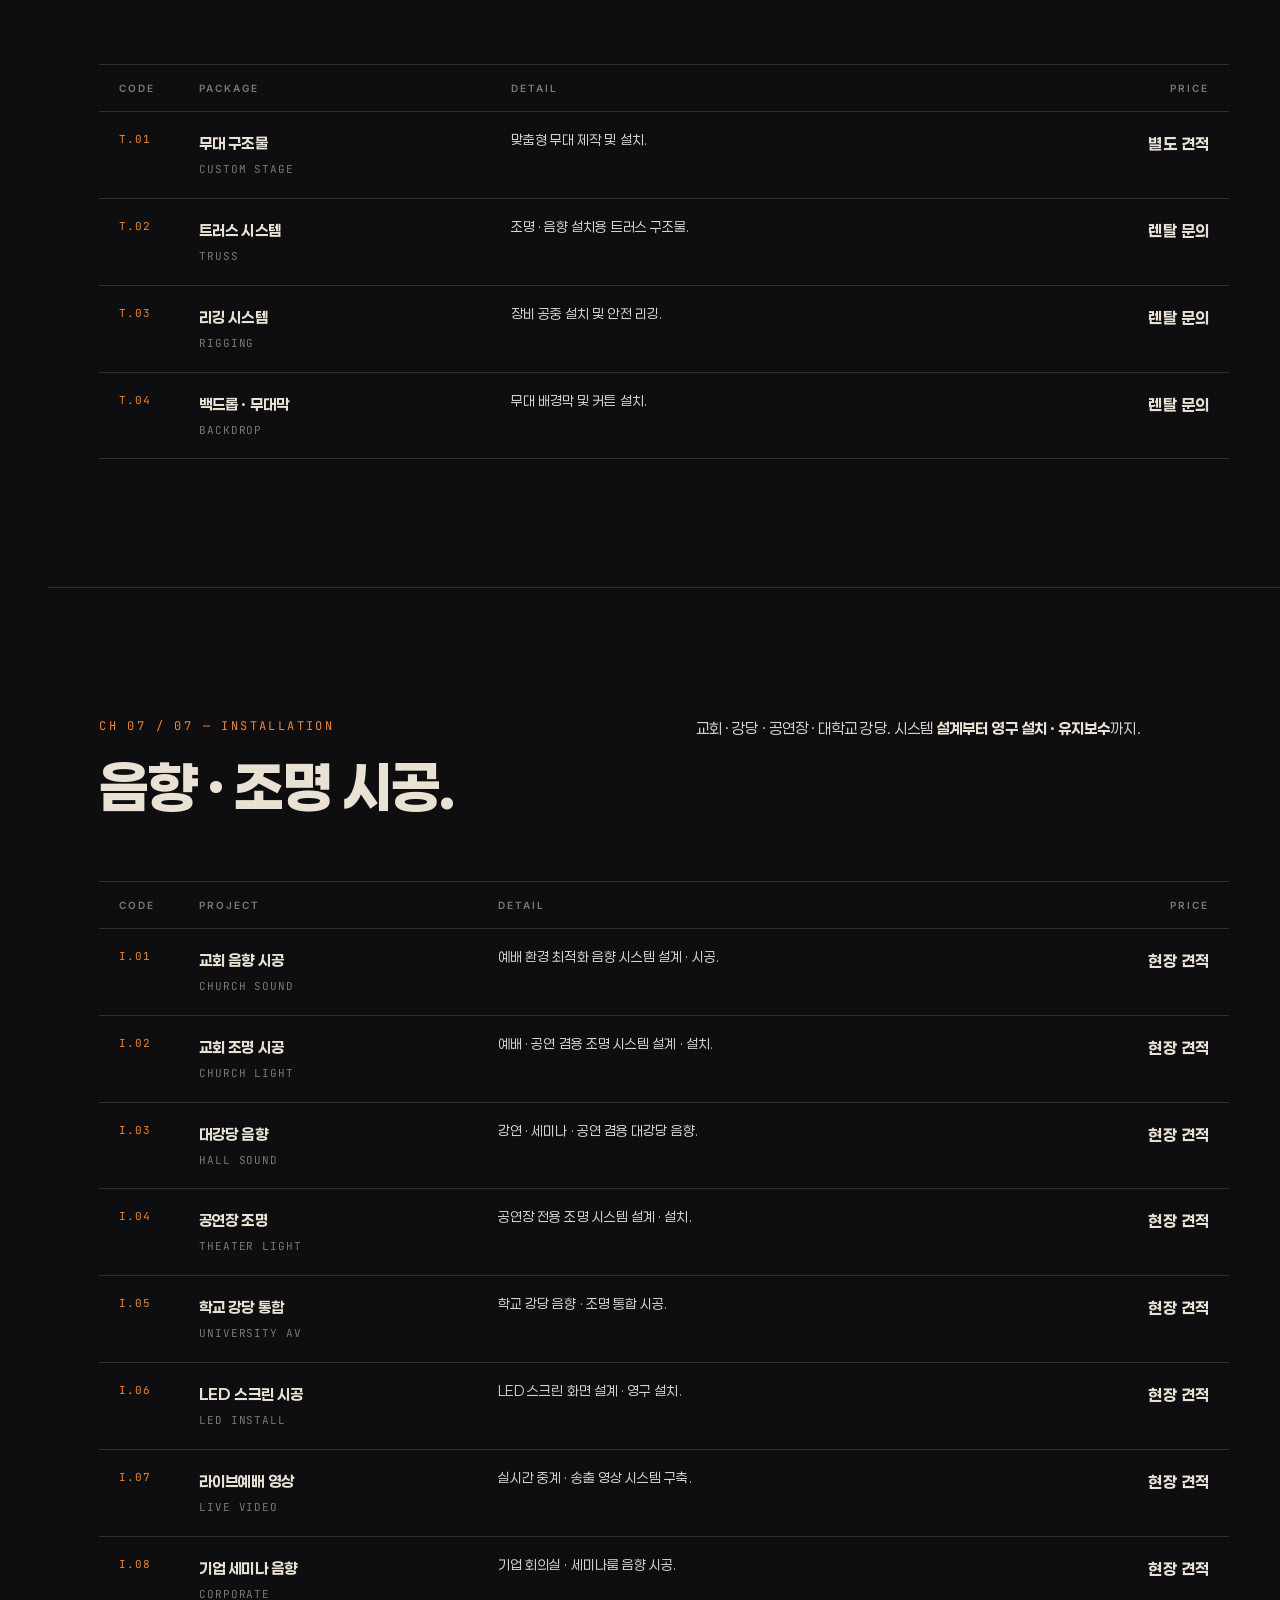
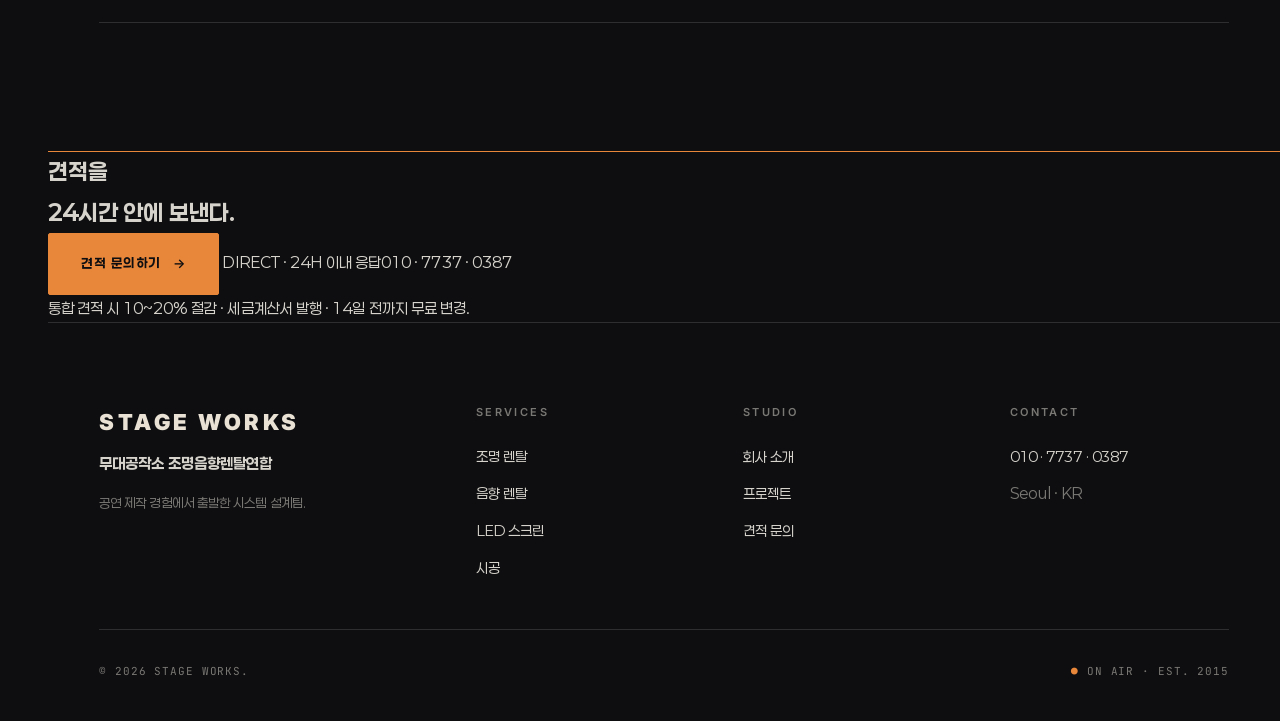
<file: services.html>
<!DOCTYPE html>
<html lang="ko">
<head>
<meta charset="UTF-8">
<meta name="viewport" content="width=device-width, initial-scale=1.0">
<title>Services · STAGE WORKS 무대공작소</title>
<meta name="description" content="조명·LED·음향·중계방송·특수효과·무대구조·시공 7개 카테고리. 렌탈 패키지부터 풀 프로덕션·상설 시공까지 무대공작소가 제공하는 서비스 전 범위.">
<link rel="canonical" href="https://stageworks.kr/services">
<meta property="og:type" content="website">
<meta property="og:site_name" content="STAGE WORKS 무대공작소">
<meta property="og:locale" content="ko_KR">
<meta property="og:url" content="https://stageworks.kr/services">
<meta property="og:title" content="Services · STAGE WORKS 무대공작소">
<meta property="og:description" content="조명·LED·음향·중계·특수효과·무대구조·시공 7개 카테고리. 렌탈부터 풀 프로덕션까지 제공하는 서비스 전 범위.">
<meta name="twitter:card" content="summary_large_image">
<link rel="preconnect" href="https://fonts.googleapis.com">
<link rel="preconnect" href="https://fonts.gstatic.com" crossorigin>
<link href="https://fonts.googleapis.com/css2?family=Inter:wght@400;500;600;700;800;900&family=JetBrains+Mono:wght@400;500;600&display=swap" rel="stylesheet">
<link rel="stylesheet" href="assets/css/stage.css">
<link rel="icon" type="image/svg+xml" href="data:image/svg+xml,%3Csvg xmlns='http://www.w3.org/2000/svg' viewBox='0 0 32 32'%3E%3Crect width='32' height='32' fill='%230E0E10'/%3E%3Ccircle cx='16' cy='16' r='4' fill='%23E8863A'/%3E%3C/svg%3E">
<style>
.page-hero { padding: clamp(120px, 15vw, 200px) 0 clamp(48px, 7vw, 96px); border-bottom: 1px solid var(--line); }
.page-hero .wrap { display: grid; grid-template-columns: 160px 1fr; gap: 48px; }
.page-hero .cue { font-family: 'JetBrains Mono', monospace; font-size: 11px; letter-spacing: 0.2em; color: var(--amber); }
.page-hero h1 { font-family: 'Paperlogy', sans-serif; font-weight: 900; font-size: var(--fs-hero); line-height: 0.92; letter-spacing: -0.035em; color: var(--ivory); margin: 24px 0; max-width: 16ch; }
.page-hero h1 .em { color: var(--amber); }
.page-hero .lead { font-size: var(--fs-h3); line-height: 1.65; color: var(--body); max-width: 54ch; margin-top: 24px; }
@media (max-width: 720px) { .page-hero .wrap { grid-template-columns: 1fr; gap: 16px; } }

.svc-anchor {
  position: sticky; top: 64px; background: rgba(14,14,16,0.92); backdrop-filter: blur(18px);
  z-index: 50; border-bottom: 1px solid var(--line); padding: 14px var(--gutter);
}
@media (max-width: 900px) { .svc-anchor { top: 56px; } }
.svc-anchor-inner { max-width: var(--max); margin: 0 auto; display: flex; gap: 8px; overflow-x: auto; }
.svc-anchor a {
  font-family: 'Inter', sans-serif; font-size: 11px; font-weight: 600;
  letter-spacing: 0.18em; text-transform: uppercase;
  color: var(--body); padding: 8px 14px; border: 1px solid var(--line); border-radius: 2px;
  white-space: nowrap; transition: all 0.22s var(--ease);
}
.svc-anchor a:hover { border-color: var(--amber); color: var(--amber); }

.svc-block { padding: clamp(80px, 10vw, 130px) 0; border-bottom: 1px solid var(--line); scroll-margin-top: 120px; }
.svc-block-head {
  display: grid; grid-template-columns: 1fr 1fr; gap: 64px;
  margin-bottom: 64px; align-items: start;
}
@media (max-width: 900px) { .svc-block-head { grid-template-columns: 1fr; gap: 24px; } }
.svc-block-head .ch {
  font-family: 'JetBrains Mono', monospace; font-size: 12px;
  letter-spacing: 0.2em; color: var(--amber); margin-bottom: 20px;
}
.svc-block-head h2 {
  font-family: 'Paperlogy', sans-serif; font-weight: 800;
  font-size: var(--fs-disp); line-height: 1.05; letter-spacing: -0.025em;
  color: var(--ivory); max-width: 14ch;
}
.svc-block-head .hint { font-size: 15px; line-height: 1.7; color: var(--body); max-width: 50ch; }
.svc-block-head .hint strong { color: var(--ivory); font-weight: 700; }

.price-table {
  width: 100%;
  border-collapse: collapse;
  border-top: 1px solid var(--line);
}
.price-table th, .price-table td {
  padding: 18px 20px; text-align: left;
  border-bottom: 1px solid var(--line);
  font-size: 13.5px; vertical-align: top;
}
.price-table th {
  font-family: 'Inter', sans-serif; font-size: 10px;
  letter-spacing: 0.2em; text-transform: uppercase;
  color: var(--dim); font-weight: 600;
  padding: 14px 20px;
}
.price-table .pt-code { font-family: 'JetBrains Mono', monospace; color: var(--amber); font-size: 11px; letter-spacing: 0.1em; width: 80px; }
.price-table .pt-name { color: var(--ivory); font-weight: 600; font-family: 'Paperlogy', sans-serif; font-size: 15px; }
.price-table .pt-name small { display: block; color: var(--dim); font-size: 11px; font-weight: 400; letter-spacing: 0.08em; margin-top: 3px; font-family: 'JetBrains Mono', monospace; }
.price-table .pt-desc { color: var(--body); line-height: 1.55; }
.price-table .pt-price { font-family: 'Paperlogy', sans-serif; font-size: 16px; font-weight: 700; color: var(--ivory); white-space: nowrap; font-feature-settings: 'tnum' 1; text-align: right; }
.price-table tr:hover { background: rgba(232,134,58,0.03); }

.note-block {
  background: var(--char); border: 1px solid var(--line); border-top: 1px solid var(--amber);
  padding: 24px 28px; margin-top: 40px;
}
.note-block h4 { font-family: 'Inter', sans-serif; font-size: 11px; font-weight: 600; letter-spacing: 0.2em; text-transform: uppercase; color: var(--amber); margin-bottom: 12px; }
.note-block ul { list-style: none; display: flex; flex-direction: column; gap: 8px; font-size: 13.5px; color: var(--body); line-height: 1.6; }
.note-block li { padding-left: 16px; position: relative; }
.note-block li::before { content: '·'; position: absolute; left: 4px; color: var(--amber); font-weight: 700; }

@media (max-width: 720px) {
  .price-table .pt-code { display: none; }
  .price-table th:nth-child(1), .price-table td:nth-child(1) { display: none; }
}
</style>
</head>
<body>

<aside class="rail">
  <div class="rail-mark">SW<br>— <span style="color:var(--amber)">22</span></div>
  <div class="rail-vert">SERVICES · 7 CHANNELS</div>
  <div class="rail-phone">010 · 7737 · 0387</div>
</aside>

<header class="nav">
  <a href="index.html" class="nav-brand">
    <span class="dot"></span><span class="mk">STAGE WORKS</span><span class="kr">무대공작소</span>
  </a>
  <nav class="nav-links">
    <a href="index.html">Index</a>
    <a href="about.html">About</a>
    <a href="services.html" class="active">Services</a>
    <a href="portfolio.html">Portfolio</a>
    <a href="contact.html" class="nav-cta">견적 문의</a>
  </nav>
</header>

<main>

<section class="page-hero">
  <div class="wrap">
    <div>
      <div class="cue">REEL · SERVICES</div>
    </div>
    <div>
      <h1>일곱 채널.<br><span class="em">하나의 오퍼레이션.</span></h1>
      <p class="lead">조명 · 음향 · LED · 중계 · 특수효과 · 무대 · 시공. 가격은 숨기지 않는다. 모든 표준 패키지에 설치·운영·철거가 포함된다.</p>
    </div>
  </div>
</section>

<nav class="svc-anchor">
  <div class="svc-anchor-inner">
    <a href="#lighting">CH 01 · Lighting</a>
    <a href="#sound">CH 02 · Sound</a>
    <a href="#led">CH 03 · LED</a>
    <a href="#broadcast">CH 04 · Broadcast</a>
    <a href="#sfx">CH 05 · FX</a>
    <a href="#stage">CH 06 · Stage</a>
    <a href="#install">CH 07 · Install</a>
  </div>
</nav>

<!-- LIGHTING -->
<section class="svc-block" id="lighting">
  <div class="wrap">
    <div class="svc-block-head reveal">
      <div>
        <div class="ch">CH 01 / 07 — STAGE LIGHTING</div>
        <h2>무대 조명 렌탈.</h2>
      </div>
      <div class="hint">
        <p>무빙헤드, PAR, 스팟, 팔로우 스팟, 스트로브. <strong>조명감독 상주.</strong> 버스킹부터 대형 페스티벌까지 13종 패키지. 모든 가격은 1일 기준이며 전일 설치 시 50% 추가된다.</p>
      </div>
    </div>

    <table class="price-table reveal">
      <thead><tr><th>CODE</th><th>PACKAGE</th><th>DETAIL</th><th style="text-align:right">PRICE · 1일</th></tr></thead>
      <tbody>
        <tr><td class="pt-code">L.01</td><td class="pt-name">PAR LIGHT PACKAGE 1<small>버스킹 · 소규모 행사</small></td><td class="pt-desc">파라이트 8대 · 조명감독 1인 · 기본 콘솔 · 딤머 · 분배전원</td><td class="pt-price">500,000원</td></tr>
        <tr><td class="pt-code">L.02</td><td class="pt-name">소규모 조명 패키지<small>버스킹 · 기업·학교 행사</small></td><td class="pt-desc">무빙 8대 · 조명감독 · 기본 콘솔 · 포그머신 포함</td><td class="pt-price">600,000원</td></tr>
        <tr><td class="pt-code">L.03</td><td class="pt-name">소규모 패키지 B<small>균형형 · 학교·기업 행사</small></td><td class="pt-desc">무대기본 + 컬러 + 빔 연출 · 포그머신 · 조명스탠드 1조</td><td class="pt-price">800,000원</td></tr>
        <tr><td class="pt-code">L.04</td><td class="pt-name">기본조명 A<small>중규모 공연 · 콘서트</small></td><td class="pt-desc">빔무빙 8 · 워시무빙 8 · LED파 4 · 감독 1인+보조 1인</td><td class="pt-price">1,000,000원</td></tr>
        <tr><td class="pt-code">L.05</td><td class="pt-name">기본조명 B<small>임팩트 추가형</small></td><td class="pt-desc">빔무빙 8 · 워시무빙 8 · LED파 4 · 스트로브 4</td><td class="pt-price">1,200,000원</td></tr>
        <tr style="background:rgba(232,134,58,0.04)"><td class="pt-code">L.06</td><td class="pt-name">중형 A — BEST<small>대학·기업·지역축제</small></td><td class="pt-desc">빔무빙 12 · 워시무빙 8 · LED파 8 · 스트로브 4 · 감독+보조</td><td class="pt-price">1,500,000원</td></tr>
        <tr><td class="pt-code">L.07</td><td class="pt-name">중형 B — BEST<small>재즈·클래식·종교행사</small></td><td class="pt-desc">스팟무빙 8 · 워시무빙 8 · LED파 8 · 스트로브 4 · 인물강조형</td><td class="pt-price">1,500,000원</td></tr>
        <tr><td class="pt-code">L.08</td><td class="pt-name">중형 C — BEST<small>중형 콘서트 · 종교행사</small></td><td class="pt-desc">스팟무빙 12 · 워시무빙 12 · LED파 8 · 감독 1+보조 2</td><td class="pt-price">1,800,000원</td></tr>
        <tr><td class="pt-code">L.09</td><td class="pt-name">대형 A — BEST<small>대형콘서트 · 갈라쇼</small></td><td class="pt-desc">스팟무빙 12 · 워시무빙 12 · LED파 8 · 스트로브 12</td><td class="pt-price">2,000,000원</td></tr>
        <tr style="background:rgba(232,134,58,0.04)"><td class="pt-code">L.10</td><td class="pt-name">대형 B — BEST<small>대형 페스티벌</small></td><td class="pt-desc">스팟무빙 16 · 워시무빙 12 · LED파 8 · 스트로브 12 · 스탠드 2조</td><td class="pt-price">2,300,000원</td></tr>
        <tr><td class="pt-code">L.OPT-A</td><td class="pt-name">옵션 · 레트로라이트<small>재즈·뮤비·종교행사</small></td><td class="pt-desc">스탠드형 대형 파라이트 6대 · 조명스탠드 6개 (패키지 추가 시)</td><td class="pt-price">300,000원</td></tr>
        <tr><td class="pt-code">L.OPT-B</td><td class="pt-name">옵션 · 레트로 바라이트<small>락·힙합·재즈·대학행사</small></td><td class="pt-desc">스탠드형 바라이트 8개 · 조명지지대 8개</td><td class="pt-price">300,000원</td></tr>
        <tr><td class="pt-code">L.OPT-C</td><td class="pt-name">옵션 · 레트로 패키지<small>감성+임팩트 업그레이드</small></td><td class="pt-desc">레트로 라이트 6개 + 레트로 바라이트 8개</td><td class="pt-price">400,000원</td></tr>
      </tbody>
    </table>
    <div class="note-block">
      <h4>공통 사항</h4>
      <ul>
        <li>모든 가격은 1일 기준. 전일 설치 시 50% 비용 추가.</li>
        <li>조명감독 상주 · 기본 콘솔 · 딤머 · 분배전원 포함.</li>
        <li>조명스탠드는 현장 상황에 따라 사용 여부가 결정된다.</li>
        <li>옵션 패키지 단독 렌탈 시 20만원 추가 비용 발생.</li>
      </ul>
    </div>
  </div>
</section>

<!-- SOUND -->
<section class="svc-block" id="sound">
  <div class="wrap">
    <div class="svc-block-head reveal">
      <div>
        <div class="ch">CH 02 / 07 — STAGE SOUND</div>
        <h2>무대 음향 렌탈.</h2>
      </div>
      <div class="hint">
        <p>타소 T2 라인어레이 · 마이다스 M32R 콘솔 · 젠하이져 무선마이크. <strong>300명~1,500명 커버.</strong> 음향감독·보조감독 상주. 악기마이크 풀세트 포함.</p>
      </div>
    </div>

    <table class="price-table reveal">
      <thead><tr><th>CODE</th><th>PACKAGE</th><th>DETAIL</th><th style="text-align:right">PRICE · 1일</th></tr></thead>
      <tbody>
        <tr><td class="pt-code">S.D</td><td class="pt-name">음향 패키지 D<small>300명 커버 · 세미나·학교·종교</small></td><td class="pt-desc">M32R · 타소 브릴리언트 컬럼어레이 · 젠하이져 무선 6 · 인이어 2 · 모니터 4</td><td class="pt-price">800,000원</td></tr>
        <tr><td class="pt-code">S.C</td><td class="pt-name">음향 패키지 C<small>300~700명 커버</small></td><td class="pt-desc">M32R · 타소 T2 라인어레이 · 무선마이크 8 · 벨트팩 6 · 인이어 2 · 모니터 6</td><td class="pt-price">1,200,000원</td></tr>
        <tr style="background:rgba(232,134,58,0.04)"><td class="pt-code">S.A</td><td class="pt-name">음향 패키지 A — FEATURED<small>700~1,000명 커버</small></td><td class="pt-desc">M32R · T2 라인어레이 · 무선마이크 8 · 벨트팩 6 · 인이어 4 · 모니터 6</td><td class="pt-price">1,500,000원</td></tr>
        <tr><td class="pt-code">S.B</td><td class="pt-name">음향 패키지 B<small>1,000~1,500명 커버</small></td><td class="pt-desc">M32R · T2 라인어레이 · 딜레이 스피커 1조 · 무선마이크 8 · 인이어 4</td><td class="pt-price">1,800,000원</td></tr>
        <tr><td class="pt-code">S.SCH-B</td><td class="pt-name">학교축제 패키지 B<small>음향 + 조명 통합</small></td><td class="pt-desc">음향 풀세트 + 빔·워시무빙 각 8 · 스트로브 8 · 파라이트 8 · 타이거터치</td><td class="pt-price">2,200,000원</td></tr>
        <tr style="background:rgba(232,134,58,0.04)"><td class="pt-code">S.SCH-A</td><td class="pt-name">학교축제 패키지 A — BEST SELLER<small>음향 + 악기 + 조명 완성세트</small></td><td class="pt-desc">음향+조명+기타/베이스 앰프+PC2X 건반+리얼드럼세트 · 감독 4인</td><td class="pt-price">2,500,000원</td></tr>
      </tbody>
    </table>
    <div class="note-block">
      <h4>공통 사항</h4>
      <ul>
        <li>모든 패키지에 음향콘솔 M32R · 악기마이크 풀세트 · 마이크라인 · 전기팩 · 소모품 포함.</li>
        <li>학교축제 패키지는 당일 행사 기준. 전날 설치 및 리허설 시 60만원 인건비 추가.</li>
        <li>음향감독 1인 + 보조감독 1인 상주. 패키지 A·B는 감독 각 2인.</li>
      </ul>
    </div>
  </div>
</section>

<!-- LED -->
<section class="svc-block" id="led">
  <div class="wrap">
    <div class="svc-block-head reveal">
      <div>
        <div class="ch">CH 03 / 07 — LED SCREEN</div>
        <h2>LED 스크린.</h2>
      </div>
      <div class="hint"><p>P2.6 · P3.9 · P4.8 고해상도 LED 패널과 미디어 서버. <strong>실내외 겸용.</strong> 크기·해상도·환경에 따라 별도 견적.</p></div>
    </div>
    <table class="price-table reveal">
      <thead><tr><th>CODE</th><th>PACKAGE</th><th>DETAIL</th><th style="text-align:right">PRICE</th></tr></thead>
      <tbody>
        <tr><td class="pt-code">D.01</td><td class="pt-name">LED 스크린 P2.6<small>INDOOR · HIGH RES</small></td><td class="pt-desc">고해상도 실내 LED 패널. 근거리 시청 최적화.</td><td class="pt-price">별도 견적</td></tr>
        <tr><td class="pt-code">D.02</td><td class="pt-name">LED 스크린 P3.9<small>INDOOR/OUTDOOR</small></td><td class="pt-desc">실내외 겸용 LED 패널. 다용도 활용 가능.</td><td class="pt-price">별도 견적</td></tr>
        <tr><td class="pt-code">D.03</td><td class="pt-name">LED 스크린 P4.8<small>OUTDOOR</small></td><td class="pt-desc">야외 대형 LED 패널.</td><td class="pt-price">별도 견적</td></tr>
        <tr><td class="pt-code">D.04</td><td class="pt-name">미디어 서버<small>CONTROL</small></td><td class="pt-desc">영상 콘텐츠 송출 및 제어 시스템.</td><td class="pt-price">렌탈 문의</td></tr>
      </tbody>
    </table>
  </div>
</section>

<!-- BROADCAST -->
<section class="svc-block" id="broadcast">
  <div class="wrap">
    <div class="svc-block-head reveal">
      <div>
        <div class="ch">CH 04 / 07 — BROADCASTING</div>
        <h2>중계 · 송출.</h2>
      </div>
      <div class="hint"><p>멀티캠 촬영 · 실시간 스위칭 · 라이브 스트리밍. <strong>온·오프 하이브리드</strong> 이벤트 대응.</p></div>
    </div>
    <table class="price-table reveal">
      <thead><tr><th>CODE</th><th>PACKAGE</th><th>DETAIL</th><th style="text-align:right">PRICE</th></tr></thead>
      <tbody>
        <tr><td class="pt-code">B.01</td><td class="pt-name">멀티캠 시스템<small>MULTICAM</small></td><td class="pt-desc">다중 카메라 · 실시간 스위칭 시스템.</td><td class="pt-price">렌탈 문의</td></tr>
        <tr><td class="pt-code">B.02</td><td class="pt-name">라이브 스트리밍<small>LIVE STREAM</small></td><td class="pt-desc">온라인 송출 인코더 · 스위처.</td><td class="pt-price">렌탈 문의</td></tr>
        <tr><td class="pt-code">B.03</td><td class="pt-name">프로페셔널 카메라<small>BROADCAST CAM</small></td><td class="pt-desc">방송용 캠코더.</td><td class="pt-price">렌탈 문의</td></tr>
      </tbody>
    </table>
  </div>
</section>

<!-- SFX -->
<section class="svc-block" id="sfx">
  <div class="wrap">
    <div class="svc-block-head reveal">
      <div>
        <div class="ch">CH 05 / 07 — SPECIAL FX</div>
        <h2>특수 효과.</h2>
      </div>
      <div class="hint"><p>CO2 제트 · 불꽃 · 컨페티 · 레이저 · 헤이즈. <strong>안전 인증 장비</strong>와 전담 오퍼레이터.</p></div>
    </div>
    <table class="price-table reveal">
      <thead><tr><th>CODE</th><th>PACKAGE</th><th>DETAIL</th><th style="text-align:right">PRICE</th></tr></thead>
      <tbody>
        <tr><td class="pt-code">F.01</td><td class="pt-name">CO2 제트<small>CO2 JET</small></td><td class="pt-desc">무대 특수효과 CO2 분사기.</td><td class="pt-price">렌탈 문의</td></tr>
        <tr><td class="pt-code">F.02</td><td class="pt-name">불꽃 머신<small>FLAME / SPARK</small></td><td class="pt-desc">스파크 · 화염 연출 장비.</td><td class="pt-price">렌탈 문의</td></tr>
        <tr><td class="pt-code">F.03</td><td class="pt-name">컨페티 머신<small>CONFETTI</small></td><td class="pt-desc">색종이 발사기.</td><td class="pt-price">렌탈 문의</td></tr>
        <tr><td class="pt-code">F.04</td><td class="pt-name">레이저 시스템<small>LASER</small></td><td class="pt-desc">공연용 레이저 연출 장비.</td><td class="pt-price">렌탈 문의</td></tr>
        <tr><td class="pt-code">F.05</td><td class="pt-name">헤이즈 머신<small>HAZE</small></td><td class="pt-desc">조명 빔 가시화 연무기.</td><td class="pt-price">렌탈 문의</td></tr>
      </tbody>
    </table>
  </div>
</section>

<!-- STAGE -->
<section class="svc-block" id="stage">
  <div class="wrap">
    <div class="svc-block-head reveal">
      <div>
        <div class="ch">CH 06 / 07 — STAGE SETUP</div>
        <h2>무대 설치.</h2>
      </div>
      <div class="hint"><p>무대 구조물 · 트러스 · 리깅 · 백드롭. <strong>하중·안전 계산 기반 설계.</strong></p></div>
    </div>
    <table class="price-table reveal">
      <thead><tr><th>CODE</th><th>PACKAGE</th><th>DETAIL</th><th style="text-align:right">PRICE</th></tr></thead>
      <tbody>
        <tr><td class="pt-code">T.01</td><td class="pt-name">무대 구조물<small>CUSTOM STAGE</small></td><td class="pt-desc">맞춤형 무대 제작 및 설치.</td><td class="pt-price">별도 견적</td></tr>
        <tr><td class="pt-code">T.02</td><td class="pt-name">트러스 시스템<small>TRUSS</small></td><td class="pt-desc">조명 · 음향 설치용 트러스 구조물.</td><td class="pt-price">렌탈 문의</td></tr>
        <tr><td class="pt-code">T.03</td><td class="pt-name">리깅 시스템<small>RIGGING</small></td><td class="pt-desc">장비 공중 설치 및 안전 리깅.</td><td class="pt-price">렌탈 문의</td></tr>
        <tr><td class="pt-code">T.04</td><td class="pt-name">백드롭 · 무대막<small>BACKDROP</small></td><td class="pt-desc">무대 배경막 및 커튼 설치.</td><td class="pt-price">렌탈 문의</td></tr>
      </tbody>
    </table>
  </div>
</section>

<!-- INSTALL -->
<section class="svc-block" id="install" style="border-bottom:none">
  <div class="wrap">
    <div class="svc-block-head reveal">
      <div>
        <div class="ch">CH 07 / 07 — INSTALLATION</div>
        <h2>음향 · 조명 시공.</h2>
      </div>
      <div class="hint"><p>교회 · 강당 · 공연장 · 대학교 강당. 시스템 <strong>설계부터 영구 설치 · 유지보수</strong>까지.</p></div>
    </div>
    <table class="price-table reveal">
      <thead><tr><th>CODE</th><th>PROJECT</th><th>DETAIL</th><th style="text-align:right">PRICE</th></tr></thead>
      <tbody>
        <tr><td class="pt-code">I.01</td><td class="pt-name">교회 음향 시공<small>CHURCH SOUND</small></td><td class="pt-desc">예배 환경 최적화 음향 시스템 설계 · 시공.</td><td class="pt-price">현장 견적</td></tr>
        <tr><td class="pt-code">I.02</td><td class="pt-name">교회 조명 시공<small>CHURCH LIGHT</small></td><td class="pt-desc">예배 · 공연 겸용 조명 시스템 설계 · 설치.</td><td class="pt-price">현장 견적</td></tr>
        <tr><td class="pt-code">I.03</td><td class="pt-name">대강당 음향<small>HALL SOUND</small></td><td class="pt-desc">강연 · 세미나 · 공연 겸용 대강당 음향.</td><td class="pt-price">현장 견적</td></tr>
        <tr><td class="pt-code">I.04</td><td class="pt-name">공연장 조명<small>THEATER LIGHT</small></td><td class="pt-desc">공연장 전용 조명 시스템 설계 · 설치.</td><td class="pt-price">현장 견적</td></tr>
        <tr><td class="pt-code">I.05</td><td class="pt-name">학교 강당 통합<small>UNIVERSITY AV</small></td><td class="pt-desc">학교 강당 음향 · 조명 통합 시공.</td><td class="pt-price">현장 견적</td></tr>
        <tr><td class="pt-code">I.06</td><td class="pt-name">LED 스크린 시공<small>LED INSTALL</small></td><td class="pt-desc">LED 스크린 화면 설계 · 영구 설치.</td><td class="pt-price">현장 견적</td></tr>
        <tr><td class="pt-code">I.07</td><td class="pt-name">라이브예배 영상<small>LIVE VIDEO</small></td><td class="pt-desc">실시간 중계 · 송출 영상 시스템 구축.</td><td class="pt-price">현장 견적</td></tr>
        <tr><td class="pt-code">I.08</td><td class="pt-name">기업 세미나 음향<small>CORPORATE</small></td><td class="pt-desc">기업 회의실 · 세미나룸 음향 시공.</td><td class="pt-price">현장 견적</td></tr>
      </tbody>
    </table>
  </div>
</section>

<section class="cta-block" style="border-top:1px solid var(--amber)">
  <div class="cta-inner">
    <h2 class="reveal">견적을<br><span class="em">24시간 안에 보낸다.</span></h2>
    <div class="cta-right reveal">
      <a href="contact.html" class="btn btn-primary" style="padding:18px 32px">견적 문의하기 <span class="arr">→</span></a>
      <a href="tel:+8201077370387" class="cta-phone">
        <span class="lbl">DIRECT · 24H 이내 응답</span>010 · 7737 · 0387
      </a>
      <p class="mini">통합 견적 시 10~20% 절감 · 세금계산서 발행 · 14일 전까지 무료 변경.</p>
    </div>
  </div>
</section>

</main>

<footer class="foot">
  <div class="foot-grid">
    <div class="foot-brand">
      <div class="mk">STAGE WORKS</div>
      <div class="kr">무대공작소 조명음향렌탈연합</div>
      <p>공연 제작 경험에서 출발한 시스템 설계팀.</p>
    </div>
    <div><h4>Services</h4><ul>
      <li><a href="services.html#lighting">조명 렌탈</a></li>
      <li><a href="services.html#sound">음향 렌탈</a></li>
      <li><a href="services.html#led">LED 스크린</a></li>
      <li><a href="services.html#install">시공</a></li>
    </ul></div>
    <div><h4>Studio</h4><ul>
      <li><a href="about.html">회사 소개</a></li>
      <li><a href="portfolio.html">프로젝트</a></li>
      <li><a href="contact.html">견적 문의</a></li>
    </ul></div>
    <div><h4>Contact</h4><ul>
      <li><a href="tel:+8201077370387">010 · 7737 · 0387</a></li>
      <li style="color:var(--dim)">Seoul · KR</li>
    </ul></div>
  </div>
  <div class="foot-bottom">
    <span>© 2026 STAGE WORKS.</span>
    <span><span class="amber-dot">●</span> ON AIR · EST. 2015</span>
  </div>
</footer>

<script>
const io = new IntersectionObserver((entries) => {
  entries.forEach(e => { if (e.isIntersecting) { e.target.classList.add('vis'); io.unobserve(e.target); } });
}, { threshold: 0.12, rootMargin: '0px 0px -60px 0px' });
document.querySelectorAll('.reveal').forEach(el => io.observe(el));
</script>
</body>
</html>
</file>
<file: assets/css/stage.css>
/* =========================================================
   STAGE WORKS — Cinematic Editorial System
   ========================================================= */

@font-face { font-family: 'Paperlogy'; src: url('../../fonts/Paperlogy-4Regular.ttf') format('truetype'); font-weight: 400; font-display: swap; }
@font-face { font-family: 'Paperlogy'; src: url('../../fonts/Paperlogy-5Medium.ttf') format('truetype'); font-weight: 500; font-display: swap; }
@font-face { font-family: 'Paperlogy'; src: url('../../fonts/Paperlogy-7Bold.ttf') format('truetype'); font-weight: 700; font-display: swap; }
@font-face { font-family: 'Paperlogy'; src: url('../../fonts/Paperlogy-8ExtraBold.ttf') format('truetype'); font-weight: 800; font-display: swap; }
@font-face { font-family: 'Paperlogy'; src: url('../../fonts/Paperlogy-9Black.ttf') format('truetype'); font-weight: 900; font-display: swap; }

:root {
  --black:  #0E0E10;
  --black-2:#141416;
  --char:   #1A1A1C;
  --char-2: #222224;
  --line:   #2E2E30;
  --line-2: #3a3a3c;
  --ivory:  #E8E1D4;
  --body:   #D6D3CC;
  --dim:    #7a7874;
  --amber:  #E8863A;
  --amber-2:#F0A460;

  --fs-mega:  clamp(60px, 11.5vw, 220px);
  --fs-hero:  clamp(44px, 7.5vw, 140px);
  --fs-disp:  clamp(32px, 4.4vw, 72px);
  --fs-h1:    clamp(28px, 3.4vw, 52px);
  --fs-h2:    clamp(22px, 2.4vw, 36px);
  --fs-h3:    clamp(18px, 1.4vw, 22px);
  --fs-body:  clamp(15px, 1.05vw, 17px);
  --fs-small: clamp(12px, 0.82vw, 13px);
  --fs-cap:   clamp(10px, 0.72vw, 12px);

  --gutter: clamp(20px, 4vw, 64px);
  --rail: 48px;
  --max: 1440px;

  --ease: cubic-bezier(0.2, 0.7, 0.2, 1);
}

* { margin: 0; padding: 0; box-sizing: border-box; }
*::selection { background: var(--amber); color: var(--black); }

html { scroll-behavior: smooth; -webkit-text-size-adjust: 100%; }
body {
  background: var(--black);
  color: var(--body);
  font-family: 'Paperlogy', 'Inter', -apple-system, BlinkMacSystemFont, sans-serif;
  font-size: var(--fs-body);
  line-height: 1.8;
  font-weight: 400;
  letter-spacing: 0.005em;
  word-break: keep-all;
  overflow-wrap: break-word;
  overflow-x: hidden;
  -webkit-font-smoothing: antialiased;
  -moz-osx-font-smoothing: grayscale;
  text-rendering: optimizeLegibility;
}
img { max-width: 100%; display: block; }
a { color: inherit; text-decoration: none; }
button { background: none; border: none; color: inherit; font: inherit; cursor: pointer; }

/* ---------- PAPER NOISE + SPOT GLOW ---------- */
body::before {
  content: ''; position: fixed; inset: 0; pointer-events: none; z-index: 1;
  background:
    radial-gradient(ellipse 80% 50% at 50% -10%, rgba(232,134,58,0.13) 0%, transparent 55%),
    radial-gradient(ellipse 60% 40% at 50% 115%, rgba(232,134,58,0.06) 0%, transparent 50%);
  mix-blend-mode: screen;
}
body::after {
  content: ''; position: fixed; inset: 0; pointer-events: none; z-index: 2;
  opacity: 0.06;
  background-image: url("data:image/svg+xml,%3Csvg viewBox='0 0 200 200' xmlns='http://www.w3.org/2000/svg'%3E%3Cfilter id='n'%3E%3CfeTurbulence type='fractalNoise' baseFrequency='0.9' numOctaves='3' stitchTiles='stitch'/%3E%3C/filter%3E%3Crect width='100%25' height='100%25' filter='url(%23n)'/%3E%3C/svg%3E");
  background-size: 160px 160px;
  mix-blend-mode: overlay;
}

/* ---------- TYPE CLASSES ---------- */
.mono { font-family: 'JetBrains Mono', ui-monospace, monospace; font-feature-settings: 'tnum' 1; }
.label {
  font-family: 'Inter', 'Paperlogy', sans-serif;
  font-size: var(--fs-cap);
  font-weight: 500;
  letter-spacing: 0.22em;
  text-transform: uppercase;
  color: var(--dim);
}
.label-amber { color: var(--amber); }
.rule { height: 1px; background: var(--line); width: 100%; }
.rule-amber { height: 1px; background: var(--amber); width: 48px; }

/* ---------- LEFT VERTICAL RAIL ---------- */
.rail {
  position: fixed; left: 0; top: 0; bottom: 0;
  width: var(--rail);
  border-right: 1px solid var(--line);
  background: var(--black);
  z-index: 100;
  display: flex; flex-direction: column; justify-content: space-between;
  padding: 20px 0;
}
.rail-mark {
  font-family: 'Inter', sans-serif; font-weight: 900;
  font-size: 11px; letter-spacing: 0.2em; text-align: center;
  color: var(--ivory);
}
.rail-vert {
  writing-mode: vertical-rl;
  transform: rotate(180deg);
  font-family: 'Inter', sans-serif; font-size: 10px; font-weight: 500;
  letter-spacing: 0.3em; text-transform: uppercase;
  color: var(--dim);
  margin: 0 auto;
}
.rail-phone {
  writing-mode: vertical-rl; transform: rotate(180deg);
  font-family: 'JetBrains Mono', monospace; font-size: 10px;
  letter-spacing: 0.18em; color: var(--ivory);
  margin: 0 auto;
}
@media (max-width: 900px) { .rail { display: none; } }

/* ---------- TOP NAV ---------- */
.nav {
  position: fixed; top: 0; left: var(--rail); right: 0;
  height: 64px;
  display: flex; align-items: center; justify-content: space-between;
  padding: 0 var(--gutter);
  z-index: 90;
  border-bottom: 1px solid var(--line);
  background: rgba(14,14,16,0.82);
  backdrop-filter: blur(18px);
  -webkit-backdrop-filter: blur(18px);
}
@media (max-width: 900px) { .nav { left: 0; height: 56px; } }

.nav-brand {
  display: flex; align-items: baseline; gap: 12px;
  color: var(--ivory);
}
.nav-brand .mk { font-family: 'Inter', sans-serif; font-weight: 900; font-size: 15px; letter-spacing: 0.2em; }
.nav-brand .kr { font-weight: 700; font-size: 13px; letter-spacing: 0.08em; color: var(--body); }
.nav-brand .dot { width: 6px; height: 6px; background: var(--amber); border-radius: 50%; box-shadow: 0 0 12px var(--amber); animation: pulse 3.2s var(--ease) infinite; }
@keyframes pulse { 0%, 100% { opacity: 0.55; } 50% { opacity: 1; } }

.nav-links { display: flex; align-items: center; gap: 36px; }
.nav-links a {
  font-family: 'Inter', sans-serif;
  font-size: 12px; font-weight: 500;
  letter-spacing: 0.2em; text-transform: uppercase;
  color: var(--body);
  transition: color 0.18s var(--ease);
  position: relative; padding: 4px 0;
}
.nav-links a::after {
  content: ''; position: absolute; inset: auto 0 -6px 0; height: 1px;
  background: var(--amber); transform: scaleX(0); transform-origin: left;
  transition: transform 0.22s var(--ease);
}
.nav-links a:hover { color: var(--ivory); }
.nav-links a:hover::after, .nav-links a.active::after { transform: scaleX(1); }
.nav-links a.active { color: var(--amber); }
.nav-cta {
  border: 1px solid var(--line);
  padding: 10px 18px !important;
  color: var(--ivory) !important;
  transition: all 0.22s var(--ease);
}
.nav-cta:hover { background: var(--amber); border-color: var(--amber); color: var(--black) !important; }
.nav-cta::after { display: none !important; }
@media (max-width: 720px) { .nav-links a:not(.nav-cta) { display: none; } }

/* ---------- CONTAINER ---------- */
main { padding-left: var(--rail); padding-top: 64px; position: relative; z-index: 5; }
@media (max-width: 900px) { main { padding-left: 0; padding-top: 56px; } }

.wrap { max-width: var(--max); margin: 0 auto; padding: 0 var(--gutter); }
.section { padding: clamp(80px, 11vw, 160px) 0; position: relative; }
.section-sm { padding: clamp(64px, 8vw, 110px) 0; }

.section-head {
  display: grid; grid-template-columns: 160px 1fr;
  gap: 48px; align-items: start;
  margin-bottom: clamp(48px, 7vw, 96px);
}
.section-head .meta { display: flex; flex-direction: column; gap: 12px; }
.section-head .cue {
  font-family: 'JetBrains Mono', monospace;
  font-size: 11px; letter-spacing: 0.18em; color: var(--amber);
}
.section-head h2 {
  font-family: 'Paperlogy', 'Inter', sans-serif;
  font-weight: 800; font-size: var(--fs-disp);
  line-height: 1.2; letter-spacing: -0.02em;
  color: var(--ivory);
  max-width: 18ch;
}
.section-head .kicker {
  font-size: var(--fs-body); color: var(--body); max-width: 54ch;
  margin-top: 28px; line-height: 1.95;
}
@media (max-width: 720px) { .section-head { grid-template-columns: 1fr; gap: 20px; } }

/* ---------- BUTTONS ---------- */
.btn {
  display: inline-flex; align-items: center; gap: 12px;
  padding: 16px 28px;
  font-family: 'Inter', 'Paperlogy', sans-serif;
  font-size: 13px; font-weight: 600;
  letter-spacing: 0.12em; text-transform: uppercase;
  border: 1px solid var(--line); border-radius: 2px;
  color: var(--ivory);
  transition: all 0.22s var(--ease);
  position: relative;
}
.btn:hover { border-color: var(--amber); color: var(--amber); }
.btn-primary {
  background: var(--amber); border-color: var(--amber); color: var(--black);
}
.btn-primary:hover { background: var(--amber-2); border-color: var(--amber-2); color: var(--black); }
.btn .arr { display: inline-block; transition: transform 0.22s var(--ease); }
.btn:hover .arr { transform: translateX(4px); }

/* ---------- CARD (hairline) ---------- */
.card {
  background: var(--char);
  border: 1px solid var(--line);
  border-radius: 2px;
  padding: 32px;
  transition: border-color 0.25s var(--ease);
}
.card:hover { border-color: var(--line-2); }
.card-amber { border-top: 1px solid var(--amber); }

/* ---------- FOOTER ---------- */
.foot {
  border-top: 1px solid var(--line);
  padding: 80px var(--gutter) 40px;
  background: var(--black);
  position: relative; z-index: 5;
  margin-left: var(--rail);
}
@media (max-width: 900px) { .foot { margin-left: 0; } }
.foot-grid {
  max-width: var(--max); margin: 0 auto;
  display: grid; grid-template-columns: 1.5fr 1fr 1fr 1fr; gap: 48px;
  padding-bottom: 48px; border-bottom: 1px solid var(--line);
}
@media (max-width: 720px) { .foot-grid { grid-template-columns: 1fr 1fr; gap: 32px; } }
.foot h4 { font-family: 'Inter', sans-serif; font-size: 11px; font-weight: 600; letter-spacing: 0.22em; text-transform: uppercase; color: var(--dim); margin-bottom: 20px; }
.foot ul { list-style: none; display: flex; flex-direction: column; gap: 10px; }
.foot a { color: var(--body); font-size: 14px; transition: color 0.18s var(--ease); }
.foot a:hover { color: var(--amber); }
.foot-brand .mk { font-family: 'Inter', sans-serif; font-weight: 900; font-size: 22px; letter-spacing: 0.16em; color: var(--ivory); margin-bottom: 8px; }
.foot-brand .kr { font-family: 'Paperlogy', sans-serif; font-weight: 700; font-size: 15px; color: var(--body); margin-bottom: 16px; }
.foot-brand p { font-size: 13px; line-height: 1.65; color: var(--dim); max-width: 32ch; }
.foot-bottom {
  max-width: var(--max); margin: 32px auto 0;
  display: flex; justify-content: space-between; align-items: center; gap: 24px;
  font-family: 'JetBrains Mono', monospace; font-size: 11px;
  color: var(--dim); letter-spacing: 0.08em;
  flex-wrap: wrap;
}
.foot-bottom .amber-dot { color: var(--amber); }

/* ---------- REVEAL (intersection observer) ---------- */
.reveal { opacity: 0; transform: translateY(24px); transition: opacity 0.9s var(--ease), transform 0.9s var(--ease); }
.reveal.vis { opacity: 1; transform: translateY(0); }
.reveal-slow { transition-duration: 1.3s; }

/* ---------- ENTRY FADE ---------- */
@keyframes entryFade { from { opacity: 0; transform: translateY(8px); } to { opacity: 1; transform: translateY(0); } }
.entry > * { opacity: 0; animation: entryFade 1s var(--ease) forwards; }
.entry > *:nth-child(1) { animation-delay: 0.1s; }
.entry > *:nth-child(2) { animation-delay: 0.25s; }
.entry > *:nth-child(3) { animation-delay: 0.4s; }
.entry > *:nth-child(4) { animation-delay: 0.55s; }
.entry > *:nth-child(5) { animation-delay: 0.7s; }
.entry > *:nth-child(6) { animation-delay: 0.85s; }

/* ---------- PRELOADER ---------- */
.pre {
  position: fixed; inset: 0; z-index: 9999;
  background: var(--black); display: flex; align-items: center; justify-content: center;
  transition: opacity 0.8s var(--ease), visibility 0.8s var(--ease);
}
.pre.done { opacity: 0; visibility: hidden; pointer-events: none; }
.pre-mk {
  font-family: 'Inter', sans-serif; font-weight: 900;
  font-size: 14px; letter-spacing: 0.4em; color: var(--ivory);
  display: flex; align-items: center; gap: 16px;
}
.pre-bar { width: 0; height: 1px; background: var(--amber); animation: preFill 1.1s 0.2s var(--ease) forwards; }
@keyframes preFill { to { width: 120px; } }
</file>
